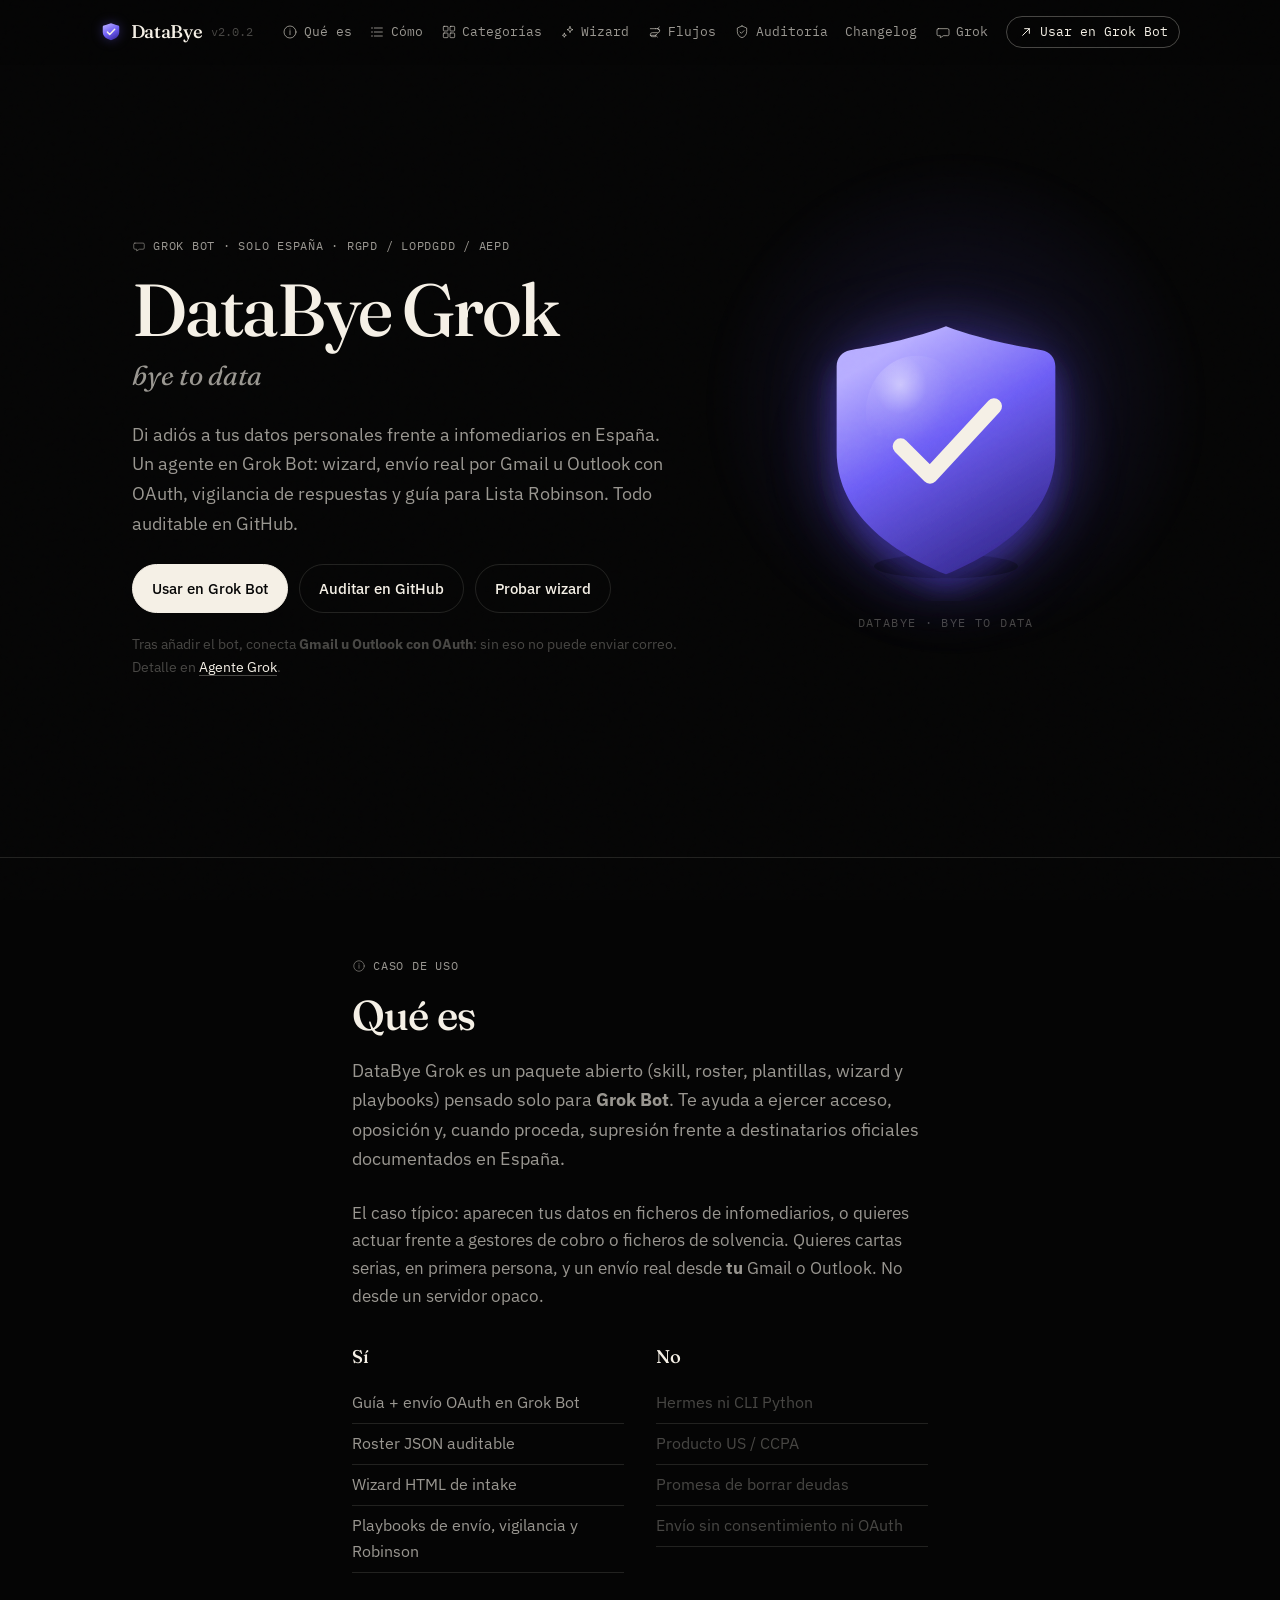
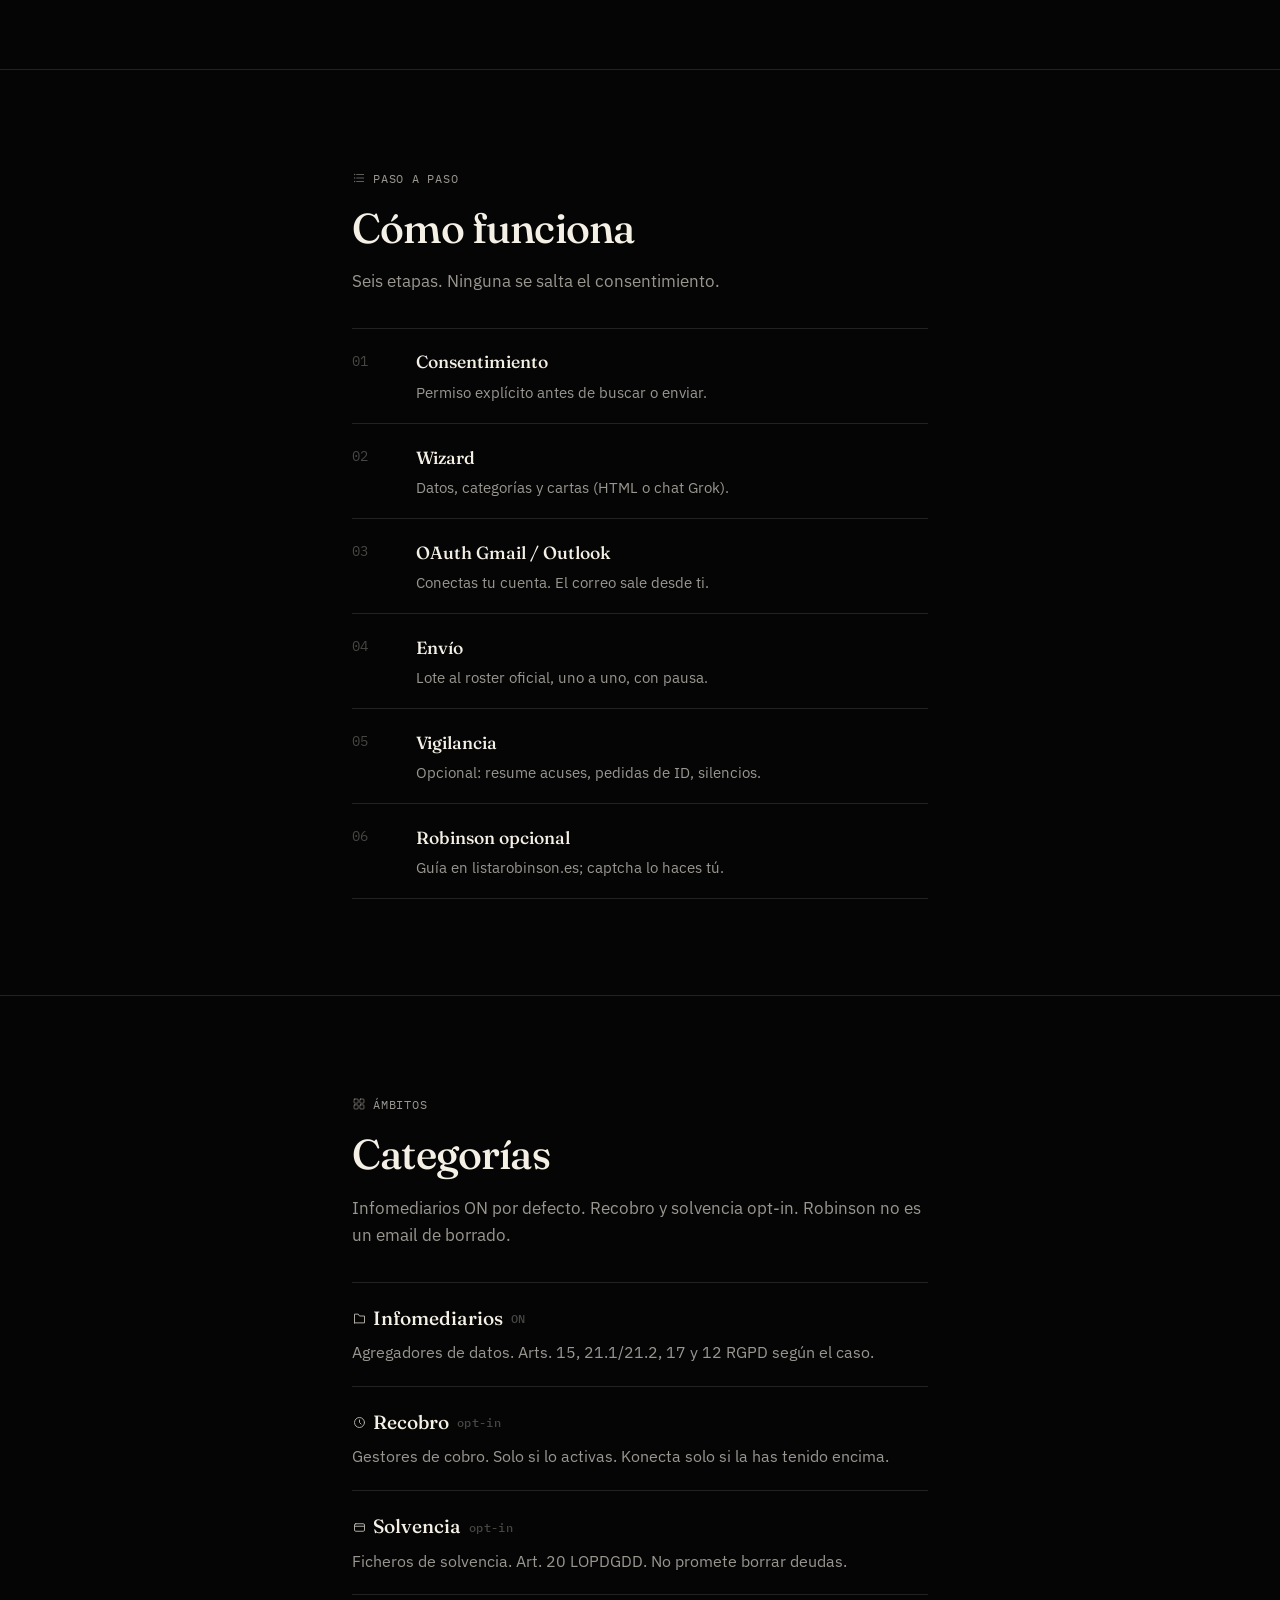
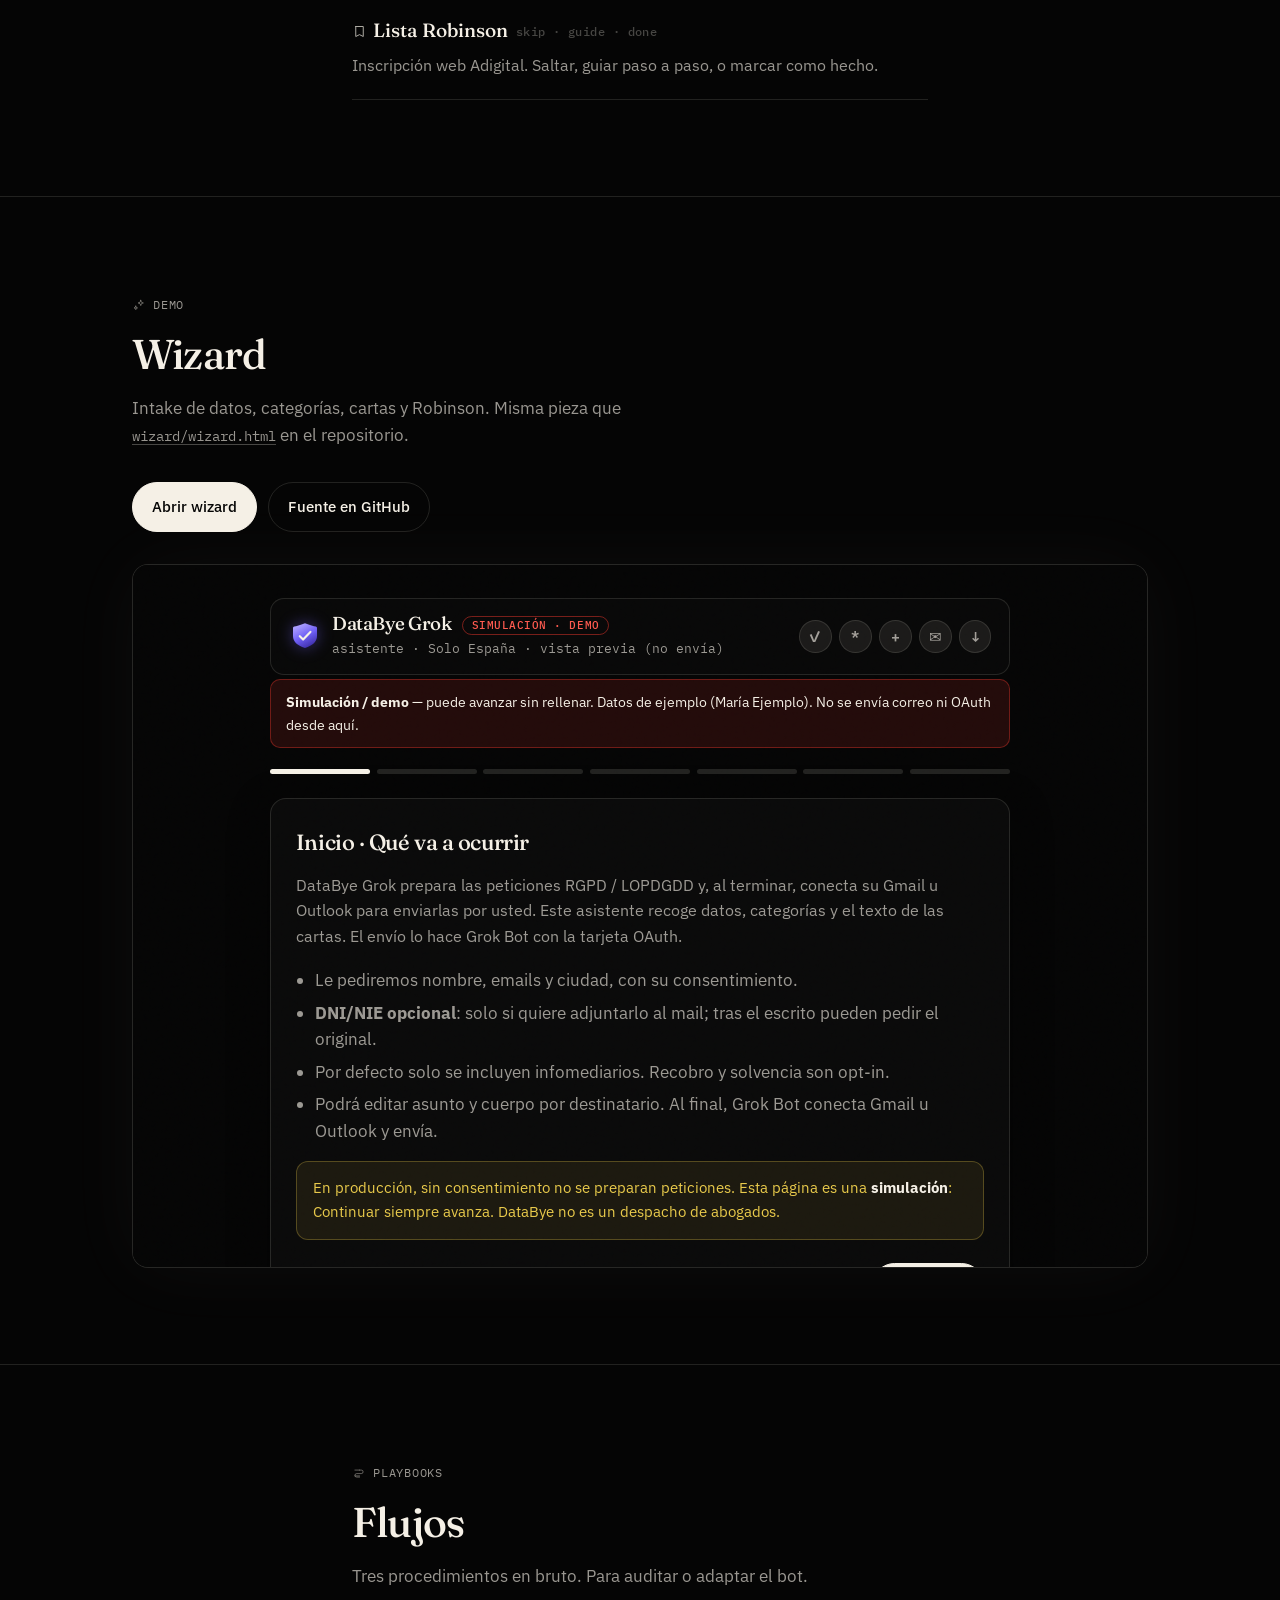
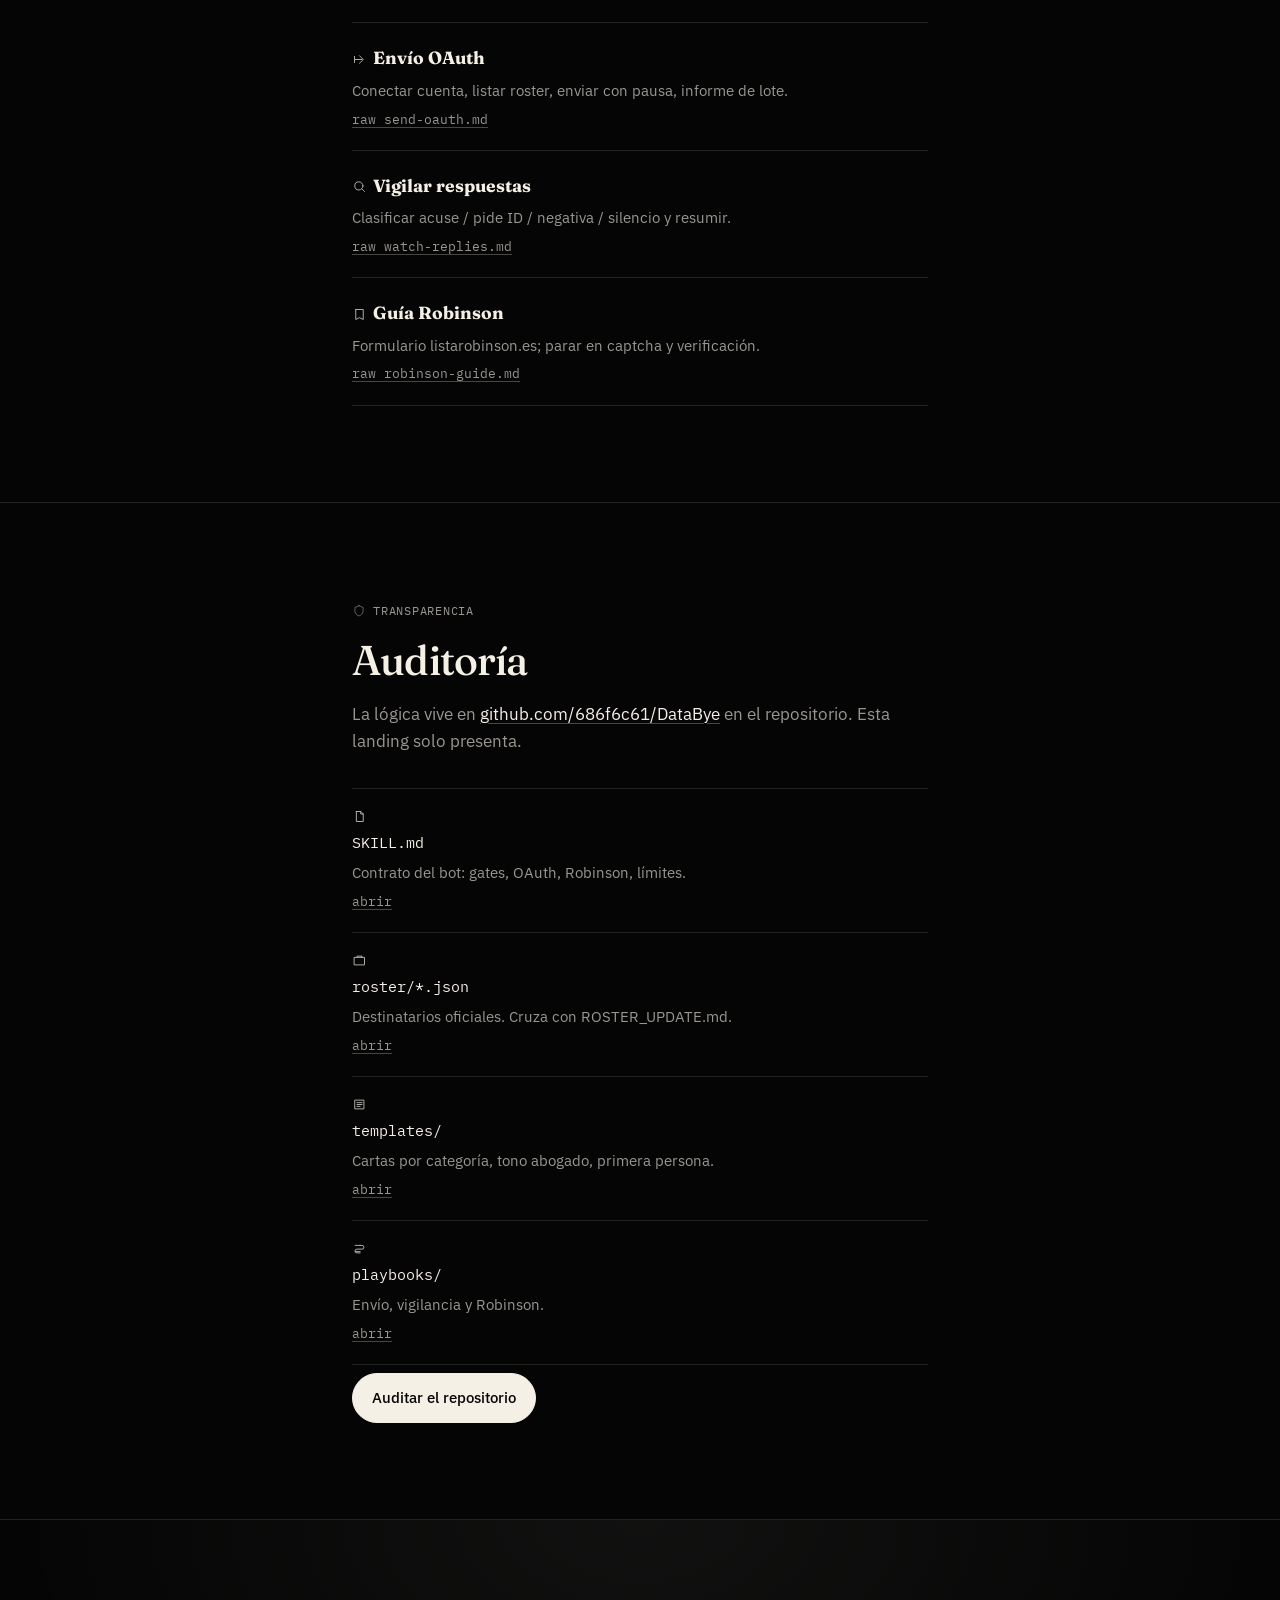
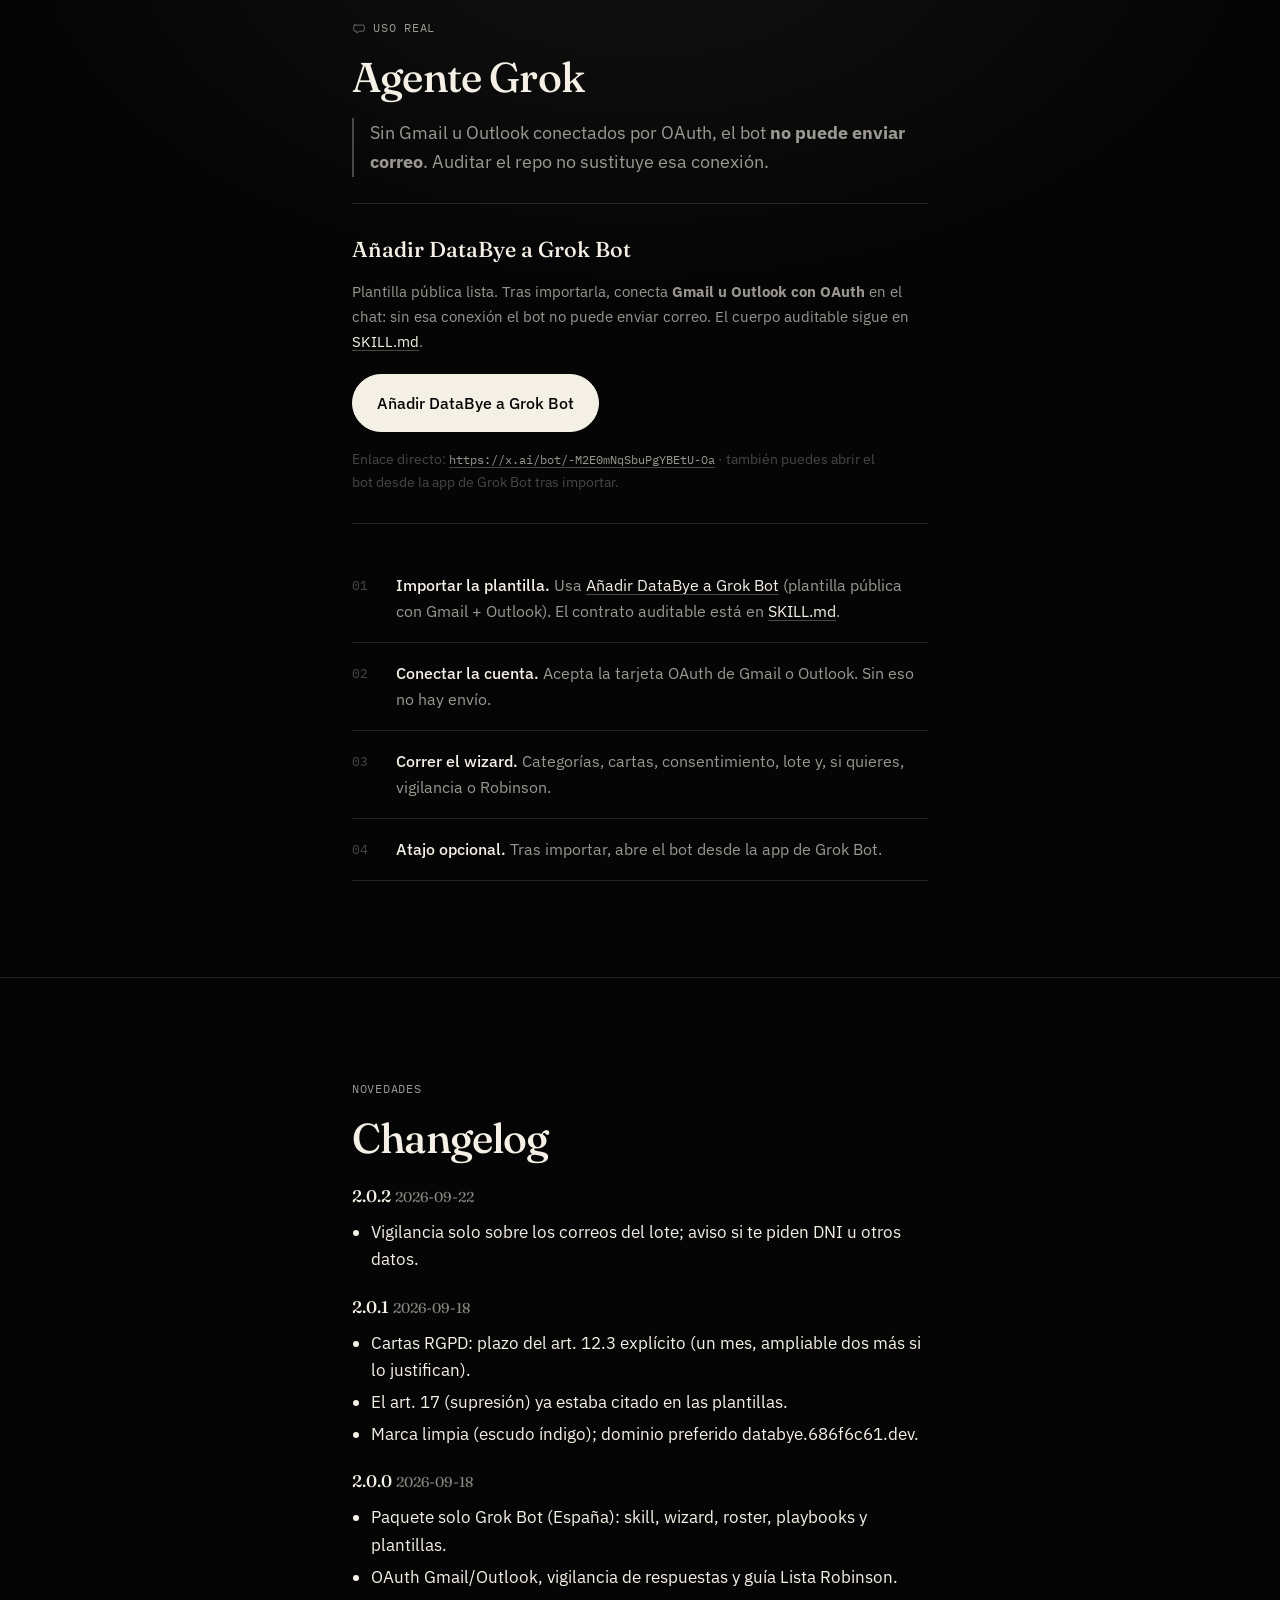
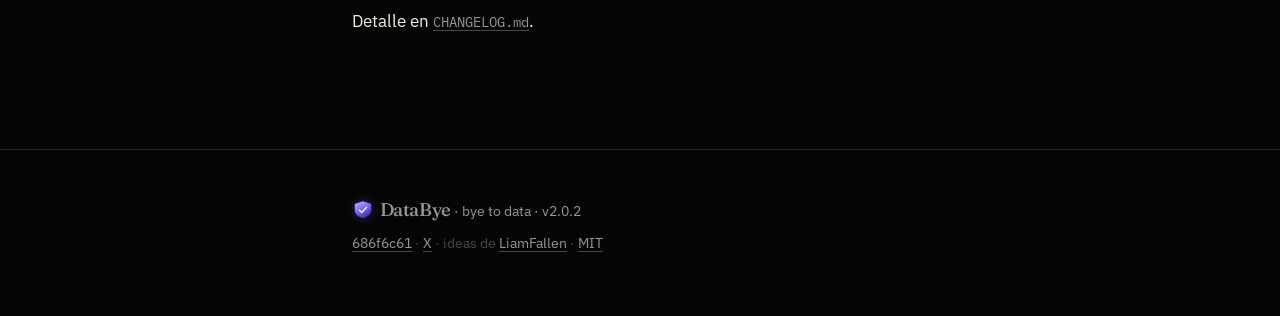
<file: index.html>
<!DOCTYPE html>
<html lang="es">
<head>
  <meta charset="utf-8">
  <meta name="viewport" content="width=device-width, initial-scale=1">
  <title>DataBye Grok · bye to data · RGPD solo España</title>
  <meta name="description" content="DataBye Grok: di adiós a tus datos en España. Wizard RGPD, envío por Gmail u Outlook (OAuth), vigilancia de respuestas y Lista Robinson. Auditable en GitHub. Solo Grok Bot.">
  <meta name="theme-color" content="#050505">
  <meta property="og:title" content="DataBye Grok · bye to data">
  <meta property="og:description" content="Ayuda RGPD solo España en Grok Bot. Wizard, OAuth Gmail/Outlook, roster auditable.">
  <meta property="og:type" content="website">
  <link rel="icon" href="favicon.svg" type="image/svg+xml">
  <link rel="alternate icon" href="favicon.png" type="image/png">
  <link rel="preconnect" href="https://fonts.googleapis.com">
  <link rel="preconnect" href="https://fonts.gstatic.com" crossorigin>
  <link href="https://fonts.googleapis.com/css2?family=Fraunces:opsz,wght@9..144,400;500;600&family=IBM+Plex+Mono:wght@400;500&family=IBM+Plex+Sans:wght@400;500;600&display=swap" rel="stylesheet">
  <link rel="stylesheet" href="styles.css">
</head>
<body>
  <div class="grain" aria-hidden="true"></div>
  <a class="skip" href="#contenido">Saltar al contenido</a>

  <header class="topbar">
    <div class="shell topbar-inner">
      <a class="brand" href="#hero">
        <svg class="brand-mark" viewBox="0 0 32 32" aria-hidden="true" xmlns="http://www.w3.org/2000/svg">
          <defs>
            <linearGradient id="bdg" x1="28%" y1="8%" x2="74%" y2="94%">
              <stop offset="0%" stop-color="#a99cff"/>
              <stop offset="50%" stop-color="#6d5ef5"/>
              <stop offset="100%" stop-color="#3d2ea8"/>
            </linearGradient>
          </defs>
          <path d="M16 3.2C20.8 5.1 25 6.1 26.7 6.5c.8.2 1.3.9 1.3 1.7V16c0 5.5-4.1 9.5-12 12C8.1 25.5 4 21.5 4 16V8.2c0-.8.5-1.5 1.3-1.7C7 6.1 11.2 5.1 16 3.2Z" fill="url(#bdg)"/>
          <path d="M10.8 16.2l3.3 3.3 7.3-7.6" fill="none" stroke="#f5f0e6" stroke-width="2.15" stroke-linecap="round" stroke-linejoin="round"/>
        </svg>
        <span class="mark">DataBye</span>
        <span class="ver">v2.0.2</span>
      </a>
      <nav class="nav" aria-label="Secciones">
        <a href="#que-es"><svg class="nav-ico" viewBox="0 0 24 24" aria-hidden="true" xmlns="http://www.w3.org/2000/svg"><circle cx="12" cy="12" r="9"/><path d="M12 10v6M12 7.5h.01"/></svg>Qué es</a>
        <a href="#como-funciona"><svg class="nav-ico" viewBox="0 0 24 24" aria-hidden="true" xmlns="http://www.w3.org/2000/svg"><path d="M8 6h12M8 12h12M8 18h12"/><circle cx="4.5" cy="6" r="1.2" fill="currentColor" stroke="none"/><circle cx="4.5" cy="12" r="1.2" fill="currentColor" stroke="none"/><circle cx="4.5" cy="18" r="1.2" fill="currentColor" stroke="none"/></svg>Cómo</a>
        <a href="#categorias"><svg class="nav-ico" viewBox="0 0 24 24" aria-hidden="true" xmlns="http://www.w3.org/2000/svg"><rect x="3.5" y="3.5" width="7" height="7" rx="1.2"/><rect x="13.5" y="3.5" width="7" height="7" rx="1.2"/><rect x="3.5" y="13.5" width="7" height="7" rx="1.2"/><rect x="13.5" y="13.5" width="7" height="7" rx="1.2"/></svg>Categorías</a>
        <a href="#wizard"><svg class="nav-ico" viewBox="0 0 24 24" aria-hidden="true" xmlns="http://www.w3.org/2000/svg"><path d="M15 4l1.2 3.3L19.5 8.5l-3.3 1.2L15 13l-1.2-3.3L10.5 8.5l3.3-1.2L15 4z"/><path d="M6.5 14l.8 2.1L9.5 17l-2.2.8L6.5 20l-.8-2.2L3.5 17l2.2-.9L6.5 14z"/></svg>Wizard</a>
        <a href="#flujos"><svg class="nav-ico" viewBox="0 0 24 24" aria-hidden="true" xmlns="http://www.w3.org/2000/svg"><path d="M5 7h8M5 17h8"/><path d="M13 7h3a3 3 0 010 6H8a3 3 0 000 6h5"/><path d="M16 7l2.5-2.5M16 7l2.5 2.5M13 17l2.5-2.5M13 17l2.5 2.5"/></svg>Flujos</a>
        <a href="#auditoria"><svg class="nav-ico" viewBox="0 0 24 24" aria-hidden="true" xmlns="http://www.w3.org/2000/svg"><path d="M12 3l7 3v5.5c0 4.5-3 7.8-7 9-4-1.2-7-4.5-7-9V6l7-3z"/><path d="M9 12l2 2 4-4"/></svg>Auditoría</a>
        <a href="#changelog">Changelog</a>
        <a href="#agente-grok"><svg class="nav-ico" viewBox="0 0 24 24" aria-hidden="true" xmlns="http://www.w3.org/2000/svg"><path d="M5 7h14a2 2 0 012 2v6.5a2 2 0 01-2 2h-6.2L8 20.5V17.5H5a2 2 0 01-2-2V9a2 2 0 012-2z"/></svg>Grok</a>
        <!-- GROK_TEMPLATE_URL -->
        <a class="nav-cta" href="https://x.ai/bot/-M2E0mNqSbuPgYBEtU-Oa"><svg class="nav-ico" viewBox="0 0 24 24" aria-hidden="true" xmlns="http://www.w3.org/2000/svg"><path d="M7 17L17 7M10 7h7v7"/></svg>Usar en Grok Bot</a>
      </nav>
    </div>
  </header>

  <main id="contenido">

    <!-- 1. Hero -->
    <section class="hero" id="hero">
      <div class="shell hero-grid">
        <div class="hero-copy">
          <p class="kicker"><svg class="kicker-ico" viewBox="0 0 24 24" aria-hidden="true" xmlns="http://www.w3.org/2000/svg"><path d="M5 7h14a2 2 0 012 2v6.5a2 2 0 01-2 2h-6.2L8 20.5V17.5H5a2 2 0 01-2-2V9a2 2 0 012-2z"/></svg>Grok Bot · solo España · RGPD / LOPDGDD / AEPD</p>
          <h1>DataBye Grok</h1>
          <p class="tagline">bye to data</p>
          <p class="lede">
            Di adiós a tus datos personales frente a infomediarios en España.
            Un agente en Grok Bot: wizard, envío real por Gmail u Outlook con OAuth,
            vigilancia de respuestas y guía para Lista Robinson. Todo auditable en GitHub.
          </p>
          <div class="cta-row">
            <!-- GROK_TEMPLATE_URL -->
            <a class="btn btn-primary" href="https://x.ai/bot/-M2E0mNqSbuPgYBEtU-Oa">Usar en Grok Bot</a>
            <a class="btn btn-ghost" href="https://github.com/686f6c61/DataBye">Auditar en GitHub</a>
            <a class="btn btn-ghost" href="#wizard">Probar wizard</a>
          </div>
          <p class="hero-note">
            Tras añadir el bot, conecta <strong>Gmail u Outlook con OAuth</strong>: sin eso no puede enviar correo.
            Detalle en <a href="#agente-grok">Agente Grok</a>.
          </p>
        </div>

        <div class="hero-agent" aria-hidden="true">
          <div class="agent-glow"></div>
          <svg class="agent" viewBox="0 0 240 240" xmlns="http://www.w3.org/2000/svg" role="img">
            <title>DataBye · bye to data</title>
            <defs>
              <linearGradient id="markFill" x1="28%" y1="8%" x2="74%" y2="96%">
                <stop offset="0%" stop-color="#b7adff"/>
                <stop offset="42%" stop-color="#6d5ef5"/>
                <stop offset="100%" stop-color="#352890"/>
              </linearGradient>
              <radialGradient id="markSpec" cx="34%" cy="26%" r="52%">
                <stop offset="0%" stop-color="#ffffff" stop-opacity="0.48"/>
                <stop offset="50%" stop-color="#ffffff" stop-opacity="0.08"/>
                <stop offset="100%" stop-color="#ffffff" stop-opacity="0"/>
              </radialGradient>
              <filter id="markSoft" x="-25%" y="-15%" width="150%" height="150%">
                <feDropShadow dx="0" dy="12" stdDeviation="10" flood-color="#4c3fd4" flood-opacity="0.42"/>
              </filter>
            </defs>
            <ellipse class="mark-ground" cx="120" cy="214" rx="54" ry="9" fill="rgba(0,0,0,0.38)"/>
            <g class="mark-body" filter="url(#markSoft)">
              <path d="M120 34c32 12 62 16 72 18 6 1 10 6 10 12v64c0 42-34 72-82 92-48-20-82-50-82-92V64c0-6 4-11 10-12 10-2 40-6 72-18Z" fill="url(#markFill)"/>
              <ellipse cx="98" cy="98" rx="38" ry="42" fill="url(#markSpec)"/>
              <path d="M86 124l22 22 48-52" fill="none" stroke="#f5f0e6" stroke-width="12" stroke-linecap="round" stroke-linejoin="round"/>
            </g>
          </svg>
          <p class="agent-caption">DataBye · bye to data</p>
        </div>
      </div>
    </section>

    <!-- 2. Qué es -->
    <section class="section" id="que-es">
      <div class="shell narrow">
        <p class="kicker"><svg class="kicker-ico" viewBox="0 0 24 24" aria-hidden="true" xmlns="http://www.w3.org/2000/svg"><circle cx="12" cy="12" r="9"/><path d="M12 10v6M12 7.5h.01"/></svg>Caso de uso</p>
        <h2>Qué es</h2>
        <p class="lede-block">
          DataBye Grok es un paquete abierto (skill, roster, plantillas, wizard y playbooks)
          pensado solo para <strong>Grok Bot</strong>. Te ayuda a ejercer acceso, oposición y,
          cuando proceda, supresión frente a destinatarios oficiales documentados en España.
        </p>
        <p class="body-text">
          El caso típico: aparecen tus datos en ficheros de infomediarios, o quieres actuar
          frente a gestores de cobro o ficheros de solvencia. Quieres cartas serias, en primera
          persona, y un envío real desde <strong>tu</strong> Gmail o Outlook. No desde un servidor opaco.
        </p>
        <div class="pair">
          <div>
            <h3>Sí</h3>
            <ul class="bare">
              <li>Guía + envío OAuth en Grok Bot</li>
              <li>Roster JSON auditable</li>
              <li>Wizard HTML de intake</li>
              <li>Playbooks de envío, vigilancia y Robinson</li>
            </ul>
          </div>
          <div>
            <h3>No</h3>
            <ul class="bare muted-list">
              <li>Hermes ni CLI Python</li>
              <li>Producto US / CCPA</li>
              <li>Promesa de borrar deudas</li>
              <li>Envío sin consentimiento ni OAuth</li>
            </ul>
          </div>
        </div>
      </div>
    </section>

    <!-- 3. Cómo funciona -->
    <section class="section" id="como-funciona">
      <div class="shell narrow">
        <p class="kicker"><svg class="kicker-ico" viewBox="0 0 24 24" aria-hidden="true" xmlns="http://www.w3.org/2000/svg"><path d="M8 6h12M8 12h12M8 18h12"/><circle cx="4.5" cy="6" r="1.2" fill="currentColor" stroke="none"/><circle cx="4.5" cy="12" r="1.2" fill="currentColor" stroke="none"/><circle cx="4.5" cy="18" r="1.2" fill="currentColor" stroke="none"/></svg>Paso a paso</p>
        <h2>Cómo funciona</h2>
        <p class="section-lede">Seis etapas. Ninguna se salta el consentimiento.</p>
        <ol class="steps">
          <li><span>01</span><div><strong>Consentimiento</strong><p>Permiso explícito antes de buscar o enviar.</p></div></li>
          <li><span>02</span><div><strong>Wizard</strong><p>Datos, categorías y cartas (HTML o chat Grok).</p></div></li>
          <li><span>03</span><div><strong>OAuth Gmail / Outlook</strong><p>Conectas tu cuenta. El correo sale desde ti.</p></div></li>
          <li><span>04</span><div><strong>Envío</strong><p>Lote al roster oficial, uno a uno, con pausa.</p></div></li>
          <li><span>05</span><div><strong>Vigilancia</strong><p>Opcional: resume acuses, pedidas de ID, silencios.</p></div></li>
          <li><span>06</span><div><strong>Robinson opcional</strong><p>Guía en listarobinson.es; captcha lo haces tú.</p></div></li>
        </ol>
      </div>
    </section>

    <!-- 4. Categorías -->
    <section class="section" id="categorias">
      <div class="shell narrow">
        <p class="kicker"><svg class="kicker-ico" viewBox="0 0 24 24" aria-hidden="true" xmlns="http://www.w3.org/2000/svg"><rect x="3.5" y="3.5" width="7" height="7" rx="1.2"/><rect x="13.5" y="3.5" width="7" height="7" rx="1.2"/><rect x="3.5" y="13.5" width="7" height="7" rx="1.2"/><rect x="13.5" y="13.5" width="7" height="7" rx="1.2"/></svg>Ámbitos</p>
        <h2>Categorías</h2>
        <p class="section-lede">Infomediarios ON por defecto. Recobro y solvencia opt-in. Robinson no es un email de borrado.</p>
        <dl class="cats">
          <div>
            <dt><svg class="card-ico" viewBox="0 0 24 24" aria-hidden="true" xmlns="http://www.w3.org/2000/svg"><path d="M4 19V5h6l2 3h8v11H4z"/></svg>Infomediarios <em>ON</em></dt>
            <dd>Agregadores de datos. Arts. 15, 21.1/21.2, 17 y 12 RGPD según el caso.</dd>
          </div>
          <div>
            <dt><svg class="card-ico" viewBox="0 0 24 24" aria-hidden="true" xmlns="http://www.w3.org/2000/svg"><circle cx="12" cy="12" r="8"/><path d="M12 8v4l2.5 2.5"/></svg>Recobro <em>opt-in</em></dt>
            <dd>Gestores de cobro. Solo si lo activas. Konecta solo si la has tenido encima.</dd>
          </div>
          <div>
            <dt><svg class="card-ico" viewBox="0 0 24 24" aria-hidden="true" xmlns="http://www.w3.org/2000/svg"><rect x="4" y="6" width="16" height="12" rx="2"/><path d="M4 10h16"/></svg>Solvencia <em>opt-in</em></dt>
            <dd>Ficheros de solvencia. Art. 20 LOPDGDD. No promete borrar deudas.</dd>
          </div>
          <div>
            <dt><svg class="card-ico" viewBox="0 0 24 24" aria-hidden="true" xmlns="http://www.w3.org/2000/svg"><path d="M6 4h12v16l-6-3-6 3V4z"/></svg>Lista Robinson <em>skip · guide · done</em></dt>
            <dd>Inscripción web Adigital. Saltar, guiar paso a paso, o marcar como hecho.</dd>
          </div>
        </dl>
      </div>
    </section>

    <!-- 5. Wizard -->
    <section class="section" id="wizard">
      <div class="shell">
        <div class="narrow">
          <p class="kicker"><svg class="kicker-ico" viewBox="0 0 24 24" aria-hidden="true" xmlns="http://www.w3.org/2000/svg"><path d="M15 4l1.2 3.3L19.5 8.5l-3.3 1.2L15 13l-1.2-3.3L10.5 8.5l3.3-1.2L15 4z"/><path d="M6.5 14l.8 2.1L9.5 17l-2.2.8L6.5 20l-.8-2.2L3.5 17l2.2-.9L6.5 14z"/></svg>Demo</p>
          <h2>Wizard</h2>
          <p class="section-lede">
            Intake de datos, categorías, cartas y Robinson. Misma pieza que
            <a href="https://github.com/686f6c61/DataBye/blob/main/wizard/wizard.html"><code>wizard/wizard.html</code></a>
            en el repositorio.
          </p>
          <div class="cta-row">
            <a class="btn btn-primary" href="wizard.html" target="_blank" rel="noopener">Abrir wizard</a>
            <a class="btn btn-ghost" href="https://github.com/686f6c61/DataBye/blob/main/wizard/wizard.html">Fuente en GitHub</a>
          </div>
        </div>
        <div class="wizard-frame-wrap">
          <iframe class="wizard-frame" title="Wizard DataBye" src="wizard.html" loading="lazy" referrerpolicy="no-referrer"></iframe>
        </div>
      </div>
    </section>

    <!-- 6. Flujos -->
    <section class="section" id="flujos">
      <div class="shell narrow">
        <p class="kicker"><svg class="kicker-ico" viewBox="0 0 24 24" aria-hidden="true" xmlns="http://www.w3.org/2000/svg"><path d="M5 7h8M5 17h8"/><path d="M13 7h3a3 3 0 010 6H8a3 3 0 000 6h5"/></svg>Playbooks</p>
        <h2>Flujos</h2>
        <p class="section-lede">Tres procedimientos en bruto. Para auditar o adaptar el bot.</p>
        <ul class="flows">
          <li>
            <strong><svg class="card-ico" viewBox="0 0 24 24" aria-hidden="true" xmlns="http://www.w3.org/2000/svg"><path d="M4 12h12"/><path d="M12 6l6 6-6 6"/><path d="M4 7v10"/></svg>Envío OAuth</strong>
            <span>Conectar cuenta, listar roster, enviar con pausa, informe de lote.</span>
            <a href="https://raw.githubusercontent.com/686f6c61/DataBye/main/playbooks/send-oauth.md">raw send-oauth.md</a>
          </li>
          <li>
            <strong><svg class="card-ico" viewBox="0 0 24 24" aria-hidden="true" xmlns="http://www.w3.org/2000/svg"><circle cx="11" cy="11" r="6.5"/><path d="M16 16l4 4"/></svg>Vigilar respuestas</strong>
            <span>Clasificar acuse / pide ID / negativa / silencio y resumir.</span>
            <a href="https://raw.githubusercontent.com/686f6c61/DataBye/main/playbooks/watch-replies.md">raw watch-replies.md</a>
          </li>
          <li>
            <strong><svg class="card-ico" viewBox="0 0 24 24" aria-hidden="true" xmlns="http://www.w3.org/2000/svg"><path d="M6 4h12v16l-6-3-6 3V4z"/></svg>Guía Robinson</strong>
            <span>Formulario listarobinson.es; parar en captcha y verificación.</span>
            <a href="https://raw.githubusercontent.com/686f6c61/DataBye/main/playbooks/robinson-guide.md">raw robinson-guide.md</a>
          </li>
        </ul>
      </div>
    </section>

    <!-- 7. Auditoría -->
    <section class="section" id="auditoria">
      <div class="shell narrow">
        <p class="kicker"><svg class="kicker-ico" viewBox="0 0 24 24" aria-hidden="true" xmlns="http://www.w3.org/2000/svg"><path d="M12 3l7 3v5.5c0 4.5-3 7.8-7 9-4-1.2-7-4.5-7-9V6l7-3z"/></svg>Transparencia</p>
        <h2>Auditoría</h2>
        <p class="section-lede">
          La lógica vive en
          <a href="https://github.com/686f6c61/DataBye">github.com/686f6c61/DataBye</a>
          en el repositorio. Esta landing solo presenta.
        </p>
        <ul class="audit">
          <li>
            <svg class="card-ico" viewBox="0 0 24 24" aria-hidden="true" xmlns="http://www.w3.org/2000/svg"><path d="M7 4h7l4 4v12H7V4z"/><path d="M14 4v4h4"/></svg><code>SKILL.md</code>
            <span>Contrato del bot: gates, OAuth, Robinson, límites.</span>
            <a href="https://github.com/686f6c61/DataBye/blob/main/SKILL.md">abrir</a>
          </li>
          <li>
            <svg class="card-ico" viewBox="0 0 24 24" aria-hidden="true" xmlns="http://www.w3.org/2000/svg"><path d="M4 7h16v12H4z"/><path d="M8 7V5h8v2"/></svg><code>roster/*.json</code>
            <span>Destinatarios oficiales. Cruza con ROSTER_UPDATE.md.</span>
            <a href="https://github.com/686f6c61/DataBye/tree/main/roster">abrir</a>
          </li>
          <li>
            <svg class="card-ico" viewBox="0 0 24 24" aria-hidden="true" xmlns="http://www.w3.org/2000/svg"><path d="M5 5h14v14H5z"/><path d="M8 9h8M8 12h8M8 15h5"/></svg><code>templates/</code>
            <span>Cartas por categoría, tono abogado, primera persona.</span>
            <a href="https://github.com/686f6c61/DataBye/tree/main/templates">abrir</a>
          </li>
          <li>
            <svg class="card-ico" viewBox="0 0 24 24" aria-hidden="true" xmlns="http://www.w3.org/2000/svg"><path d="M5 7h8M5 17h8"/><path d="M13 7h3a3 3 0 010 6H8a3 3 0 000 6h5"/></svg><code>playbooks/</code>
            <span>Envío, vigilancia y Robinson.</span>
            <a href="https://github.com/686f6c61/DataBye/tree/main/playbooks">abrir</a>
          </li>
        </ul>
        <p class="cta-row">
          <a class="btn btn-primary" href="https://github.com/686f6c61/DataBye">Auditar el repositorio</a>
        </p>
      </div>
    </section>

    <!-- 8. Agente Grok -->
    <section class="section section-grok" id="agente-grok">
      <div class="shell narrow">
        <p class="kicker"><svg class="kicker-ico" viewBox="0 0 24 24" aria-hidden="true" xmlns="http://www.w3.org/2000/svg"><path d="M5 7h14a2 2 0 012 2v6.5a2 2 0 01-2 2h-6.2L8 20.5V17.5H5a2 2 0 01-2-2V9a2 2 0 012-2z"/></svg>Uso real</p>
        <h2>Agente Grok</h2>
        <p class="lede-block warn">
          Sin Gmail u Outlook conectados por OAuth, el bot <strong>no puede enviar correo</strong>.
          Auditar el repo no sustituye esa conexión.
        </p>

        <div class="grok-box">
          <h3>Añadir DataBye a Grok Bot</h3>
          <p class="placeholder-note">
            Plantilla pública lista. Tras importarla, conecta <strong>Gmail u Outlook con OAuth</strong>
            en el chat: sin esa conexión el bot no puede enviar correo.
            El cuerpo auditable sigue en
            <a href="https://github.com/686f6c61/DataBye/blob/main/SKILL.md">SKILL.md</a>.
          </p>
          <!-- GROK_TEMPLATE_URL -->
          <a class="btn btn-primary btn-lg" href="https://x.ai/bot/-M2E0mNqSbuPgYBEtU-Oa">Añadir DataBye a Grok Bot</a>
          <p class="btn-sub">
            Enlace directo:
            <a href="https://x.ai/bot/-M2E0mNqSbuPgYBEtU-Oa"><code>https://x.ai/bot/-M2E0mNqSbuPgYBEtU-Oa</code></a>
            · también puedes abrir el bot desde la app de Grok Bot tras importar.
          </p>
        </div>

        <ol class="grok-steps">
          <li>
            <strong>Importar la plantilla.</strong>
            Usa <a href="https://x.ai/bot/-M2E0mNqSbuPgYBEtU-Oa">Añadir DataBye a Grok Bot</a>
            (plantilla pública con Gmail + Outlook). El contrato auditable está en
            <a href="https://github.com/686f6c61/DataBye/blob/main/SKILL.md">SKILL.md</a>.
          </li>
          <li>
            <strong>Conectar la cuenta.</strong>
            Acepta la tarjeta OAuth de Gmail o Outlook. Sin eso no hay envío.
          </li>
          <li>
            <strong>Correr el wizard.</strong>
            Categorías, cartas, consentimiento, lote y, si quieres, vigilancia o Robinson.
          </li>
          <li>
            <strong>Atajo opcional.</strong>
            Tras importar, abre el bot desde la app de Grok Bot.
          </li>
        </ol>
      </div>
    </section>
  </main>

  <!-- 9. Footer -->

    <section class="section" id="changelog">
      <div class="shell narrow">
        <p class="kicker">Novedades</p>
        <h2>Changelog</h2>
        <div class="changelog">
          <h3>2.0.2 <span class="muted">2026-09-22</span></h3>
          <ul>
            <li>Vigilancia solo sobre los correos del lote; aviso si te piden DNI u otros datos.</li>
          </ul>
          <h3>2.0.1 <span class="muted">2026-09-18</span></h3>
          <ul>
            <li>Cartas RGPD: plazo del art. 12.3 explícito (un mes, ampliable dos más si lo justifican).</li>
            <li>El art. 17 (supresión) ya estaba citado en las plantillas.</li>
            <li>Marca limpia (escudo índigo); dominio preferido databye.686f6c61.dev.</li>
          </ul>
          <h3>2.0.0 <span class="muted">2026-09-18</span></h3>
          <ul>
            <li>Paquete solo Grok Bot (España): skill, wizard, roster, playbooks y plantillas.</li>
            <li>OAuth Gmail/Outlook, vigilancia de respuestas y guía Lista Robinson.</li>
          </ul>
          <p class="hint">Detalle en <a href="https://github.com/686f6c61/DataBye/blob/main/CHANGELOG.md"><code>CHANGELOG.md</code></a>.</p>
        </div>
      </div>
    </section>

  <footer class="footer" id="footer">
    <div class="shell footer-inner">
      <p class="footer-brand"><svg class="brand-mark" viewBox="0 0 32 32" aria-hidden="true" xmlns="http://www.w3.org/2000/svg" style="display:inline-block;vertical-align:-0.35em;margin-right:0.35rem"><defs><linearGradient id="fbdg" x1="28%" y1="8%" x2="74%" y2="94%"><stop offset="0%" stop-color="#a99cff"/><stop offset="50%" stop-color="#6d5ef5"/><stop offset="100%" stop-color="#3d2ea8"/></linearGradient></defs><path d="M16 3.2C20.8 5.1 25 6.1 26.7 6.5c.8.2 1.3.9 1.3 1.7V16c0 5.5-4.1 9.5-12 12C8.1 25.5 4 21.5 4 16V8.2c0-.8.5-1.5 1.3-1.7C7 6.1 11.2 5.1 16 3.2Z" fill="url(#fbdg)"/><path d="M10.8 16.2l3.3 3.3 7.3-7.6" fill="none" stroke="#f5f0e6" stroke-width="2.15" stroke-linecap="round" stroke-linejoin="round"/></svg><span class="mark">DataBye</span> · bye to data · v2.0.2</p>
      <p>
        <a href="https://github.com/686f6c61">686f6c61</a>
        · <a href="https://x.com/686f6c61">X</a>
        · ideas de <a href="https://github.com/LiamFallen">LiamFallen</a>
        · <a href="https://github.com/686f6c61/DataBye/blob/main/LICENSE">MIT</a>
      </p>
    </div>
  </footer>
</body>
</html>
</file>
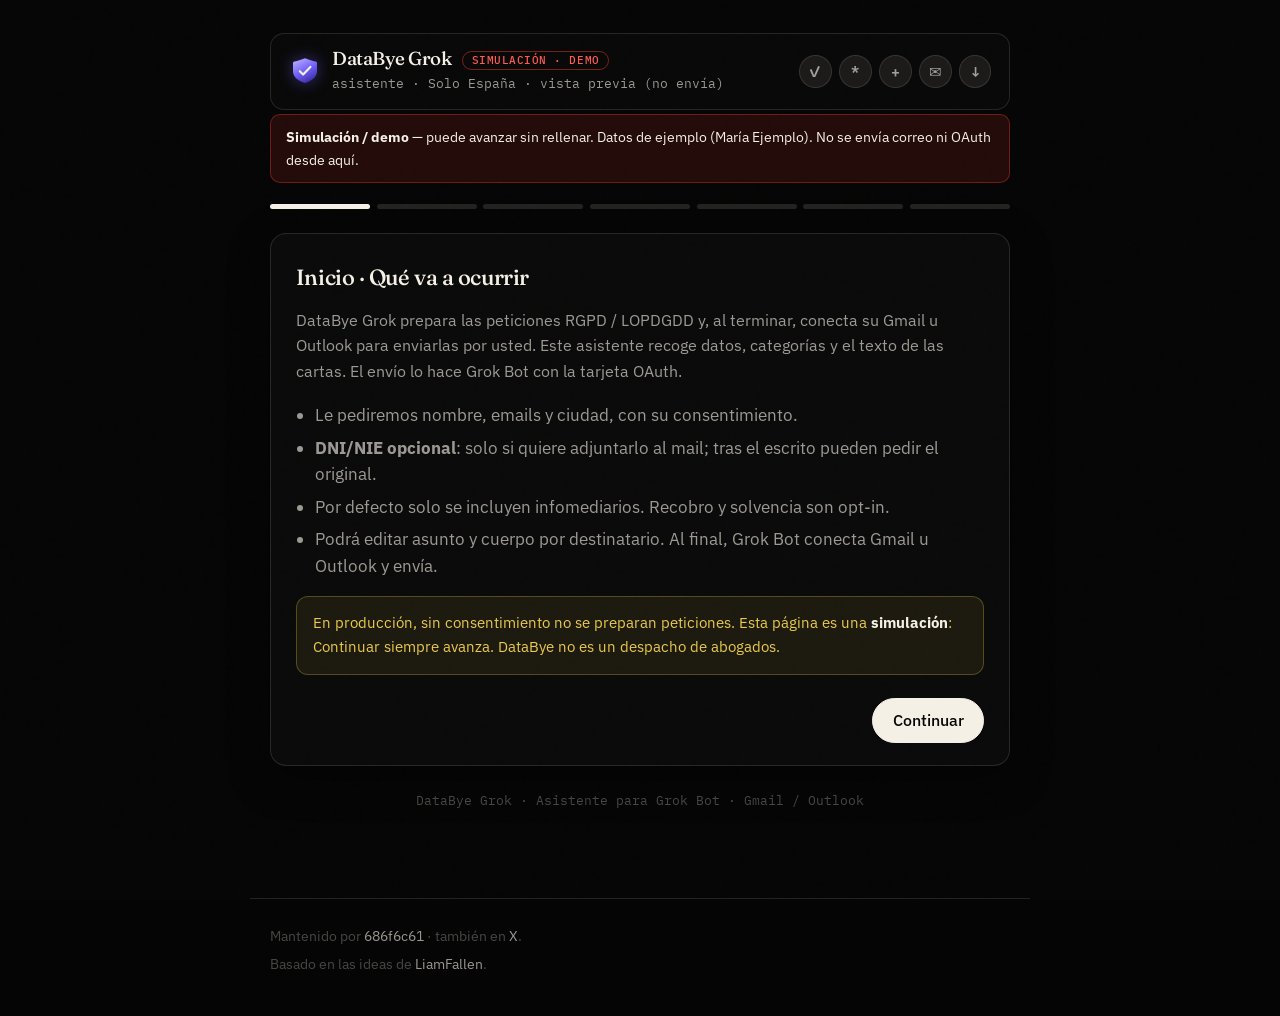
<file: wizard.html>
<!DOCTYPE html>
<html lang="es">
<head>
<meta charset="utf-8" />
<meta name="viewport" content="width=device-width, initial-scale=1" />
<link rel="icon" href="[data-uri]" type="image/svg+xml">
<title>DataBye · Wizard (simulación)</title>
<link rel="preconnect" href="https://fonts.googleapis.com">
<link rel="preconnect" href="https://fonts.gstatic.com" crossorigin>
<link href="https://fonts.googleapis.com/css2?family=Fraunces:opsz,wght@9..144,400;500;600&family=IBM+Plex+Mono:wght@400;500&family=IBM+Plex+Sans:wght@400;500;600&display=swap" rel="stylesheet">
<meta name="theme-color" content="#050505">
<style>
  :root {
    --bg: #050505;
    --bg-soft: #0a0a0a;
    --cream: #f5f0e6;
    --cream-dim: rgba(245, 240, 230, 0.62);
    --cream-faint: rgba(245, 240, 230, 0.28);
    --line: rgba(245, 240, 230, 0.12);
    --glow: rgba(245, 240, 230, 0.08);
    --warn: #e8c94a;
    --warn-bg: rgba(232, 201, 74, 0.08);
    --warn-line: rgba(232, 201, 74, 0.28);
    --mono: "IBM Plex Mono", ui-monospace, SFMono-Regular, Menlo, Consolas, monospace;
    --sans: "IBM Plex Sans", system-ui, -apple-system, Segoe UI, Roboto, sans-serif;
    --display: "Fraunces", Georgia, "Times New Roman", serif;
    --radius: 16px;
    --shadow: 0 12px 40px rgba(0, 0, 0, 0.45);
    /* aliases used by wizard markup / inline styles */
    --ink: var(--cream);
    --muted: var(--cream-dim);
    --accent: var(--cream);
    --accent-dim: var(--cream-faint);
    --accent-soft: var(--glow);
    --card: var(--bg-soft);
    --input-bg: #080808;
    --font: var(--sans);
  }

  *, *::before, *::after { box-sizing: border-box; }

  html {
    color-scheme: dark;
  }

  html, body {
    margin: 0;
    padding: 0;
    background: var(--bg);
    color: var(--cream);
    font-family: var(--sans);
    font-size: 1.02rem;
    line-height: 1.6;
    -webkit-font-smoothing: antialiased;
  }

  body {
    min-height: 100vh;
    position: relative;
    overflow-x: hidden;
  }

  .grain {
    pointer-events: none;
    position: fixed;
    inset: 0;
    z-index: 50;
    opacity: 0.045;
    mix-blend-mode: overlay;
    background-image: url("data:image/svg+xml,%3Csvg viewBox='0 0 200 200' xmlns='http://www.w3.org/2000/svg'%3E%3Cfilter id='n'%3E%3CfeTurbulence type='fractalNoise' baseFrequency='0.85' numOctaves='4' stitchTiles='stitch'/%3E%3C/filter%3E%3Crect width='100%25' height='100%25' filter='url(%23n)'/%3E%3C/svg%3E");
  }

  a {
    color: var(--cream);
    text-underline-offset: 3px;
    text-decoration-thickness: 1px;
    text-decoration-color: var(--cream-faint);
  }
  a:hover { text-decoration-color: var(--cream); }

  .wrap {
    max-width: 780px;
    margin: 0 auto;
    padding: 2rem 1.25rem 3rem;
    position: relative;
    z-index: 1;
  }

  .progress {
    display: flex;
    gap: 0.4rem;
    margin: 1.25rem 0 1.5rem;
  }
  .progress span {
    flex: 1;
    height: 5px;
    border-radius: 99px;
    background: var(--line);
    transition: background 0.25s ease;
  }
  .progress span.on { background: var(--cream); }
  .progress span.done { background: var(--cream-faint); }

  .card {
    background: var(--bg-soft);
    border: 1px solid var(--line);
    border-radius: var(--radius);
    box-shadow: var(--shadow);
    padding: 1.6rem 1.5rem 1.4rem;
  }

  .step { display: none; }
  .step.active { display: block; animation: fade 0.28s ease; }
  @keyframes fade {
    from { opacity: 0; transform: translateY(6px); }
    to { opacity: 1; transform: none; }
  }

  h2 {
    font-family: var(--display);
    font-size: 1.35rem;
    margin: 0 0 0.75rem;
    font-weight: 500;
    letter-spacing: -0.02em;
    color: var(--cream);
  }
  h3 {
    font-family: var(--display);
    font-size: 1.05rem;
    margin: 1.25rem 0 0.5rem;
    font-weight: 500;
    color: var(--cream);
  }

  .lede {
    color: var(--cream-dim);
    margin: 0 0 1.1rem;
    font-size: 0.98rem;
  }
  ul.calm {
    margin: 0 0 1rem;
    padding-left: 1.15rem;
    color: var(--cream-dim);
  }
  ul.calm li { margin: 0.35rem 0; }

  label.field {
    display: block;
    margin: 0.85rem 0 0.3rem;
    font-size: 0.88rem;
    font-weight: 500;
    color: var(--cream);
  }

  input[type="text"], input[type="email"], textarea, select {
    width: 100%;
    padding: 0.7rem 0.8rem;
    border: 1px solid var(--line);
    border-radius: 10px;
    font: inherit;
    background: var(--input-bg);
    color: var(--cream);
  }
  input:focus, textarea:focus, select:focus {
    outline: 2px solid var(--cream-faint);
    border-color: var(--cream-dim);
  }
  textarea { min-height: 110px; resize: vertical; }

  .hint {
    font-size: 0.82rem;
    color: var(--cream-dim);
    margin: 0.25rem 0 0;
  }

  .check {
    display: flex;
    gap: 0.65rem;
    align-items: flex-start;
    margin-top: 1.1rem;
    padding: 0.85rem 1rem;
    background: var(--glow);
    border-radius: 12px;
    border: 1px solid var(--line);
  }
  .check input { margin-top: 0.25rem; flex-shrink: 0; accent-color: var(--cream); }
  .check.opt {
    background: var(--input-bg);
    border-color: var(--line);
    margin-top: 0.85rem;
  }
  .check.opt .help {
    display: block;
    font-size: 0.85rem;
    color: var(--cream-dim);
    font-weight: 400;
    margin-top: 0.35rem;
  }

  .note-box {
    margin: 1rem 0;
    padding: 0.9rem 1rem;
    background: var(--warn-bg);
    border-radius: 12px;
    border: 1px solid var(--warn-line);
    color: var(--warn);
    font-size: 0.92rem;
  }
  .note-box strong { color: var(--cream); }

  .opt-tag {
    display: inline-block;
    font-size: 0.72rem;
    font-weight: 600;
    letter-spacing: 0.04em;
    text-transform: uppercase;
    font-family: var(--mono);
    background: var(--glow);
    color: var(--cream-dim);
    border: 1px solid var(--line);
    padding: 0.15rem 0.45rem;
    border-radius: 6px;
    vertical-align: middle;
    margin-left: 0.35rem;
  }

  .badge {
    display: inline-block;
    font-size: 0.7rem;
    font-weight: 600;
    letter-spacing: 0.03em;
    text-transform: uppercase;
    font-family: var(--mono);
    padding: 0.12rem 0.4rem;
    border-radius: 6px;
    margin-left: 0.35rem;
  }
  .badge.doc {
    background: var(--glow);
    color: var(--cream);
    border: 1px solid var(--line);
  }
  .badge.likely {
    background: var(--warn-bg);
    color: var(--warn);
    border: 1px solid var(--warn-line);
  }
  .badge.web {
    background: var(--glow);
    color: var(--cream-dim);
    border: 1px solid var(--line);
  }

  .target {
    border: 1px solid var(--line);
    border-radius: 12px;
    padding: 0.9rem 1rem;
    margin: 0.65rem 0;
    background: var(--input-bg);
  }
  .target-head {
    display: flex;
    align-items: flex-start;
    justify-content: space-between;
    gap: 0.75rem;
    flex-wrap: wrap;
  }
  .target-head .name { font-weight: 600; color: var(--cream); }
  .target-head .meta {
    font-size: 0.8rem;
    color: var(--cream-dim);
    margin-top: 0.2rem;
    font-family: var(--mono);
  }
  .target.collapsed .body-edit { display: none; }

  .nav {
    display: flex;
    justify-content: space-between;
    gap: 0.75rem;
    margin-top: 1.4rem;
    flex-wrap: wrap;
  }

  button {
    display: inline-flex;
    align-items: center;
    justify-content: center;
    font-family: var(--sans);
    font-weight: 500;
    font-size: 0.95rem;
    cursor: pointer;
    border-radius: 999px;
    padding: 0.7rem 1.2rem;
    border: 1px solid transparent;
    transition: background 0.2s, border-color 0.2s, color 0.2s;
  }
  button.primary {
    background: var(--cream);
    color: #050505;
    border-color: var(--cream);
  }
  button.primary:hover {
    background: #fff;
    border-color: #fff;
  }
  button.primary:disabled {
    opacity: 0.45;
    cursor: not-allowed;
  }
  button.ghost {
    background: transparent;
    border-color: var(--cream-faint);
    color: var(--cream);
  }
  button.ghost:hover {
    background: var(--glow);
    border-color: var(--cream-dim);
  }
  button.secondary {
    background: transparent;
    color: var(--cream);
    font-weight: 500;
    border-color: var(--cream-faint);
  }
  button.secondary:hover {
    background: var(--glow);
    border-color: var(--cream-dim);
  }

  .summary dl { margin: 0; }
  .summary dt {
    font-size: 0.78rem;
    text-transform: uppercase;
    letter-spacing: 0.04em;
    color: var(--cream-dim);
    margin-top: 0.85rem;
    font-family: var(--mono);
  }
  .summary dd { margin: 0.2rem 0 0; color: var(--cream); }

  .footer-note {
    text-align: center;
    margin-top: 1.5rem;
    font-size: 0.8rem;
    color: var(--cream-faint);
    font-family: var(--mono);
  }

  code {
    font-family: var(--mono);
    font-size: 0.86em;
    color: var(--cream-dim);
    background: var(--glow);
    padding: 0.1rem 0.35rem;
    border-radius: 4px;
  }

  .topbar { margin-bottom: 0.25rem; }
  .topbar-inner {
    display: flex;
    align-items: center;
    justify-content: space-between;
    gap: 1rem;
    padding: 0.95rem 1.05rem;
    background: rgba(10, 10, 10, 0.85);
    border: 1px solid var(--line);
    border-radius: 14px;
    backdrop-filter: blur(14px);
  }
  .brand-mark {
    width: 32px;
    height: 32px;
    flex-shrink: 0;
    display: block;
    filter: drop-shadow(0 0 8px rgba(109, 94, 245, 0.45));
  }
  .brand {
    display: flex;
    align-items: center;
    gap: 0.7rem;
    text-align: left;
    text-decoration: none;
    color: var(--cream);
  }
  .brand-title {
    font-family: var(--display);
    font-weight: 500;
    font-size: 1.15rem;
    letter-spacing: -0.02em;
    line-height: 1.1;
  }
  .brand-sub {
    font-size: 0.78rem;
    color: var(--cream-dim);
    font-family: var(--mono);
    margin-top: 0.2rem;
  }
  .header-icons { display: flex; gap: 0.45rem; flex-wrap: wrap; }
  .header-icons .hi {
    width: 2rem;
    height: 2rem;
    border-radius: 999px;
    display: inline-flex;
    align-items: center;
    justify-content: center;
    background: var(--glow);
    color: var(--cream-dim);
    border: 1px solid var(--line);
    font-size: 0.9rem;
    font-weight: 600;
  }

  .empty-hint {
    color: var(--cream-dim);
    font-size: 0.92rem;
    font-style: italic;
    margin: 0.75rem 0;
  }
  .adv-toggle { margin-top: 0.75rem; font-size: 0.88rem; }
  .adv-toggle summary {
    cursor: pointer;
    color: var(--cream-dim);
  }
  .portal-link {
    display: inline-block;
    margin-top: 0.4rem;
    font-size: 0.88rem;
  }
  .legal-links {
    margin: 0.75rem 0 0;
    padding-left: 1.15rem;
  }
  .legal-links li { margin: 0.4rem 0; }
  .legal-links a {
    color: var(--cream);
    text-decoration: underline;
    text-underline-offset: 2px;
    text-decoration-color: var(--cream-faint);
    word-break: break-word;
  }
  .legal-links a:hover { text-decoration-color: var(--cream); }

  .cat-block {
    margin: 1rem 0;
    padding: 0.9rem 1rem;
    background: var(--input-bg);
    border: 1px solid var(--line);
    border-radius: 12px;
  }
  .cat-block strong { color: var(--cream); }
  .cat-block p {
    margin: 0.35rem 0 0;
    color: var(--cream-dim);
    font-size: 0.94rem;
  }

  .robinson-block {
    border-color: var(--line) !important;
    background: var(--input-bg) !important;
  }

  .site-footer {
    max-width: 780px;
    margin: 1.5rem auto 2.5rem;
    padding: 1.25rem 1.25rem 0;
    border-top: 1px solid var(--line);
    font-size: 0.85rem;
    color: var(--cream-faint);
    position: relative;
    z-index: 1;
  }
  .site-footer a {
    color: var(--cream-dim);
    text-decoration: none;
  }
  .site-footer a:hover {
    color: var(--cream);
    text-decoration: underline;
  }
  .site-footer p { margin: 0.35rem 0; }

  .toast-host {
    position: fixed; left: 50%; bottom: 1.25rem; transform: translateX(-50%);
    z-index: 200; display: flex; flex-direction: column; gap: 0.5rem;
    width: min(420px, calc(100% - 2rem)); pointer-events: none;
  }
  .toast {
    pointer-events: auto; padding: 0.75rem 1rem; border-radius: 12px;
    background: #1a1a1a; color: #f5f0e6; border: 1px solid rgba(245,240,230,0.18);
    box-shadow: 0 12px 40px rgba(0,0,0,0.45); font-size: 0.92rem; line-height: 1.4;
    animation: toastIn 0.25s ease;
  }
  .toast.warn { border-color: rgba(255,59,48,0.45); }
  .toast.info { border-color: rgba(245,240,230,0.28); }
  .demo-banner {
    margin: 0 0 1rem; padding: 0.65rem 0.9rem; border-radius: 10px;
    background: rgba(255,59,48,0.12); border: 1px solid rgba(255,59,48,0.35);
    color: #f5f0e6; font-size: 0.88rem;
  }
  .demo-pill {
    display: inline-flex; align-items: center; gap: 0.3rem;
    margin-left: 0.45rem; padding: 0.15rem 0.5rem; border-radius: 999px;
    font-family: var(--mono); font-size: 0.65rem; letter-spacing: 0.05em;
    text-transform: uppercase; color: #ff5a4f;
    border: 1px solid rgba(255,59,48,0.45); vertical-align: middle;
  }
  @keyframes toastIn { from { opacity: 0; transform: translateY(8px); } to { opacity: 1; transform: none; } }

</style>
</head>
<body>
<div class="toast-host" id="toast-host" aria-live="polite"></div>
<div class="grain" aria-hidden="true"></div>
<div class="wrap">
  <header class="topbar">
    <div class="topbar-inner">
      <div class="brand">
        <svg class="brand-mark" width="32" height="32" viewBox="0 0 32 32" aria-hidden="true" xmlns="http://www.w3.org/2000/svg">
          <defs>
            <linearGradient id="wbdg" x1="28%" y1="8%" x2="74%" y2="94%">
              <stop offset="0%" stop-color="#a99cff"/>
              <stop offset="50%" stop-color="#6d5ef5"/>
              <stop offset="100%" stop-color="#3d2ea8"/>
            </linearGradient>
          </defs>
          <path d="M16 3.2C20.8 5.1 25 6.1 26.7 6.5c.8.2 1.3.9 1.3 1.7V16c0 5.5-4.1 9.5-12 12C8.1 25.5 4 21.5 4 16V8.2c0-.8.5-1.5 1.3-1.7C7 6.1 11.2 5.1 16 3.2Z" fill="url(#wbdg)"/>
          <path d="M10.8 16.2l3.3 3.3 7.3-7.6" fill="none" stroke="#f5f0e6" stroke-width="2.15" stroke-linecap="round" stroke-linejoin="round"/>
        </svg>
        <div>
          <div class="brand-title">DataBye Grok <span class="demo-pill">Simulación · demo</span></div>
          <div class="brand-sub">asistente · Solo España · vista previa (no envía)</div>
        </div>
      </div>
      <div class="header-icons" aria-hidden="true">
        <span class="hi" title="Consentimiento">✓</span>
        <span class="hi" title="DNI opcional">*</span>
        <span class="hi" title="Alcance">+</span>
        <span class="hi" title="Mails">✉</span>
        <span class="hi" title="Export">↓</span>
      </div>
    </div>
  </header>

  <div class="demo-banner" role="status"><strong>Simulación / demo</strong> — puede avanzar sin rellenar. Datos de ejemplo (María Ejemplo). No se envía correo ni OAuth desde aquí.</div>

  <div class="progress" aria-hidden="true">
    <span data-i="0"></span>
    <span data-i="1"></span>
    <span data-i="2"></span>
    <span data-i="3"></span>
    <span data-i="4"></span>
    <span data-i="5"></span>
    <span data-i="6"></span>
  </div>

  <!-- 0 Inicio -->
  <section class="card step active" data-step="0" id="step-0">
    <h2>Inicio · Qué va a ocurrir</h2>
    <p class="lede">DataBye Grok prepara las peticiones RGPD / LOPDGDD y, al terminar, conecta su Gmail u Outlook para enviarlas por usted. Este asistente recoge datos, categorías y el texto de las cartas. El envío lo hace Grok Bot con la tarjeta OAuth.</p>
    <ul class="calm">
      <li>Le pediremos nombre, emails y ciudad, con su consentimiento.</li>
      <li><strong>DNI/NIE opcional</strong>: solo si quiere adjuntarlo al mail; tras el escrito pueden pedir el original.</li>
      <li>Por defecto solo se incluyen infomediarios. Recobro y solvencia son opt-in.</li>
      <li>Podrá editar asunto y cuerpo por destinatario. Al final, Grok Bot conecta Gmail u Outlook y envía.</li>
    </ul>
    <div class="note-box">En producción, sin consentimiento no se preparan peticiones. Esta página es una <strong>simulación</strong>: Continuar siempre avanza. DataBye no es un despacho de abogados.</div>
    <div class="nav">
      <span></span>
      <button type="button" class="primary" data-next>Continuar</button>
    </div>
  </section>


  <!-- 1 Categorías y amparo legal -->
  <section class="card step" data-step="1" id="step-1">
    <h2>Categorías y amparo legal</h2>
    <p class="lede">Antes de elegir a quién escribir, conviene entender qué es cada categoría y en qué normas se apoyan estas peticiones.</p>

    <div class="cat-block">
      <strong>1. Qué es un broker / infomediario</strong>
      <p>Empresa que reutiliza datos mercantiles o de contacto para productos de información o marketing. No es necesariamente quien le cobró una deuda.</p>
    </div>
    <div class="cat-block">
      <strong>2. Infomediarios</strong> <span class="opt-tag">incluido por defecto</span>
      <p>Acceso, oposición y, cuando proceda, supresión frente a la reutilización comercial de sus datos.</p>
    </div>
    <div class="cat-block">
      <strong>3. Recobro</strong> <span class="opt-tag">opcional</span>
      <p>Gestores de cobro o compra de deuda. Puede pedir acceso e identidad del acreedor. Este trámite no cancela la deuda civil.</p>
    </div>
    <div class="cat-block">
      <strong>4. Solvencia</strong> <span class="opt-tag">opcional</span>
      <p>Ficheros ASNEF/BADEXCUG y similares (art. 20 LOPDGDD). Es un trámite distinto del recobro.</p>
    </div>

    <h3>Amparo normativo y doctrina AEPD</h3>
    <p class="hint">La AEPD publica FAQ, informes del Gabinete Jurídico y resoluciones; no siempre bajo el rótulo «consulta vinculante».</p>

    <p style="margin:0.75rem 0 0.25rem;font-weight:600;font-size:0.9rem;">Normas</p>
    <ul class="legal-links">
      <li><a href="https://eur-lex.europa.eu/legal-content/ES/TXT/?uri=CELEX:32016R0679" target="_blank" rel="noopener">RGPD (Reglamento (UE) 2016/679)</a></li>
      <li><a href="https://www.boe.es/buscar/act.php?id=BOE-A-2018-16673" target="_blank" rel="noopener">LOPDGDD (Ley Orgánica 3/2018)</a></li>
    </ul>

    <p style="margin:1rem 0 0.25rem;font-weight:600;font-size:0.9rem;">AEPD: FAQ, informes y resoluciones</p>
    <ul class="legal-links">
      <li><a href="https://www.aepd.es/preguntas-frecuentes/7-solvencia-patrimonial" target="_blank" rel="noopener">FAQ solvencia (índice)</a></li>
      <li><a href="https://www.aepd.es/preguntas-frecuentes/7-solvencia-patrimonial/FAQ-0705-es-legal-la-actuacion-de-una-empresa-de-recobros" target="_blank" rel="noopener">FAQ 7.5 empresas de recobros</a></li>
      <li><a href="https://www.aepd.es/preguntas-frecuentes/7-solvencia-patrimonial/FAQ-0701-que-requisitos-son-necesarios-para-incluir-a-una-persona-fisica-en-un-tratamiento-de-solvencia-patrimonial-y-credito" target="_blank" rel="noopener">FAQ 7.1 requisitos de inclusión</a></li>
      <li><a href="https://www.aepd.es/preguntas-frecuentes/7-solvencia-patrimonial/FAQ-0706-cuanto-tiempo-puedo-estar-incluido-en-un-tratamiento-de-solvencia-patrimonial-y-credito" target="_blank" rel="noopener">FAQ 7.6 plazo / pago</a></li>
      <li><a href="https://www.aepd.es/preguntas-frecuentes/7-solvencia-patrimonial/FAQ-0710-ya-he-pagado-mi-deuda-y-sigo-incluido-en-un-tratamiento-de-solvencia-patrimonial-y-credito" target="_blank" rel="noopener">FAQ 7.10 tras el pago</a></li>
      <li><a href="https://www.aepd.es/documento/2023-0030.pdf" target="_blank" rel="noopener">Informe GJ 0030/2023</a></li>
      <li><a href="https://www.aepd.es/documento/ai-00082-2023.pdf" target="_blank" rel="noopener">AI/00082/2023</a></li>
      <li><a href="https://www.aepd.es/documento/e-13222-2021.pdf" target="_blank" rel="noopener">E/13222/2021</a></li>
    </ul>

    <div class="nav">
      <button type="button" class="ghost" data-prev>Atrás</button>
      <button type="button" class="primary" data-next>Continuar</button>
    </div>
  </section>

  <!-- 2 Datos + consentimiento -->
  <section class="card step" data-step="2" id="step-2">
    <h2>Sus datos</h2>
    <p class="lede">Solo lo necesario para las cartas. País: España.</p>
    <label class="field" for="full_name">Nombre completo</label>
    <input type="text" id="full_name" autocomplete="name" placeholder="María Ejemplo" />
    <label class="field" for="emails">Emails (varios, separados por coma)</label>
    <input type="text" id="emails" autocomplete="email" placeholder="maria@example.com, maria.alt@example.com" />
    <label class="field" for="aliases">Alias / otros nombres <span class="opt-tag">opcional</span></label>
    <input type="text" id="aliases" placeholder="M. Ejemplo" />
    <label class="field" for="city">Ciudad <span class="opt-tag">opcional</span></label>
    <input type="text" id="city" autocomplete="address-level2" placeholder="Madrid" />
    <label class="field" for="dni">DNI / NIE <span class="opt-tag">opcional</span></label>
    <input type="text" id="dni" autocomplete="off" placeholder="Opcional" />
    <p class="hint">Solo si quiere adjuntarlo en el mail. Tras el escrito, algunos DPD pueden pedir el documento original o una copia. Por defecto no se adjunta ni se escribe en el cuerpo de la carta.</p>
    <label class="field" style="display:flex;align-items:flex-start;gap:0.55rem;font-weight:500;margin-top:0.65rem;">
      <input type="checkbox" id="dni_attach" style="margin-top:0.2rem;" />
      <span>Quiero que Grok pueda adjuntar el DNI/NIE al correo si hace falta (usted lo confirma al enviar).</span>
    </label>
    <div class="check">
      <input type="checkbox" id="consent" />
      <label for="consent">Consiento el uso de DataBye Grok para preparar el ejercicio de acceso, oposición y supresión frente a destinatarios del roster, y que Grok Bot envíe las peticiones tras conectar Gmail u Outlook.</label>
    </div>
    <div class="nav">
      <button type="button" class="ghost" data-prev>Atrás</button>
      <button type="button" class="primary" data-next>Continuar</button>
    </div>
  </section>


  <!-- 3 Ampliar alcance -->
  <section class="card step" data-step="3" id="step-3">
    <h2>Ampliar el alcance <span class="opt-tag">opcional</span></h2>
    <p class="lede">Puede limitar la petición a empresas de información comercial (recomendado) o ampliarla a gestores de cobro y ficheros de morosidad. Ampliar no cancela deudas ni garantiza el borrado total.</p>
    <p class="hint">Ver explicación y enlaces en el paso Categorías y amparo legal.</p>
    <div class="check opt">
      <input type="checkbox" id="opt_recobro" />
      <label for="opt_recobro">
        <strong>Incluir empresas de recobro o gestión de cobros</strong>
        <span class="help">Estas entidades contactan para recuperar deudas o gestionan carteras. Puede pedir acceso a sus datos, que identifiquen al acreedor y, cuando proceda, oposición o supresión. No prometemos que borren todo si la deuda sigue vigente o deben conservar datos por ley o para reclamar.</span>
      </label>
    </div>
    <div class="check opt">
      <input type="checkbox" id="opt_solvency" />
      <label for="opt_solvency">
        <strong>Incluir ficheros de solvencia patrimonial (ASNEF, BADEXCUG…)</strong>
        <span class="help">Son ficheros de impagos (art. 20 LOPDGDD). Sirven para consultar si figura y pedir rectificación o baja si la deuda es inexacta, está pagada o no cumplen los requisitos. Es un trámite distinto del recobro.</span>
      </label>
    </div>

    <div class="robinson-block" id="robinson-block" style="margin-top:1.25rem;padding:1rem 1.05rem;border:1px solid var(--line);border-radius:12px;background:var(--input-bg);">
      <h3 style="margin-top:0;">Lista Robinson <span class="opt-tag">opcional</span></h3>
      <p class="hint" style="margin-bottom:0.75rem;">Exclusión de publicidad de Adigital. No borra datos de infomediarios ni cancela deudas. La inscripción es un formulario web (captcha + verificación por email); el efecto puede tardar hasta unos 2 meses. URL oficial: <a href="https://www.listarobinson.es/register-consumer" target="_blank" rel="noopener">listarobinson.es/register-consumer</a>.</p>
      <div class="check opt" style="margin-top:0.5rem;">
        <input type="radio" name="robinson_action" id="robinson_skip" value="skip" checked />
        <label for="robinson_skip"><strong>No hacer nada ahora</strong> <span class="help">Omitir Lista Robinson en este flujo (opción por defecto).</span></label>
      </div>
      <div class="check opt">
        <input type="radio" name="robinson_action" id="robinson_guide" value="guide" />
        <label for="robinson_guide"><strong>Quiero que Grok me guíe</strong> <span class="help">Grok Bot le acompañará en <a href="https://www.listarobinson.es/register-consumer" target="_blank" rel="noopener">https://www.listarobinson.es/register-consumer</a> (formulario, captcha y verificación de email).</span></label>
      </div>
      <div class="check opt">
        <input type="radio" name="robinson_action" id="robinson_done" value="done" />
        <label for="robinson_done"><strong>Ya estoy inscrito / lo haré yo</strong> <span class="help">No hace falta guía; solo se anota en el handoff.</span></label>
      </div>
    </div>

    <div class="note-box" id="legal-banner">
      DataBye le ayuda a ejercer derechos del RGPD. No es un despacho de abogados. La AEPD no resuelve si una deuda existe o no. Si solo le reclamaron una deuda, primero pida acceso e identificación del acreedor.
    </div>
    <p class="empty-hint" id="empty-extra">Si no marca nada extra, seguiremos solo con el listado de infomediarios.</p>
    <div class="nav">
      <button type="button" class="ghost" data-prev>Atrás</button>
      <button type="button" class="primary" data-next>Continuar</button>
    </div>
  </section>

  <!-- 4 Destinatarios -->
  <section class="card step" data-step="4" id="step-4">
    <h2>Destinatarios</h2>
    <p class="lede">Infomediarios siempre incluidos. Ajuste las listas opcionales si las activó.</p>

    <div id="block-info">
      <h3>Infomediarios <span class="opt-tag">núcleo</span></h3>
      <p class="hint">Preseleccionados. Puede desmarcar alguno.</p>
      <div id="list-info"></div>
    </div>

    <div id="block-recobro" hidden>
      <h3>Recobro / gestión de cobros</h3>
      <p class="hint">Documentados premarcados. Solo entidades con email documentado o probable.</p>
      <div id="list-recobro"></div>
    </div>

    <div id="block-solvency" hidden>
      <h3>Ficheros de solvencia</h3>
      <p class="hint">Equifax/ASNEF y Experian/BADEXCUG premarcados. Confirma (fraude) es opcional. Experian sin email de envío se trata como portal web. RAI en avanzado.</p>
      <div id="list-solvency"></div>
      <details class="adv-toggle" id="rai-adv">
        <summary>Avanzado: soy empresa / RAI</summary>
        <div id="list-rai"></div>
      </details>
    </div>

    <div class="nav">
      <button type="button" class="ghost" data-prev>Atrás</button>
      <button type="button" class="primary" data-next>Continuar</button>
    </div>
  </section>

  <!-- 5 Editar mails -->
  <section class="card step" data-step="5" id="step-5">
    <h2>Editar mails</h2>
    <p class="lede">Destinatarios seleccionados con asunto y cuerpo editables. Plantilla según categoría. Placeholders: <code>{full_name}</code>, <code>{email}</code>, <code>{broker_name}</code>, <code>{date}</code>, <code>{location}</code>.</p>
    <label class="field" for="append_note">Nota global al final de cada carta <span class="opt-tag">opcional</span></label>
    <textarea id="append_note" placeholder="Prefiero respuesta solo por email."></textarea>
    <div id="edit-list"></div>
    <div class="nav">
      <button type="button" class="ghost" data-prev>Atrás</button>
      <button type="button" class="primary" data-next>Ver resumen y seguir</button>
    </div>
  </section>

  <!-- 6 Resumen -->
  <section class="card step" data-step="6" id="step-6">
    <h2>Listo · Seguir con Grok Bot</h2>
    <p class="lede">Revise el resumen. El siguiente paso es conectar Gmail u Outlook (tarjeta OAuth) para que Grok Bot envíe las cartas. No hace falta descargar ningún JSON.</p>
    <div class="summary" id="summary"></div>
    <div class="check" style="margin-top:1rem;">
      <input type="checkbox" id="legal_ack" />
      <label for="legal_ack">He leído el aviso: DataBye ayuda a ejercer derechos RGPD, no es un despacho, y ampliar el alcance no cancela deudas ni garantiza el borrado total.</label>
    </div>
    <div class="note-box" style="margin-top:1rem;">
      <strong>Qué hará Grok Bot a continuación:</strong>
      Abrir la conexión de Gmail u Outlook, confirmar la cuenta, y enviar las peticiones a los emails oficiales del roster (sin adjuntar DNI). Los destinos <span class="badge web">web_form</span> se abren en el portal, no por email vacío.
    </div>
    <label class="field" for="handoff">Instrucción para el chat (cópiela si abrió este HTML fuera de Grok)</label>
    <textarea id="handoff" rows="5" readonly style="width:100%;font-family:var(--mono);font-size:0.8rem;"></textarea>
    <div class="nav">
      <button type="button" class="ghost" data-prev>Atrás</button>
      <div style="display:flex;gap:0.5rem;flex-wrap:wrap;">
        <button type="button" class="secondary" id="btn-copy">Copiar instrucción</button>
        <button type="button" class="primary" id="btn-handoff">Seguir: conectar correo y enviar</button>
      </div>
    </div>
    <p class="hint" id="handoff-status" style="margin-top:0.75rem;"></p>
  </section>

  <p class="footer-note">DataBye Grok · Asistente para Grok Bot · Gmail / Outlook</p>
</div>

<footer class="site-footer">
  <p>Mantenido por <a href="https://github.com/686f6c61">686f6c61</a>
  · también en <a href="https://x.com/686f6c61">X</a>.</p>
  <p>Basado en las ideas de <a href="https://github.com/LiamFallen" target="_blank" rel="noopener">LiamFallen</a>.</p>
</footer>

<script>
(function () {
  "use strict";

  var ROSTER_INFO = [{"id": "axesor", "name": "Axesor", "category": "infomediarios", "emails": ["dpd@axesor.es"], "alt_emails": [], "url": "https://www.axesor.es", "confidence": "documented"}, {"id": "informa", "name": "Informa", "category": "infomediarios", "emails": ["dpo@informa.es"], "alt_emails": ["protecciondedatos@informa.es"], "url": "https://www.informa.es", "confidence": "documented"}, {"id": "einforma", "name": "eInforma", "category": "infomediarios", "emails": ["clientes@einforma.com"], "alt_emails": [], "url": "https://www.einforma.com", "confidence": "documented"}, {"id": "accumin", "name": "Accumin (Datacentric)", "category": "infomediarios", "emails": ["dpd.datacentric@accumin.com"], "alt_emails": ["privacidad.datacentric@accumin.com"], "url": "https://www.accumin.com/es/intelligence", "confidence": "documented"}, {"id": "iberinform", "name": "Iberinform", "category": "infomediarios", "emails": ["infoprotecciondatosiber@iberinform.es"], "alt_emails": [], "url": "https://www.iberinform.es", "confidence": "documented"}, {"id": "camerdata", "name": "Camerdata", "category": "infomediarios", "emails": ["informacion@camerdata.es"], "alt_emails": [], "url": "https://www.camerdata.es", "confidence": "documented"}, {"id": "netamo", "name": "Netamo (Dato Capital)", "category": "infomediarios", "emails": ["privacy@netamo.com"], "alt_emails": [], "url": "https://www.netamo.com", "confidence": "documented"}, {"id": "equifax_info", "name": "Equifax España (infomediario / marketing)", "category": "infomediarios", "emails": ["sac@equifax.es"], "alt_emails": [], "url": "https://www.equifax.es", "confidence": "documented", "notes": "Canal genérico Equifax; para fichero ASNEF use la categoría solvencia."}, {"id": "infoempresa", "name": "Infoempresa", "category": "infomediarios", "emails": ["contacto@infoempresa.com"], "alt_emails": [], "url": "https://www.infoempresa.com/", "notes": "Asociado ASEDIE-style / infomediario de datos mercantiles. FAQ documenta contacto@infoempresa.com para modificar datos de cargos/personas físicas tras acreditar. No está en el núcleo actual DataBye brokers.", "confidence": "documented", "source_urls": ["https://www.infoempresa.com/es-es/es/faqs", "https://www.asedie.es/es/nuestros-asociados"]}, {"id": "inatlas", "name": "inAtlas (Intelligent Atlas)", "category": "infomediarios", "emails": ["info@inatlas.com"], "alt_emails": [], "url": "https://www.inatlas.com/", "notes": "Asociado ASEDIE (geomarketing/datos). Cláusula de privacidad en web indica ejercicio de derechos en info@inatlas.com. Canal genérico pero documentado para ARCO.", "confidence": "documented", "source_urls": ["https://www.inatlas.com/es/empresa/", "https://www.asedie.es/es/nuestros-asociados"]}, {"id": "credito_y_caucion", "name": "Crédito y Caución (Atradius)", "category": "infomediarios", "emails": ["dpo@atradius.com"], "alt_emails": [], "url": "https://www.creditoycaucion.es/", "notes": "Seguro de crédito + inteligencia/información empresarial B2B (grupo Atradius). Declaración de privacidad ES documenta DPO en dpo@atradius.com.", "confidence": "documented", "source_urls": ["https://www.creditoycaucion.es/es/declaracion-de-privacidad"]}, {"id": "economia3", "name": "Economía 3 (ECO3 Multimedia)", "category": "infomediarios", "emails": ["lopd.empresas@economia3.com"], "alt_emails": ["administracion@economia3.info", "marketing@economia3.info"], "url": "https://economia3.com/", "notes": "Asociado ASEDIE. Política de privacidad documenta DPD lopd.empresas@economia3.com; derechos también a administracion@economia3.info. Perfil más media/datos editoriales que bureau mercantil clásico.", "confidence": "documented", "source_urls": ["https://economia3.com/politica-de-privacidad/", "https://www.asedie.es/es/nuestros-asociados"]}, {"id": "coregistros", "name": "CoRegistros", "category": "infomediarios", "emails": ["dpo@coregistros.com"], "alt_emails": ["info@coregistros.com"], "url": "https://www.coregistros.com/", "notes": "Broker/enriquecimiento leads B2C y B2B (España, sede Barcelona). Política de privacidad documenta DPO dpo@coregistros.com para ejercicio de derechos RGPD.", "confidence": "documented", "source_urls": ["https://www.coregistros.com/fr/politique-de-confidentialite/"]}];
  var ROSTER_RECOBRO = [{"id": "intrum_es", "name": "Intrum Servicing Spain", "category": "recobro", "emails": ["dpo.es@intrum.com"], "alt_emails": ["info.spain@intrum.com"], "url": "https://www.intrum.es/", "notes": "DPO documentado en política de privacidad ES. Lindorff España pasó a Intrum. También formulario de derechos en web. No duplicar como Lowell ES.", "confidence": "documented", "source_urls": ["https://www.intrum.es/particulares/sobre-intrum/privacidad/politica-de-privacidad/", "https://www.intrum.es/particulares/sobre-intrum/privacidad/derechos-de-los-sujetos-de-datos/"]}, {"id": "eos_spain", "name": "EOS Spain", "category": "recobro", "emails": ["dpo@eos-spain.es"], "alt_emails": ["protecciondatos@eos-spain.es"], "url": "https://es.eos-solutions.com/", "notes": "DPO y canal protecciondatos documentados en Aviso de Privacidad. Grupo EOS (no confundir con eosiberica.es de Córdoba).", "confidence": "documented", "source_urls": ["https://es.eos-solutions.com/privacy-notice/", "https://es.eos-solutions.com/personal-data-processing0/"]}, {"id": "axactor_es", "name": "Axactor España", "category": "recobro", "emails": ["derechosarco@axactor.com"], "alt_emails": [], "url": "https://www.axactor.com/es/", "notes": "Canal derechos ARCO / DPD documentado en política de privacidad (derechosarco@axactor.com). Compra/servicing de deuda.", "confidence": "documented", "source_urls": ["https://www.axactor.com/es/politica-de-privacidad"]}, {"id": "cabot_es", "name": "Cabot Financial Spain", "category": "recobro", "emails": ["proteccion.datos@cabotfinancial.es"], "alt_emails": [], "url": "https://cabotfinancial.es/", "notes": "Email de ejercicio de derechos y DPD documentado en política de privacidad.", "confidence": "documented", "source_urls": ["https://cabotfinancial.es/politica-de-privacidad/"]}, {"id": "kruk_es", "name": "KRUK España", "category": "recobro", "emails": ["info@es.kruk.eu"], "alt_emails": ["dpo@es.kruk.eu"], "url": "https://es.kruk.eu/", "notes": "Ejercicio de derechos: info@es.kruk.eu (página deudores). DPO: dpo@es.kruk.eu. Suele actuar como encargada de InvestCapital u otros acreedores. ANGECO.", "confidence": "documented", "source_urls": ["https://es.kruk.eu/me-estan-reclamando-una-deuda/", "https://es.kruk.eu/politica-de-privacidad/"]}, {"id": "gescobro", "name": "Gescobro Collection Services", "category": "recobro", "emails": ["dpo@gescobro.com"], "alt_emails": ["compliance@gescobro.com"], "url": "https://www.gescobro.com/", "notes": "DPO y compliance documentados. Servicing y compra de carteras. Web también en gcbe.es. Cita ASNEF/BADEXCUG en su política.", "confidence": "documented", "source_urls": ["https://gcbe.es/politica-de-privacidad/"]}, {"id": "isgf", "name": "ISGF Informes Comerciales", "category": "recobro", "emails": ["proteccion.datos@isgf.es"], "alt_emails": ["info@isgf.es", "n.datos@isgf.es"], "url": "https://www.isgf.es/", "notes": "Gestora de cobros; proteccion.datos@isgf.es aparece en política/Derechos ARCO. Aparece en resoluciones AEPD como gestora.", "confidence": "documented", "source_urls": ["https://www.isgf.es/PoliticaPrivacidad", "https://isgf.es/DerechosARCO/DerechosArco"]}, {"id": "hoist_spain", "name": "Hoist Finance Spain", "category": "recobro", "emails": ["protecciondatos@hoistfinance.com"], "alt_emails": ["clientes@hoistfinance.com", "dpo@hoistfinance.com"], "url": "https://www.hoistfinance.es/", "notes": "Compradora de créditos. Política ES: protecciondatos@hoistfinance.com (DPD Spain/grupo local). dpo@hoistfinance.com es DPO de grupo (sede Suecia).", "confidence": "documented", "source_urls": ["https://www.hoistfinance.es/conoce-hoist/politica-de-privacidad/", "https://www.hoistfinance.com/about-us/privacy/"]}, {"id": "b2_impact_es", "name": "B2 Impact España (antes Verifica)", "category": "recobro", "emails": ["dpo.es@b2-impact.com"], "alt_emails": ["contacto.es@b2-impact.com", "info.legal.es@b2-impact.com"], "url": "https://www.b2-impact.es/", "notes": "Filial española de B2 Impact ASA (compra/servicing de deuda). Política de privacidad ES documenta dpo.es@b2-impact.com para derechos RGPD, con sección específica de deudores. No confundir con Zolva/Multigestión (operación Iberia vendida a Cerberus).", "confidence": "documented", "source_urls": ["https://www.b2-impact.es/politica-privacidad/", "https://www.b2-impact.es/contacto/"]}, {"id": "gemini_recoveries", "name": "Gemini Recoveries & Collections", "category": "recobro", "emails": ["dpd@geminicollections.com"], "alt_emails": ["info@geminicollections.com"], "url": "https://www.geminicollections.com/", "notes": "Gestora de cobros (ciclo completo del crédito). Política de privacidad documenta DPD en dpd@geminicollections.com; derechos también vía info@geminicollections.com. Sede Madrid.", "confidence": "documented", "source_urls": ["https://www.geminicollections.com/en/privacy/", "https://www.geminicollections.com/aviso-legal/"]}, {"id": "anticipa", "name": "Anticipa Real Estate", "category": "recobro", "emails": ["DPD@anticipa.com"], "alt_emails": ["lopd@anticipa.com"], "url": "https://anticipa.com/", "notes": "Servicer inmobiliario / deuda colateralizada (carteras NPL/REO). Canal DPD citado en páginas oficiales Anticipa: DPD@anticipa.com; lopd@anticipa.com aparece como canal LOPD/derechos.", "confidence": "documented", "source_urls": ["https://anticipa.com/politica-de-proteccion-de-datos", "https://anticipa.com/en/data-protection-policy", "https://anticipa.com/en/internal-information-channel"]}, {"id": "servihabitat", "name": "Servihabitat Servicios Inmobiliarios", "category": "recobro", "emails": ["protecciondatos@servihabitat.com"], "alt_emails": ["cumplimientonormativo@servihabitat.com"], "url": "https://www.servihabitat.com/", "notes": "Servicer inmobiliario. Condiciones legales CRM/inversión documentan protecciondatos@servihabitat.com para ejercicio de derechos y cumplimientonormativo@servihabitat.com para DPO.", "confidence": "documented", "source_urls": ["https://www.servihabitat.com/es/condiciones-legales-crm", "https://www.servihabitat.com/es/condiciones-legales-inversioninmobiliaria"]}, {"id": "cofidis_es", "name": "Cofidis S.A. Sucursal en España", "category": "recobro", "emails": ["protecciondatos@cofidis.es"], "alt_emails": ["dpocofidis@cofidis.es"], "url": "https://www.cofidis.es/", "notes": "Entidad de crédito al consumo; trata cobros/impagos y comunica a ASNEF/BADEXCUG. Política oficial: protecciondatos@cofidis.es para derechos; DPO dpocofidis@cofidis.es. Acreedor-collections: incluir cuando el usuario identifica a Cofidis.", "confidence": "documented", "source_urls": ["https://www.cofidis.es/es/informacion-legal/proteccion-datos.html", "https://retail.cofidis.es/es/informacion-legal/proteccion-datos.html"]}, {"id": "zolva_es", "name": "Zolva Platform (ex Multigestión Iberia)", "category": "recobro", "emails": ["cumplimiento@zolva.es"], "alt_emails": ["cumplimiento@multigestioniberia.com"], "url": "https://portal.zolva.es/", "notes": "Sucesora operativa de Multigestión Iberia 2014; ANGECO. Email cumplimiento@zolva.es aparece de forma reiterada en firmas corporativas y reclamaciones públicas para ejercicio RGPD; cumplimiento@multigestioniberia.com es canal legacy. Web pública de privacidad ES poco transparente tras cambios societarios (Cerberus). Confidence likely - no inventar otros emails.", "confidence": "likely", "source_urls": ["https://www.leyes.tv/zolva-platform-s-l-espana/", "https://www.ocu.org/reclamar/lista-reclamaciones-publicas/acoso-y-violaci-C3-B3n-de-protecci-C3-B3/CPTES01110773-26", "https://portal.zolva.es/WebJuridica/"]}, {"id": "solvia", "name": "Solvia (servicing; entorno Haya/Intrum, residual Aktua)", "category": "recobro", "emails": ["SolviaDPO@solvia.es"], "alt_emails": ["protecciondedatos@solvia.es"], "url": "https://www.solvia.es/", "notes": "Canal DPD documentado en política Solvia. Aktua NPL fue absorbida en el entorno Haya/Intrum; para Aktua preferir Intrum dpo.es@intrum.com. Solvia se añade como residual documentado del mismo ecosistema inmobiliario/servicing.", "confidence": "documented", "source_urls": ["https://www.solvia.es/", "/workspace/databy-grok/dpd-deepdive-aktua-arrow-recover.md"]}];
  var ROSTER_SOLVENCY = [{"id": "experian_badexcug", "name": "Experian Bureau de Crédito (BADEXCUG)", "category": "solvency", "emails": [], "alt_emails": ["badexcug@experian.com"], "url": "https://portaldelconsumidor.experian.es/", "notes": "method: web_form preferente (Portal del Consumidor). Email badexcug@experian.com citado por terceros (p. ej. Gescobro) y en guías; verificar en página Experian (a menudo detrás de bot-wall). No usar dpospain@experian.com para derechos según doctrina secundaria. Categoría solvency, no recobro.", "confidence": "likely", "source_urls": ["https://portaldelconsumidor.experian.es/", "https://www.experian.es/legal/salir-fichero/tratamiento-datos.", "https://www.aepd.es/preguntas-frecuentes/7-solvencia-patrimonial/FAQ-0702-he-sido-incluido-en-un-tratamiento-de-solvencia-patrimonial-y-credito-pero-desconozco-cual", "https://gcbe.es/politica-de-privacidad/"]}, {"id": "equifax_asnef", "name": "ASNEF-Equifax (solvencia)", "category": "solvency", "emails": ["sac@equifax.es"], "alt_emails": [], "url": "https://soluciones.equifax.es/consumidores/", "notes": "UPDATE de equifax_es existente: marcar categoría solvency. Canal documentado sac@equifax.es (formulario Consulta Ágil PDF) y portal eDerechos. Ya en /workspace/DataBye/references/brokers/equifax_es.json.", "confidence": "documented", "source_urls": ["https://assets.equifax.com/assets/spain/consulta_agil_ficheros.pdf", "https://soluciones.equifax.es/consumidores/", "https://www.aepd.es/preguntas-frecuentes/7-solvencia-patrimonial/FAQ-0702-he-sido-incluido-en-un-tratamiento-de-solvencia-patrimonial-y-credito-pero-desconozco-cual"]}, {"id": "rai_cci", "name": "RAI (Registro de Aceptaciones Impagadas)", "category": "solvency", "emails": ["helpdesk@ficherorai.com"], "alt_emails": [], "url": "https://www.ficherorai.com/", "notes": "Fichero de solvencia orientado sobre todo a personas jurídicas / efectos mercantiles. Poco útil para particular consumidor; incluir solo si el wizard solvency lo explica. helpdesk en web oficial.", "confidence": "documented", "source_urls": ["https://www.ficherorai.com/RaiWeb/Informacion"]}, {"id": "confirma_sistemas", "name": "Confirma Sistemas (Fichero Confirma / TransUnion)", "category": "solvency", "emails": ["dpo@confirmasistemas.es"], "alt_emails": ["esdpo@transunion.com"], "url": "https://www.confirmasistemas.es/", "notes": "Fichero de prevención del fraude en contratación (no es ASNEF/BADEXCUG). Política de privacidad documenta DPO dpo@confirmasistemas.es y Esdpo@transunion.com (TransUnion). Opcional en wizard solvency.", "confidence": "documented", "source_urls": ["https://confirmasistemas.es/politica-de-privacidad/", "https://www.cofidis.es/es/informacion-legal/proteccion-datos.html"], "optional": true}];

  var TPL = {
  "infomediarios": {
    "subject": "Ejercicio de derechos RGPD/LOPDGDD (acceso / oposición / supresión) - {full_name}",
    "body": "{broker_name}\nDelegado de Protección de Datos / Canal de ejercicio de derechos\n\n{location}, {date}\n\nEstimados señores:\n\nMe dirijo a ustedes como interesado/a, al amparo del Reglamento (UE) 2016/679 (RGPD) y de la Ley Orgánica 3/2018, de Protección de Datos Personales y garantía de los derechos digitales (LOPDGDD), para ejercer los derechos que se indican a continuación.\n\nDatos de contacto a efectos de respuesta:\n- Nombre y apellidos: {full_name}\n- Correo electrónico: {email}\n\n1. Derecho de acceso (artículo 15 RGPD), con la información del artículo 12 RGPD\nLes ruego confirmen si tratan datos personales que me conciernen y, en caso afirmativo, faciliten de forma clara y completa:\n- Las finalidades del tratamiento;\n- La base jurídica;\n- Las categorías de datos;\n- El origen o las fuentes de los datos;\n- Los destinatarios o categorías de destinatarios;\n- Los plazos de conservación previstos o los criterios para determinarlos.\n\n2. Derecho de oposición a la mercadotecnia directa (artículo 21.2 RGPD)\nMe opongo al tratamiento de mis datos personales para mercadotecnia directa, incluida la elaboración de perfiles en la medida en que esté relacionada con dicha mercadotecnia, así como a cualquier cesión o reutilización comercial incompatible con esta oposición.\n\n3. Derecho de oposición por interés legítimo (artículo 21.1 RGPD)\nCuando el tratamiento se base en el artículo 6.1.f RGPD, me opongo a dicho tratamiento en lo que no resulte estrictamente necesario y, en particular, a la reutilización comercial, el enriquecimiento de bases de datos y la cesión de mis datos con fines de información comercial o marketing.\n\n4. Derecho de supresión (artículo 17 RGPD)\nSolicito la supresión de mis datos personales cuando ya no sean necesarios para las finalidades que justificaron su recogida, cuando el tratamiento sea ilícito o cuando proceda tras una oposición estimada, sin perjuicio de las excepciones legalmente previstas.\n\nEn consecuencia, les requiero que cesen la reutilización comercial, el enriquecimiento y cualquier tratamiento de mis datos con fines de marketing o información comercial que no cuente con base jurídica válida tras esta oposición.\n\nLes recuerdo el plazo de respuesta del artículo 12.3 RGPD (un mes desde la recepción de esta solicitud). Prefiero canal electrónico.\n\nAtentamente,\n{full_name}\n{email}\n"
  },
  "recobro": {
    "subject": "Ejercicio de derechos RGPD (acceso / oposición / supresión) - {full_name}",
    "body": "{broker_name}\nDelegado de Protección de Datos / Canal de ejercicio de derechos\n\n{location}, {date}\n\nEstimados señores:\n\nMe dirijo a ustedes en calidad de interesado/a, al amparo del Reglamento (UE) 2016/679 (RGPD) y de la Ley Orgánica 3/2018 (LOPDGDD), para ejercer de forma clara y pacífica los derechos que se indican a continuación.\n\nDatos de contacto a efectos de respuesta:\n- Nombre y apellidos: {full_name}\n- Correo electrónico: {email}\n\n1. Derecho de acceso (artículo 15 RGPD), con la información del artículo 12 RGPD\nLes ruego confirmen si tratan datos personales que me conciernen y, en caso afirmativo, faciliten:\n- Las finalidades del tratamiento y la base jurídica (artículo 6 RGPD);\n- Las categorías de datos;\n- El origen de los datos;\n- Los destinatarios o categorías de destinatarios (incluida, en su caso, la identidad del acreedor o cesionario del crédito por cuya cuenta actúan, o de quien les haya encargado la gestión);\n- Los plazos de conservación previstos;\n- Si actúan como responsables o como encargados del tratamiento (artículo 28 RGPD) y, de ser encargados, los datos del responsable.\n\n2. Derecho de oposición (artículo 21 RGPD)\nMe opongo al tratamiento de mis datos personales basado en el interés legítimo cuando no resulte estrictamente necesario para la gestión legítima del cobro de una deuda cierta, vencida y exigible que me afecte, y en particular a cualquier uso para mercadotecnia, cesión comercial de datos o contactos desproporcionados ajenos a esa finalidad.\n\n3. Derecho de supresión (artículo 17 RGPD)\nSolicito la supresión de mis datos personales cuando ya no sean necesarios para las finalidades que justificaron su recogida, cuando el tratamiento sea ilícito, o cuando proceda tras una oposición estimada, todo ello sin perjuicio de las excepciones del artículo 17.3 RGPD (por ejemplo, obligación legal o ejercicio o defensa de reclamaciones).\n\nSi mantienen un tratamiento necesario para reclamar una deuda o para cumplir una obligación legal, les ruego:\n- Lo indiquen de forma concreta;\n- Limiten los datos al mínimo imprescindible (principio de minimización, artículo 5 RGPD);\n- Cesen cualquier finalidad incompatible;\n- Me informen del plazo de conservación y del bloqueo aplicable.\n\n4. Exactitud\nSi los datos o la deuda asociada son inexactos, inexistentes o ya han sido satisfechos o anulados, solicito la rectificación oportuna y el cese de requerimientos indebidos.\n\nLes recuerdo que deben responder sin dilación indebida y, a más tardar, en el plazo de un mes desde la recepción de esta solicitud, conforme al artículo 12.3 RGPD.\n\nEsta comunicación no implica reconocimiento de deuda alguna. Su objeto es exclusivamente el ejercicio de derechos de protección de datos.\n\nQuedo a la espera de su respuesta en la dirección de correo indicada. No es necesario que exijan más datos de los razonables para verificar mi identidad; prefiero canal electrónico.\n\nAtentamente,\n{full_name}\n{email}\n"
  },
  "solvency": {
    "subject": "Ejercicio de derechos RGPD y art. 20 LOPDGDD (consulta / rectificación / exclusión) - {full_name}",
    "body": "{broker_name}\nDelegado de Protección de Datos / Canal de ejercicio de derechos\n\n{location}, {date}\n\nEstimados señores:\n\nMe dirijo a ustedes como interesado/a, al amparo del Reglamento (UE) 2016/679 (RGPD) y de la Ley Orgánica 3/2018 (LOPDGDD), en particular su artículo 20 relativo a sistemas de información crediticia, para ejercer los derechos que se indican.\n\nDatos de contacto a efectos de respuesta:\n- Nombre y apellidos: {full_name}\n- Correo electrónico: {email}\n\n1. Derecho de acceso (artículo 15 RGPD), con la información del artículo 12 RGPD\nLes ruego confirmen si constan datos que me conciernen en su fichero o sistema de solvencia patrimonial y crédito, y faciliten:\n- Las finalidades del tratamiento;\n- El origen de los datos y la identidad del acreedor informante;\n- Importes, conceptos y fechas relevantes;\n- Los destinatarios o categorías de destinatarios;\n- Los plazos de conservación previstos.\n\n2. Rectificación y/o supresión (artículos 16 y 17 RGPD; artículo 20 LOPDGDD)\nSi la deuda es inexacta, inexistente, ya pagada o anulada, o si no se cumplen los requisitos de inclusión en un sistema de información crediticia (deuda cierta, vencida y exigible; información previa al interesado; requerimiento de pago previo; cuantía aplicable; y plazo máximo de cinco años desde el vencimiento de la obligación), solicito la rectificación o la exclusión inmediata que proceda.\n\nEn particular, si la deuda ha sido satisfecha, les ruego la exclusión inmediata del fichero, conforme a la doctrina y práctica aplicables en materia de sistemas de solvencia patrimonial.\n\n3. Plazo de respuesta\nConforme al artículo 12.3 RGPD, ruego respuesta sin dilación indebida y, a más tardar, en el plazo de un mes desde la recepción de esta solicitud. Prefiero canal electrónico.\n\nEsta comunicación se formula sin perjuicio de las controversias civiles sobre la existencia, cuantía o exigibilidad de cualquier deuda. Su objeto es exclusivamente el ejercicio de derechos de protección de datos.\n\nAtentamente,\n{full_name}\n{email}\n"
  }
};

  var step = 0;
  var STEPS = 7;
  var selection = {}; // id -> {item, checked}
  var editState = {}; // id -> {subject, body}

  function $(id) { return document.getElementById(id); }

  function splitList(raw) {
    return String(raw || "").split(/[,;\n]+/).map(function (x) { return x.trim(); }).filter(Boolean);
  }

  function escapeHtml(s) {
    return String(s || "").replace(/[&<>"']/g, function (c) {
      return ({ "&": "&amp;", "<": "&lt;", ">": "&gt;", '"': "&quot;", "'": "&#39;" })[c];
    });
  }

  function todayES() {
    try {
      return new Date().toLocaleDateString("es-ES", { year: "numeric", month: "long", day: "numeric" });
    } catch (e) {
      return new Date().toISOString().slice(0, 10);
    }
  }

  function primaryEmail(item) {
    var emails = item.emails || [];
    if (emails.length) return emails[0];
    return "";
  }

  function methodOf(item) {
    if (item.category === "solvency" && (!item.emails || !item.emails.length)) return "web_form";
    if (item.method) return item.method;
    return "email";
  }

  function fillPlaceholders(tpl, item) {
    var emails = splitList($("emails").value);
    var loc = ($("city").value || "").trim() || "España";
    var map = {
      "{full_name}": ($("full_name").value || "").trim() || "{full_name}",
      "{email}": emails[0] || "{email}",
      "{broker_name}": item.name || item.id,
      "{date}": todayES(),
      "{location}": loc
    };
    var out = String(tpl || "");
    Object.keys(map).forEach(function (k) {
      out = out.split(k).join(map[k]);
    });
    return out;
  }

  function catKey(item) {
    var c = item.category || "";
    if (c === "infomediary") return "infomediarios";
    if (c === "infomediarios") return "infomediarios";
    if (c === "recobro") return "recobro";
    if (c === "solvency") return "solvency";
    return c || "infomediarios";
  }

  function renderSelectList(root, items, opts) {
    opts = opts || {};
    root.innerHTML = "";
    items.forEach(function (item) {
      var pre = opts.precheck ? opts.precheck(item) : true;
      var meth = methodOf(item);
      var el = document.createElement("div");
      el.className = "target";
      el.setAttribute("data-id", item.id);
      var emails = (item.emails || []).join(", ") || "(sin email de envío)";
      var conf = item.confidence || "";
      var badge = conf === "documented"
        ? '<span class="badge doc">documentado</span>'
        : (conf === "likely" ? '<span class="badge likely">probable</span>' : "");
      var webBadge = meth === "web_form" ? '<span class="badge web">web_form</span>' : "";
      var portal = "";
      if (meth === "web_form" && item.url) {
        portal = '<a class="portal-link" href="' + escapeHtml(item.url) + '" target="_blank" rel="noopener">Abrir portal</a>';
      }
      el.innerHTML =
        '<div class="target-head">' +
          '<div><div class="name"></div><div class="meta"></div>' + portal + '</div>' +
          '<label style="display:flex;align-items:center;gap:0.4rem;font-size:0.9rem;">' +
            '<input type="checkbox" class="inc" ' + (pre ? "checked" : "") + ' /> Incluir' +
          '</label>' +
        '</div>';
      el.querySelector(".name").innerHTML = escapeHtml(item.name || item.id) + " " + badge + " " + webBadge;
      el.querySelector(".meta").textContent = item.id + " · " + emails;
      var inc = el.querySelector(".inc");
      selection[item.id] = { item: item, checked: !!pre };
      inc.addEventListener("change", function () {
        selection[item.id].checked = inc.checked;
      });
      root.appendChild(el);
    });
  }

  function syncOptHints() {
    var r = $("opt_recobro").checked;
    var s = $("opt_solvency").checked;
    $("empty-extra").style.display = (!r && !s) ? "block" : "none";
  }

  function buildTargetLists() {
    // Reset selection for optional cats; keep info
    selection = {};
    renderSelectList($("list-info"), ROSTER_INFO, { precheck: function () { return true; } });

    var wantR = $("opt_recobro").checked;
    var wantS = $("opt_solvency").checked;
    $("block-recobro").hidden = !wantR;
    $("block-solvency").hidden = !wantS;

    if (wantR) {
      var rec = ROSTER_RECOBRO.filter(function (x) {
        if (x.user_triggered_only) return false;
        var c = x.confidence;
        if (c === "unverified") return false;
        return (x.emails && x.emails.length) || (x.alt_emails && x.alt_emails.length);
      });
      // Prefer primary emails; keep those with emails
      rec = rec.filter(function (x) { return x.emails && x.emails.length; });
      renderSelectList($("list-recobro"), rec, {
        precheck: function (item) { return item.confidence === "documented"; }
      });
    }

    if (wantS) {
      var main = ROSTER_SOLVENCY.filter(function (x) { return x.id !== "rai_cci"; });
      var rai = ROSTER_SOLVENCY.filter(function (x) { return x.id === "rai_cci"; });
      renderSelectList($("list-solvency"), main, {
        precheck: function (item) {
          return item.id === "equifax_asnef" || item.id === "experian_badexcug";
        }
      });
      renderSelectList($("list-rai"), rai, { precheck: function () { return false; } });
    }
  }

  function selectedItems() {
    var out = [];
    Object.keys(selection).forEach(function (id) {
      var s = selection[id];
      if (s && s.checked) out.push(s.item);
    });
    return out;
  }

  function renderEditList() {
    var root = $("edit-list");
    root.innerHTML = "";
    var items = selectedItems();
    if (!items.length) {
      root.innerHTML = '<p class="empty-hint">No hay destinatarios seleccionados.</p>';
      return;
    }
    var note = ($("append_note").value || "").trim();
    items.forEach(function (item) {
      var cat = catKey(item);
      var tpl = TPL[cat] || TPL.infomediarios;
      var meth = methodOf(item);
      var prev = editState[item.id] || {};
      var subj = prev.subject != null ? prev.subject : fillPlaceholders(tpl.subject, item);
      var body = prev.body != null ? prev.body : fillPlaceholders(tpl.body, item);
      if (note && body.indexOf(note) < 0) {
        // only auto-append on fresh fill
        if (prev.body == null) body = body + "\n\n" + note;
      }
      var el = document.createElement("div");
      el.className = "target";
      el.setAttribute("data-id", item.id);
      var emails = (item.emails || []).join(", ") || "(portal web)";
      var webBadge = meth === "web_form" ? '<span class="badge web">web_form</span>' : "";
      el.innerHTML =
        '<div class="target-head">' +
          '<div><div class="name"></div><div class="meta"></div></div>' +
          '<label style="display:flex;align-items:center;gap:0.4rem;font-size:0.9rem;">' +
            '<input type="checkbox" class="inc" checked /> Incluir' +
          '</label>' +
        '</div>' +
        '<div class="body-edit">' +
          (meth === "web_form" && item.url
            ? '<p class="hint">Este destino es portal. Use el enlace y copie el texto si el formulario lo permite. ' +
              '<a href="' + escapeHtml(item.url) + '" target="_blank" rel="noopener">Abrir portal</a></p>'
            : '') +
          '<label class="field">Asunto</label>' +
          '<input type="text" class="subj" />' +
          '<label class="field">Cuerpo</label>' +
          '<textarea class="body" rows="8"></textarea>' +
          '<p class="hint"></p>' +
        '</div>';
      el.querySelector(".name").innerHTML = escapeHtml(item.name) + " " + webBadge +
        ' <span class="opt-tag">' + escapeHtml(cat) + '</span>';
      el.querySelector(".meta").textContent = item.id + " · " + emails;
      el.querySelector(".subj").value = subj;
      el.querySelector(".body").value = body;
      el.querySelector(".hint").textContent = meth === "web_form"
        ? ("Método: web_form · " + (item.url || ""))
        : ("Destinatario: " + emails);
      var inc = el.querySelector(".inc");
      inc.addEventListener("change", function () {
        el.classList.toggle("collapsed", !inc.checked);
        if (selection[item.id]) selection[item.id].checked = inc.checked;
      });
      el.querySelector(".subj").addEventListener("input", function () {
        editState[item.id] = editState[item.id] || {};
        editState[item.id].subject = el.querySelector(".subj").value;
      });
      el.querySelector(".body").addEventListener("input", function () {
        editState[item.id] = editState[item.id] || {};
        editState[item.id].body = el.querySelector(".body").value;
      });
      editState[item.id] = { subject: subj, body: body };
      root.appendChild(el);
    });
  }

  function collectTargets() {
    var targets = [];
    Array.prototype.forEach.call(document.querySelectorAll("#edit-list .target"), function (el) {
      var id = el.getAttribute("data-id");
      var inc = el.querySelector(".inc");
      if (!inc || !inc.checked) return;
      var item = selection[id] && selection[id].item;
      if (!item) return;
      var meth = methodOf(item);
      var email = primaryEmail(item) || null;
      targets.push({
        id: item.id,
        name: item.name,
        category: catKey(item),
        email: email,
        subject: (el.querySelector(".subj").value || "").trim(),
        body: (el.querySelector(".body").value || "").trim(),
        method: meth,
        url: item.url || null
      });
    });
    return targets;
  }

  function buildExport() {
    var dniVal = ($("dni") && $("dni").value) || "";
    var dniAttach = !!( $("dni_attach") && $("dni_attach").checked );
    var emails = splitList($("emails").value).map(function (e) { return e.toLowerCase(); });

    var targets = collectTargets();
    var cats = {
      infomediarios: true,
      recobro: !!$("opt_recobro").checked,
      solvency: !!$("opt_solvency").checked
    };
    return {
      schema: "databy-grok.wizard-export",
      version: "1.1.0",
      generated_at: new Date().toISOString(),
      consent: !!$("consent").checked,
      subject: {
        full_name: ($("full_name").value || "").trim(),
        email: emails[0] || null,
        emails: emails,
        aliases: splitList($("aliases").value),
        city: ($("city").value || "").trim() || null,
        country: "ES",
        id_document: {
          provided: !!(dniVal && String(dniVal).trim()),
          attach_to_email: !!(dniAttach),
          value_stored: false,
          note: (dniVal && String(dniVal).trim())
            ? (dniAttach
                ? "opcional: autorizado a adjuntar si el usuario confirma al enviar (pueden pedir original tras el escrito)"
                : "anotado; no adjuntar ni escribir en el cuerpo por defecto")
            : ""
        }
      },
      categories: cats,
      robinson: { action: robinsonAction() },
      targets: targets,
      legal_notice_ack: !!$("legal_ack").checked,
      mail: {
        append_note: ($("append_note").value || "").trim() || null
      }
    };
  }

  function countByCat(targets) {
    var i = 0, r = 0, s = 0;
    targets.forEach(function (t) {
      if (t.category === "infomediarios") i++;
      else if (t.category === "recobro") r++;
      else if (t.category === "solvency") s++;
    });
    return { i: i, r: r, s: s, n: targets.length };
  }

  function renderSummary() {
    var data = buildExport();
    var c = countByCat(data.targets);
    var box = $("summary");
    box.innerHTML =
      "<dl>" +
      "<dt>Consentimiento</dt><dd>" + (data.consent ? "Sí" : "No") + "</dd>" +
      "<dt>Nombre</dt><dd>" + escapeHtml(data.subject.full_name) + "</dd>" +
      "<dt>Emails</dt><dd>" + escapeHtml((data.subject.emails || []).join(", ")) + "</dd>" +
      "<dt>Ciudad</dt><dd>" + escapeHtml(data.subject.city || "(no indicada)") + "</dd>" +
      "<dt>DNI/NIE</dt><dd>" + (data.subject.id_document && data.subject.id_document.provided
        ? (data.subject.id_document.attach_to_email
          ? "Anotado; adjunto al mail solo si confirma al enviar (pueden pedir original)"
          : "Anotado; no se adjunta ni se escribe en el cuerpo")
        : "No aportado") + "</dd>" +
      "<dt>Categorías</dt><dd>infomediarios: sí · Recobro: " +
        (data.categories.recobro ? "sí" : "no") + " · Solvencia: " +
        (data.categories.solvency ? "sí" : "no") + "</dd>" +
      "<dt>Lista Robinson</dt><dd>" + escapeHtml(robinsonLabel(data.robinson && data.robinson.action)) + "</dd>" +
      "<dt>Borradores</dt><dd>Generar " + c.n + " borradores (" + c.i +
        " infomediarios, " + c.r + " recobro, " + c.s + " solvencia)</dd>" +
      "<dt>Destinatarios</dt><dd>" + escapeHtml(data.targets.map(function (t) {
        return t.name + (t.method === "web_form" ? " [web]" : "");
      }).join(", ") || "(ninguno)") + "</dd>" +
      "</dl>";
    fillHandoff();
  }

  function robinsonAction() {
    var el = document.querySelector('input[name="robinson_action"]:checked');
    return (el && el.value) ? el.value : "skip";
  }

  function robinsonLabel(action) {
    if (action === "guide") return "Guía en listarobinson.es";
    if (action === "done") return "Ya inscrito / lo hará usted";
    return "Omitida ahora";
  }

  function handoffText(data) {
    var c = data.categories || {};
    var emails = (data.targets || []).filter(function (t) { return t.method === "email"; }).length;
    var forms = (data.targets || []).filter(function (t) { return t.method === "web_form"; }).length;
    var name = (data.subject && data.subject.full_name) ? data.subject.full_name : "";
    var contact = ((data.subject && data.subject.emails) || []).join(", ");
    var rob = (data.robinson && data.robinson.action) || "skip";
    var robLine = "Lista Robinson: omitida ahora.";
    if (rob === "guide") {
      robLine = "Lista Robinson: guiar inscripción en https://www.listarobinson.es/register-consumer (formulario web; no es email de borrado).";
    } else if (rob === "done") {
      robLine = "Lista Robinson: el interesado ya está inscrito o lo hará por su cuenta.";
    }
    return [
      "DataBye: el asistente está completo. Conecta Gmail u Outlook (OAuth), envía el lote a los destinatarios del roster y activa vigilancia de respuestas si quiero.",
      "Interesado: " + name,
      "Emails de contacto: " + contact,
      "Categorías: infomediarios sí; recobro " + (c.recobro ? "sí" : "no") + "; solvencia " + (c.solvency ? "sí" : "no") + ".",
      robLine,
      "Destinos: " + emails + " por email, " + forms + " por formulario web.",
      "DNI/NIE: solo adjuntar si el usuario lo marco en el asistente y lo confirma al enviar (pueden pedir original tras el escrito). Usar asuntos y cuerpos del resumen.",
      "Consentimiento y aviso legal: aceptados."
    ].join("\n");
  }

  function fillHandoff() {
    var ta = $("handoff");
    if (!ta) return;
    ta.value = handoffText(buildExport());
  }

  function copyHandoff() {
    if (!DEMO && !$("legal_ack").checked) {
      toast("Marque el aviso legal antes de continuar.", "warn");
      return;
    }
    if (DEMO && $("legal_ack") && !$("legal_ack").checked) $("legal_ack").checked = true;
    fillHandoff();
    var ta = $("handoff");
    var st = $("handoff-status");
    var text = ta.value;
    function ok() {
      if (st) st.textContent = "Instrucción copiada. Péguela en el chat de DataBye / Grok Bot.";
    }
    if (navigator.clipboard && navigator.clipboard.writeText) {
      navigator.clipboard.writeText(text).then(ok).catch(function () {
        ta.focus();
        ta.select();
        try { document.execCommand("copy"); ok(); }
        catch (e) { if (st) st.textContent = "Seleccione el texto y cópielo (Cmd/Ctrl+C)."; }
      });
    } else {
      ta.focus();
      ta.select();
      try { document.execCommand("copy"); ok(); }
      catch (e) { if (st) st.textContent = "Seleccione el texto y cópielo (Cmd/Ctrl+C)."; }
    }
  }

  function handoffContinue() {
    if (!DEMO && !$("legal_ack").checked) {
      toast("Marque el aviso legal antes de continuar.", "warn");
      return;
    }
    if (DEMO && $("legal_ack") && !$("legal_ack").checked) $("legal_ack").checked = true;
    fillHandoff();
    copyHandoff();
    var st = $("handoff-status");
    if (st) {
      var rob = robinsonAction();
      var extra = "";
      if (rob === "guide") extra = " Después: guía Lista Robinson en listarobinson.es (captcha y verificación los completa usted).";
      else if (rob === "done") extra = " Lista Robinson: ya anotada como hecha / por su cuenta.";
      st.textContent = "Siguiente paso: en el chat diga «conecta Gmail» o «conecta Outlook», autorice OAuth y pida «envía el lote». Grok Bot enviará sin adjuntar DNI y podrá vigilar respuestas." + extra;
    }
  }



  function showStep(n) {
    step = Math.max(0, Math.min(STEPS - 1, n));
    document.querySelectorAll(".step").forEach(function (s) {
      var i = Number(s.getAttribute("data-step"));
      if (i === step) s.classList.add("active");
      else s.classList.remove("active");
    });
    document.querySelectorAll(".progress span").forEach(function (sp) {
      var i = Number(sp.getAttribute("data-i"));
      sp.classList.toggle("on", i === step);
      sp.classList.toggle("done", i < step);
    });
    if (step === 4) buildTargetLists();
    if (step === 5) renderEditList();
    if (step === 6) renderSummary();
    try { window.scrollTo({ top: 0, behavior: "smooth" }); } catch (e) { window.scrollTo(0, 0); }
  }


  var DEMO = true; // landing simulation: no hard blockers

  function toast(msg, kind) {
    var host = document.getElementById("toast-host");
    if (!host) { console.warn(msg); return; }
    var el = document.createElement("div");
    el.className = "toast " + (kind || "info");
    el.textContent = msg;
    host.appendChild(el);
    setTimeout(function () { try { el.remove(); } catch (e) {} }, 4200);
  }

  function prefillDemo() {
    if (!DEMO) return;
    function set(id, val) {
      var el = $(id);
      if (el && !(el.value || "").trim()) el.value = val;
    }
    set("full_name", "María Ejemplo");
    set("emails", "maria@example.com, maria.alt@example.com");
    set("aliases", "M. Ejemplo");
    set("city", "Madrid");
    if ($("consent") && !$("consent").checked) $("consent").checked = true;
    if ($("legal_ack") && !$("legal_ack").checked) $("legal_ack").checked = true;
  }

  function validateStep(n) {
    if (DEMO) {
      if (n === 2) {
        var wasEmpty = !(($("full_name") && $("full_name").value.trim()) && ($("emails") && $("emails").value.trim()));
        prefillDemo();
        if (wasEmpty) toast("Simulación: datos de ejemplo aplicados (María Ejemplo).", "info");
      }
      if (n === 4) {
        var keys = Object.keys(selection);
        if (!keys.some(function (id) { return selection[id] && selection[id].checked; })) {
          keys.slice(0, 3).forEach(function (id) { if (selection[id]) selection[id].checked = true; });
          toast("Simulación: 3 destinatarios de ejemplo seleccionados.", "info");
        }
      }
      return true;
    }
    if (n === 2) {
      var name = ($("full_name").value || "").trim();
      var emails = splitList($("emails").value);
      if (!name) { toast("Indique el nombre completo.", "warn"); return false; }
      if (!emails.length) { toast("Indique al menos un email.", "warn"); return false; }
      if (!$("consent").checked) { toast("Necesitamos su consentimiento para continuar.", "warn"); return false; }
      return true;
    }
    if (n === 4) {
      var any = Object.keys(selection).some(function (id) { return selection[id].checked; });
      if (!any) { toast("Seleccione al menos un destinatario.", "warn"); return false; }
      return true;
    }
    return true;
  }

  function onNext() {
    if (!validateStep(step)) return;
    showStep(step + 1);
  }
  function onPrev() { showStep(step - 1); }

  function boot() {
    document.querySelectorAll("[data-next]").forEach(function (btn) {
      btn.addEventListener("click", function (e) { e.preventDefault(); onNext(); });
    });
    document.querySelectorAll("[data-prev]").forEach(function (btn) {
      btn.addEventListener("click", function (e) { e.preventDefault(); onPrev(); });
    });
    var bc = $("btn-copy");
    if (bc) bc.addEventListener("click", function (e) { e.preventDefault(); copyHandoff(); });
    var bh = $("btn-handoff");
    if (bh) bh.addEventListener("click", function (e) { e.preventDefault(); handoffContinue(); });
    var la = $("legal_ack");
    if (la) la.addEventListener("change", fillHandoff);
    document.querySelectorAll('input[name="robinson_action"]').forEach(function (r) {
      r.addEventListener("change", fillHandoff);
    });
    var bp = $("btn-print");
    if (bp) bp.addEventListener("click", function (e) { e.preventDefault(); window.print(); });
    var or = $("opt_recobro");
    if (or) or.addEventListener("change", function () { /* lists rebuild on step enter */ });
    var os = $("opt_solvency");
    if (os) os.addEventListener("change", function () {});
    if (DEMO) prefillDemo();
    showStep(0);
  }

  if (document.readyState === "loading") {
    document.addEventListener("DOMContentLoaded", boot);
  } else {
    boot();
  }
})();
</script>
</body>
</html>
</file>
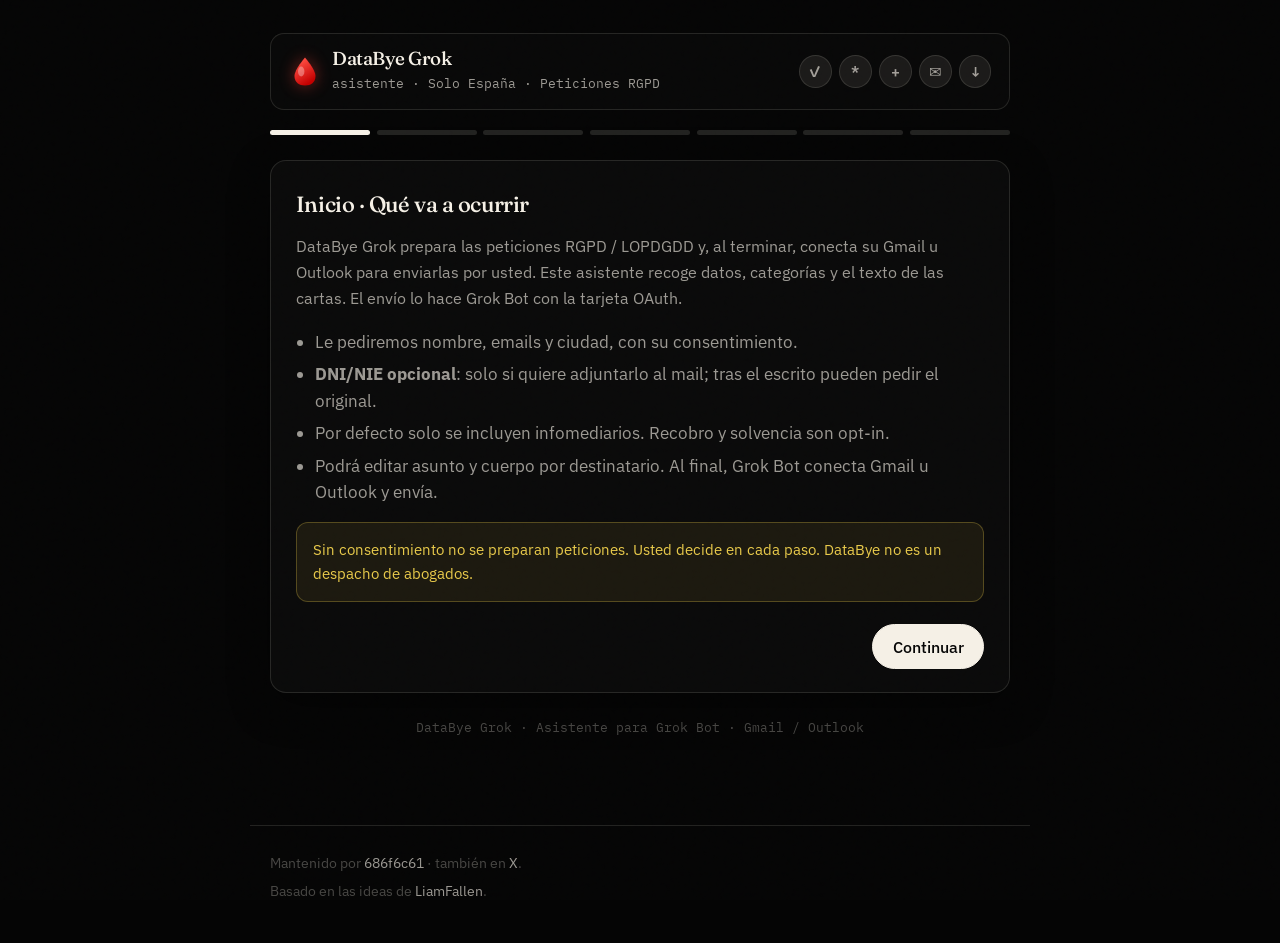
<file: wizard/wizard.html>
<!DOCTYPE html>
<html lang="es">
<head>
<meta charset="utf-8" />
<meta name="viewport" content="width=device-width, initial-scale=1" />
<link rel="icon" href="[data-uri]" type="image/svg+xml">
<title>DataBye · Wizard (simulación)</title>
<link rel="preconnect" href="https://fonts.googleapis.com">
<link rel="preconnect" href="https://fonts.gstatic.com" crossorigin>
<link href="https://fonts.googleapis.com/css2?family=Fraunces:opsz,wght@9..144,400;500;600&family=IBM+Plex+Mono:wght@400;500&family=IBM+Plex+Sans:wght@400;500;600&display=swap" rel="stylesheet">
<meta name="theme-color" content="#050505">
<style>
  :root {
    --bg: #050505;
    --bg-soft: #0a0a0a;
    --cream: #f5f0e6;
    --cream-dim: rgba(245, 240, 230, 0.62);
    --cream-faint: rgba(245, 240, 230, 0.28);
    --line: rgba(245, 240, 230, 0.12);
    --glow: rgba(245, 240, 230, 0.08);
    --warn: #e8c94a;
    --warn-bg: rgba(232, 201, 74, 0.08);
    --warn-line: rgba(232, 201, 74, 0.28);
    --mono: "IBM Plex Mono", ui-monospace, SFMono-Regular, Menlo, Consolas, monospace;
    --sans: "IBM Plex Sans", system-ui, -apple-system, Segoe UI, Roboto, sans-serif;
    --display: "Fraunces", Georgia, "Times New Roman", serif;
    --radius: 16px;
    --shadow: 0 12px 40px rgba(0, 0, 0, 0.45);
    /* aliases used by wizard markup / inline styles */
    --ink: var(--cream);
    --muted: var(--cream-dim);
    --accent: var(--cream);
    --accent-dim: var(--cream-faint);
    --accent-soft: var(--glow);
    --card: var(--bg-soft);
    --input-bg: #080808;
    --font: var(--sans);
  }

  *, *::before, *::after { box-sizing: border-box; }

  html {
    color-scheme: dark;
  }

  html, body {
    margin: 0;
    padding: 0;
    background: var(--bg);
    color: var(--cream);
    font-family: var(--sans);
    font-size: 1.02rem;
    line-height: 1.6;
    -webkit-font-smoothing: antialiased;
  }

  body {
    min-height: 100vh;
    position: relative;
    overflow-x: hidden;
  }

  .grain {
    pointer-events: none;
    position: fixed;
    inset: 0;
    z-index: 50;
    opacity: 0.045;
    mix-blend-mode: overlay;
    background-image: url("data:image/svg+xml,%3Csvg viewBox='0 0 200 200' xmlns='http://www.w3.org/2000/svg'%3E%3Cfilter id='n'%3E%3CfeTurbulence type='fractalNoise' baseFrequency='0.85' numOctaves='4' stitchTiles='stitch'/%3E%3C/filter%3E%3Crect width='100%25' height='100%25' filter='url(%23n)'/%3E%3C/svg%3E");
  }

  a {
    color: var(--cream);
    text-underline-offset: 3px;
    text-decoration-thickness: 1px;
    text-decoration-color: var(--cream-faint);
  }
  a:hover { text-decoration-color: var(--cream); }

  .wrap {
    max-width: 780px;
    margin: 0 auto;
    padding: 2rem 1.25rem 3rem;
    position: relative;
    z-index: 1;
  }

  .progress {
    display: flex;
    gap: 0.4rem;
    margin: 1.25rem 0 1.5rem;
  }
  .progress span {
    flex: 1;
    height: 5px;
    border-radius: 99px;
    background: var(--line);
    transition: background 0.25s ease;
  }
  .progress span.on { background: var(--cream); }
  .progress span.done { background: var(--cream-faint); }

  .card {
    background: var(--bg-soft);
    border: 1px solid var(--line);
    border-radius: var(--radius);
    box-shadow: var(--shadow);
    padding: 1.6rem 1.5rem 1.4rem;
  }

  .step { display: none; }
  .step.active { display: block; animation: fade 0.28s ease; }
  @keyframes fade {
    from { opacity: 0; transform: translateY(6px); }
    to { opacity: 1; transform: none; }
  }

  h2 {
    font-family: var(--display);
    font-size: 1.35rem;
    margin: 0 0 0.75rem;
    font-weight: 500;
    letter-spacing: -0.02em;
    color: var(--cream);
  }
  h3 {
    font-family: var(--display);
    font-size: 1.05rem;
    margin: 1.25rem 0 0.5rem;
    font-weight: 500;
    color: var(--cream);
  }

  .lede {
    color: var(--cream-dim);
    margin: 0 0 1.1rem;
    font-size: 0.98rem;
  }
  ul.calm {
    margin: 0 0 1rem;
    padding-left: 1.15rem;
    color: var(--cream-dim);
  }
  ul.calm li { margin: 0.35rem 0; }

  label.field {
    display: block;
    margin: 0.85rem 0 0.3rem;
    font-size: 0.88rem;
    font-weight: 500;
    color: var(--cream);
  }

  input[type="text"], input[type="email"], textarea, select {
    width: 100%;
    padding: 0.7rem 0.8rem;
    border: 1px solid var(--line);
    border-radius: 10px;
    font: inherit;
    background: var(--input-bg);
    color: var(--cream);
  }
  input:focus, textarea:focus, select:focus {
    outline: 2px solid var(--cream-faint);
    border-color: var(--cream-dim);
  }
  textarea { min-height: 110px; resize: vertical; }

  .hint {
    font-size: 0.82rem;
    color: var(--cream-dim);
    margin: 0.25rem 0 0;
  }

  .check {
    display: flex;
    gap: 0.65rem;
    align-items: flex-start;
    margin-top: 1.1rem;
    padding: 0.85rem 1rem;
    background: var(--glow);
    border-radius: 12px;
    border: 1px solid var(--line);
  }
  .check input { margin-top: 0.25rem; flex-shrink: 0; accent-color: var(--cream); }
  .check.opt {
    background: var(--input-bg);
    border-color: var(--line);
    margin-top: 0.85rem;
  }
  .check.opt .help {
    display: block;
    font-size: 0.85rem;
    color: var(--cream-dim);
    font-weight: 400;
    margin-top: 0.35rem;
  }

  .note-box {
    margin: 1rem 0;
    padding: 0.9rem 1rem;
    background: var(--warn-bg);
    border-radius: 12px;
    border: 1px solid var(--warn-line);
    color: var(--warn);
    font-size: 0.92rem;
  }
  .note-box strong { color: var(--cream); }

  .opt-tag {
    display: inline-block;
    font-size: 0.72rem;
    font-weight: 600;
    letter-spacing: 0.04em;
    text-transform: uppercase;
    font-family: var(--mono);
    background: var(--glow);
    color: var(--cream-dim);
    border: 1px solid var(--line);
    padding: 0.15rem 0.45rem;
    border-radius: 6px;
    vertical-align: middle;
    margin-left: 0.35rem;
  }

  .badge {
    display: inline-block;
    font-size: 0.7rem;
    font-weight: 600;
    letter-spacing: 0.03em;
    text-transform: uppercase;
    font-family: var(--mono);
    padding: 0.12rem 0.4rem;
    border-radius: 6px;
    margin-left: 0.35rem;
  }
  .badge.doc {
    background: var(--glow);
    color: var(--cream);
    border: 1px solid var(--line);
  }
  .badge.likely {
    background: var(--warn-bg);
    color: var(--warn);
    border: 1px solid var(--warn-line);
  }
  .badge.web {
    background: var(--glow);
    color: var(--cream-dim);
    border: 1px solid var(--line);
  }

  .target {
    border: 1px solid var(--line);
    border-radius: 12px;
    padding: 0.9rem 1rem;
    margin: 0.65rem 0;
    background: var(--input-bg);
  }
  .target-head {
    display: flex;
    align-items: flex-start;
    justify-content: space-between;
    gap: 0.75rem;
    flex-wrap: wrap;
  }
  .target-head .name { font-weight: 600; color: var(--cream); }
  .target-head .meta {
    font-size: 0.8rem;
    color: var(--cream-dim);
    margin-top: 0.2rem;
    font-family: var(--mono);
  }
  .target.collapsed .body-edit { display: none; }

  .nav {
    display: flex;
    justify-content: space-between;
    gap: 0.75rem;
    margin-top: 1.4rem;
    flex-wrap: wrap;
  }

  button {
    display: inline-flex;
    align-items: center;
    justify-content: center;
    font-family: var(--sans);
    font-weight: 500;
    font-size: 0.95rem;
    cursor: pointer;
    border-radius: 999px;
    padding: 0.7rem 1.2rem;
    border: 1px solid transparent;
    transition: background 0.2s, border-color 0.2s, color 0.2s;
  }
  button.primary {
    background: var(--cream);
    color: #050505;
    border-color: var(--cream);
  }
  button.primary:hover {
    background: #fff;
    border-color: #fff;
  }
  button.primary:disabled {
    opacity: 0.45;
    cursor: not-allowed;
  }
  button.ghost {
    background: transparent;
    border-color: var(--cream-faint);
    color: var(--cream);
  }
  button.ghost:hover {
    background: var(--glow);
    border-color: var(--cream-dim);
  }
  button.secondary {
    background: transparent;
    color: var(--cream);
    font-weight: 500;
    border-color: var(--cream-faint);
  }
  button.secondary:hover {
    background: var(--glow);
    border-color: var(--cream-dim);
  }

  .summary dl { margin: 0; }
  .summary dt {
    font-size: 0.78rem;
    text-transform: uppercase;
    letter-spacing: 0.04em;
    color: var(--cream-dim);
    margin-top: 0.85rem;
    font-family: var(--mono);
  }
  .summary dd { margin: 0.2rem 0 0; color: var(--cream); }

  .footer-note {
    text-align: center;
    margin-top: 1.5rem;
    font-size: 0.8rem;
    color: var(--cream-faint);
    font-family: var(--mono);
  }

  code {
    font-family: var(--mono);
    font-size: 0.86em;
    color: var(--cream-dim);
    background: var(--glow);
    padding: 0.1rem 0.35rem;
    border-radius: 4px;
  }

  .topbar { margin-bottom: 0.25rem; }
  .topbar-inner {
    display: flex;
    align-items: center;
    justify-content: space-between;
    gap: 1rem;
    padding: 0.95rem 1.05rem;
    background: rgba(10, 10, 10, 0.85);
    border: 1px solid var(--line);
    border-radius: 14px;
    backdrop-filter: blur(14px);
  }
  .brand-drop {
    width: 32px;
    height: 32px;
    flex-shrink: 0;
    display: block;
    filter: drop-shadow(0 0 8px rgba(255, 59, 48, 0.45));
  }
  .brand {
    display: flex;
    align-items: center;
    gap: 0.7rem;
    text-align: left;
    text-decoration: none;
    color: var(--cream);
  }
  .brand-title {
    font-family: var(--display);
    font-weight: 500;
    font-size: 1.15rem;
    letter-spacing: -0.02em;
    line-height: 1.1;
  }
  .brand-sub {
    font-size: 0.78rem;
    color: var(--cream-dim);
    font-family: var(--mono);
    margin-top: 0.2rem;
  }
  .header-icons { display: flex; gap: 0.45rem; flex-wrap: wrap; }
  .header-icons .hi {
    width: 2rem;
    height: 2rem;
    border-radius: 999px;
    display: inline-flex;
    align-items: center;
    justify-content: center;
    background: var(--glow);
    color: var(--cream-dim);
    border: 1px solid var(--line);
    font-size: 0.9rem;
    font-weight: 600;
  }

  .empty-hint {
    color: var(--cream-dim);
    font-size: 0.92rem;
    font-style: italic;
    margin: 0.75rem 0;
  }
  .adv-toggle { margin-top: 0.75rem; font-size: 0.88rem; }
  .adv-toggle summary {
    cursor: pointer;
    color: var(--cream-dim);
  }
  .portal-link {
    display: inline-block;
    margin-top: 0.4rem;
    font-size: 0.88rem;
  }
  .legal-links {
    margin: 0.75rem 0 0;
    padding-left: 1.15rem;
  }
  .legal-links li { margin: 0.4rem 0; }
  .legal-links a {
    color: var(--cream);
    text-decoration: underline;
    text-underline-offset: 2px;
    text-decoration-color: var(--cream-faint);
    word-break: break-word;
  }
  .legal-links a:hover { text-decoration-color: var(--cream); }

  .cat-block {
    margin: 1rem 0;
    padding: 0.9rem 1rem;
    background: var(--input-bg);
    border: 1px solid var(--line);
    border-radius: 12px;
  }
  .cat-block strong { color: var(--cream); }
  .cat-block p {
    margin: 0.35rem 0 0;
    color: var(--cream-dim);
    font-size: 0.94rem;
  }

  .robinson-block {
    border-color: var(--line) !important;
    background: var(--input-bg) !important;
  }

  .site-footer {
    max-width: 780px;
    margin: 1.5rem auto 2.5rem;
    padding: 1.25rem 1.25rem 0;
    border-top: 1px solid var(--line);
    font-size: 0.85rem;
    color: var(--cream-faint);
    position: relative;
    z-index: 1;
  }
  .site-footer a {
    color: var(--cream-dim);
    text-decoration: none;
  }
  .site-footer a:hover {
    color: var(--cream);
    text-decoration: underline;
  }
  .site-footer p { margin: 0.35rem 0; }

  .toast-host {
    position: fixed; left: 50%; bottom: 1.25rem; transform: translateX(-50%);
    z-index: 200; display: flex; flex-direction: column; gap: 0.5rem;
    width: min(420px, calc(100% - 2rem)); pointer-events: none;
  }
  .toast {
    pointer-events: auto; padding: 0.75rem 1rem; border-radius: 12px;
    background: #1a1a1a; color: #f5f0e6; border: 1px solid rgba(245,240,230,0.18);
    box-shadow: 0 12px 40px rgba(0,0,0,0.45); font-size: 0.92rem; line-height: 1.4;
    animation: toastIn 0.25s ease;
  }
  .toast.warn { border-color: rgba(255,59,48,0.45); }
  .toast.info { border-color: rgba(245,240,230,0.28); }
  .demo-banner {
    margin: 0 0 1rem; padding: 0.65rem 0.9rem; border-radius: 10px;
    background: rgba(255,59,48,0.12); border: 1px solid rgba(255,59,48,0.35);
    color: #f5f0e6; font-size: 0.88rem;
  }
  .demo-pill {
    display: inline-flex; align-items: center; gap: 0.3rem;
    margin-left: 0.45rem; padding: 0.15rem 0.5rem; border-radius: 999px;
    font-family: var(--mono); font-size: 0.65rem; letter-spacing: 0.05em;
    text-transform: uppercase; color: #ff5a4f;
    border: 1px solid rgba(255,59,48,0.45); vertical-align: middle;
  }
  @keyframes toastIn { from { opacity: 0; transform: translateY(8px); } to { opacity: 1; transform: none; } }

</style>
</head>
<body>
<div class="toast-host" id="toast-host" aria-live="polite"></div>
<div class="grain" aria-hidden="true"></div>
<div class="wrap">
  <header class="topbar">
    <div class="topbar-inner">
      <div class="brand">
        <svg class="brand-drop" width="32" height="32" viewBox="0 0 32 32" aria-hidden="true" xmlns="http://www.w3.org/2000/svg">
          <defs>
            <linearGradient id="wbdg" x1="30%" y1="10%" x2="70%" y2="90%">
              <stop offset="0%" stop-color="#ff4d42"/>
              <stop offset="100%" stop-color="#c40000"/>
            </linearGradient>
          </defs>
          <path d="M16 2.5C16 2.5 5.5 14.5 5.5 21c0 6.35 4.7 9.5 10.5 9.5S26.5 27.35 26.5 21C26.5 14.5 16 2.5 16 2.5Z" fill="url(#wbdg)"/>
          <ellipse cx="12.2" cy="16.5" rx="3.2" ry="5" fill="#fff" fill-opacity=".32"/>
        </svg>
        <div>
          <div class="brand-title">DataBye Grok</div>
          <div class="brand-sub">asistente · Solo España · Peticiones RGPD</div>
        </div>
      </div>
      <div class="header-icons" aria-hidden="true">
        <span class="hi" title="Consentimiento">✓</span>
        <span class="hi" title="DNI opcional">*</span>
        <span class="hi" title="Alcance">+</span>
        <span class="hi" title="Mails">✉</span>
        <span class="hi" title="Export">↓</span>
      </div>
    </div>
  </header>


  <div class="progress" aria-hidden="true">
    <span data-i="0"></span>
    <span data-i="1"></span>
    <span data-i="2"></span>
    <span data-i="3"></span>
    <span data-i="4"></span>
    <span data-i="5"></span>
    <span data-i="6"></span>
  </div>

  <!-- 0 Inicio -->
  <section class="card step active" data-step="0" id="step-0">
    <h2>Inicio · Qué va a ocurrir</h2>
    <p class="lede">DataBye Grok prepara las peticiones RGPD / LOPDGDD y, al terminar, conecta su Gmail u Outlook para enviarlas por usted. Este asistente recoge datos, categorías y el texto de las cartas. El envío lo hace Grok Bot con la tarjeta OAuth.</p>
    <ul class="calm">
      <li>Le pediremos nombre, emails y ciudad, con su consentimiento.</li>
      <li><strong>DNI/NIE opcional</strong>: solo si quiere adjuntarlo al mail; tras el escrito pueden pedir el original.</li>
      <li>Por defecto solo se incluyen infomediarios. Recobro y solvencia son opt-in.</li>
      <li>Podrá editar asunto y cuerpo por destinatario. Al final, Grok Bot conecta Gmail u Outlook y envía.</li>
    </ul>
    <div class="note-box">Sin consentimiento no se preparan peticiones. Usted decide en cada paso. DataBye no es un despacho de abogados.</div>
    <div class="nav">
      <span></span>
      <button type="button" class="primary" data-next>Continuar</button>
    </div>
  </section>


  <!-- 1 Categorías y amparo legal -->
  <section class="card step" data-step="1" id="step-1">
    <h2>Categorías y amparo legal</h2>
    <p class="lede">Antes de elegir a quién escribir, conviene entender qué es cada categoría y en qué normas se apoyan estas peticiones.</p>

    <div class="cat-block">
      <strong>1. Qué es un broker / infomediario</strong>
      <p>Empresa que reutiliza datos mercantiles o de contacto para productos de información o marketing. No es necesariamente quien le cobró una deuda.</p>
    </div>
    <div class="cat-block">
      <strong>2. Infomediarios</strong> <span class="opt-tag">incluido por defecto</span>
      <p>Acceso, oposición y, cuando proceda, supresión frente a la reutilización comercial de sus datos.</p>
    </div>
    <div class="cat-block">
      <strong>3. Recobro</strong> <span class="opt-tag">opcional</span>
      <p>Gestores de cobro o compra de deuda. Puede pedir acceso e identidad del acreedor. Este trámite no cancela la deuda civil.</p>
    </div>
    <div class="cat-block">
      <strong>4. Solvencia</strong> <span class="opt-tag">opcional</span>
      <p>Ficheros ASNEF/BADEXCUG y similares (art. 20 LOPDGDD). Es un trámite distinto del recobro.</p>
    </div>

    <h3>Amparo normativo y doctrina AEPD</h3>
    <p class="hint">La AEPD publica FAQ, informes del Gabinete Jurídico y resoluciones; no siempre bajo el rótulo «consulta vinculante».</p>

    <p style="margin:0.75rem 0 0.25rem;font-weight:600;font-size:0.9rem;">Normas</p>
    <ul class="legal-links">
      <li><a href="https://eur-lex.europa.eu/legal-content/ES/TXT/?uri=CELEX:32016R0679" target="_blank" rel="noopener">RGPD (Reglamento (UE) 2016/679)</a></li>
      <li><a href="https://www.boe.es/buscar/act.php?id=BOE-A-2018-16673" target="_blank" rel="noopener">LOPDGDD (Ley Orgánica 3/2018)</a></li>
    </ul>

    <p style="margin:1rem 0 0.25rem;font-weight:600;font-size:0.9rem;">AEPD: FAQ, informes y resoluciones</p>
    <ul class="legal-links">
      <li><a href="https://www.aepd.es/preguntas-frecuentes/7-solvencia-patrimonial" target="_blank" rel="noopener">FAQ solvencia (índice)</a></li>
      <li><a href="https://www.aepd.es/preguntas-frecuentes/7-solvencia-patrimonial/FAQ-0705-es-legal-la-actuacion-de-una-empresa-de-recobros" target="_blank" rel="noopener">FAQ 7.5 empresas de recobros</a></li>
      <li><a href="https://www.aepd.es/preguntas-frecuentes/7-solvencia-patrimonial/FAQ-0701-que-requisitos-son-necesarios-para-incluir-a-una-persona-fisica-en-un-tratamiento-de-solvencia-patrimonial-y-credito" target="_blank" rel="noopener">FAQ 7.1 requisitos de inclusión</a></li>
      <li><a href="https://www.aepd.es/preguntas-frecuentes/7-solvencia-patrimonial/FAQ-0706-cuanto-tiempo-puedo-estar-incluido-en-un-tratamiento-de-solvencia-patrimonial-y-credito" target="_blank" rel="noopener">FAQ 7.6 plazo / pago</a></li>
      <li><a href="https://www.aepd.es/preguntas-frecuentes/7-solvencia-patrimonial/FAQ-0710-ya-he-pagado-mi-deuda-y-sigo-incluido-en-un-tratamiento-de-solvencia-patrimonial-y-credito" target="_blank" rel="noopener">FAQ 7.10 tras el pago</a></li>
      <li><a href="https://www.aepd.es/documento/2023-0030.pdf" target="_blank" rel="noopener">Informe GJ 0030/2023</a></li>
      <li><a href="https://www.aepd.es/documento/ai-00082-2023.pdf" target="_blank" rel="noopener">AI/00082/2023</a></li>
      <li><a href="https://www.aepd.es/documento/e-13222-2021.pdf" target="_blank" rel="noopener">E/13222/2021</a></li>
    </ul>

    <div class="nav">
      <button type="button" class="ghost" data-prev>Atrás</button>
      <button type="button" class="primary" data-next>Continuar</button>
    </div>
  </section>

  <!-- 2 Datos + consentimiento -->
  <section class="card step" data-step="2" id="step-2">
    <h2>Sus datos</h2>
    <p class="lede">Solo lo necesario para las cartas. País: España.</p>
    <label class="field" for="full_name">Nombre completo</label>
    <input type="text" id="full_name" autocomplete="name" placeholder="María Ejemplo" />
    <label class="field" for="emails">Emails (varios, separados por coma)</label>
    <input type="text" id="emails" autocomplete="email" placeholder="maria@example.com, maria.alt@example.com" />
    <label class="field" for="aliases">Alias / otros nombres <span class="opt-tag">opcional</span></label>
    <input type="text" id="aliases" placeholder="M. Ejemplo" />
    <label class="field" for="city">Ciudad <span class="opt-tag">opcional</span></label>
    <input type="text" id="city" autocomplete="address-level2" placeholder="Madrid" />
    <label class="field" for="dni">DNI / NIE <span class="opt-tag">opcional</span></label>
    <input type="text" id="dni" autocomplete="off" placeholder="Opcional" />
    <p class="hint">Solo si quiere adjuntarlo en el mail. Tras el escrito, algunos DPD pueden pedir el documento original o una copia. Por defecto no se adjunta ni se escribe en el cuerpo de la carta.</p>
    <label class="field" style="display:flex;align-items:flex-start;gap:0.55rem;font-weight:500;margin-top:0.65rem;">
      <input type="checkbox" id="dni_attach" style="margin-top:0.2rem;" />
      <span>Quiero que Grok pueda adjuntar el DNI/NIE al correo si hace falta (usted lo confirma al enviar).</span>
    </label>
    <div class="check">
      <input type="checkbox" id="consent" />
      <label for="consent">Consiento el uso de DataBye Grok para preparar el ejercicio de acceso, oposición y supresión frente a destinatarios del roster, y que Grok Bot envíe las peticiones tras conectar Gmail u Outlook.</label>
    </div>
    <div class="nav">
      <button type="button" class="ghost" data-prev>Atrás</button>
      <button type="button" class="primary" data-next>Continuar</button>
    </div>
  </section>


  <!-- 3 Ampliar alcance -->
  <section class="card step" data-step="3" id="step-3">
    <h2>Ampliar el alcance <span class="opt-tag">opcional</span></h2>
    <p class="lede">Puede limitar la petición a empresas de información comercial (recomendado) o ampliarla a gestores de cobro y ficheros de morosidad. Ampliar no cancela deudas ni garantiza el borrado total.</p>
    <p class="hint">Ver explicación y enlaces en el paso Categorías y amparo legal.</p>
    <div class="check opt">
      <input type="checkbox" id="opt_recobro" />
      <label for="opt_recobro">
        <strong>Incluir empresas de recobro o gestión de cobros</strong>
        <span class="help">Estas entidades contactan para recuperar deudas o gestionan carteras. Puede pedir acceso a sus datos, que identifiquen al acreedor y, cuando proceda, oposición o supresión. No prometemos que borren todo si la deuda sigue vigente o deben conservar datos por ley o para reclamar.</span>
      </label>
    </div>
    <div class="check opt">
      <input type="checkbox" id="opt_solvency" />
      <label for="opt_solvency">
        <strong>Incluir ficheros de solvencia patrimonial (ASNEF, BADEXCUG…)</strong>
        <span class="help">Son ficheros de impagos (art. 20 LOPDGDD). Sirven para consultar si figura y pedir rectificación o baja si la deuda es inexacta, está pagada o no cumplen los requisitos. Es un trámite distinto del recobro.</span>
      </label>
    </div>

    <div class="robinson-block" id="robinson-block" style="margin-top:1.25rem;padding:1rem 1.05rem;border:1px solid var(--line);border-radius:12px;background:var(--input-bg);">
      <h3 style="margin-top:0;">Lista Robinson <span class="opt-tag">opcional</span></h3>
      <p class="hint" style="margin-bottom:0.75rem;">Exclusión de publicidad de Adigital. No borra datos de infomediarios ni cancela deudas. La inscripción es un formulario web (captcha + verificación por email); el efecto puede tardar hasta unos 2 meses. URL oficial: <a href="https://www.listarobinson.es/register-consumer" target="_blank" rel="noopener">listarobinson.es/register-consumer</a>.</p>
      <div class="check opt" style="margin-top:0.5rem;">
        <input type="radio" name="robinson_action" id="robinson_skip" value="skip" checked />
        <label for="robinson_skip"><strong>No hacer nada ahora</strong> <span class="help">Omitir Lista Robinson en este flujo (opción por defecto).</span></label>
      </div>
      <div class="check opt">
        <input type="radio" name="robinson_action" id="robinson_guide" value="guide" />
        <label for="robinson_guide"><strong>Quiero que Grok me guíe</strong> <span class="help">Grok Bot le acompañará en <a href="https://www.listarobinson.es/register-consumer" target="_blank" rel="noopener">https://www.listarobinson.es/register-consumer</a> (formulario, captcha y verificación de email).</span></label>
      </div>
      <div class="check opt">
        <input type="radio" name="robinson_action" id="robinson_done" value="done" />
        <label for="robinson_done"><strong>Ya estoy inscrito / lo haré yo</strong> <span class="help">No hace falta guía; solo se anota en el handoff.</span></label>
      </div>
    </div>

    <div class="note-box" id="legal-banner">
      DataBye le ayuda a ejercer derechos del RGPD. No es un despacho de abogados. La AEPD no resuelve si una deuda existe o no. Si solo le reclamaron una deuda, primero pida acceso e identificación del acreedor.
    </div>
    <p class="empty-hint" id="empty-extra">Si no marca nada extra, seguiremos solo con el listado de infomediarios.</p>
    <div class="nav">
      <button type="button" class="ghost" data-prev>Atrás</button>
      <button type="button" class="primary" data-next>Continuar</button>
    </div>
  </section>

  <!-- 4 Destinatarios -->
  <section class="card step" data-step="4" id="step-4">
    <h2>Destinatarios</h2>
    <p class="lede">Infomediarios siempre incluidos. Ajuste las listas opcionales si las activó.</p>

    <div id="block-info">
      <h3>Infomediarios <span class="opt-tag">núcleo</span></h3>
      <p class="hint">Preseleccionados. Puede desmarcar alguno.</p>
      <div id="list-info"></div>
    </div>

    <div id="block-recobro" hidden>
      <h3>Recobro / gestión de cobros</h3>
      <p class="hint">Documentados premarcados. Solo entidades con email documentado o probable.</p>
      <div id="list-recobro"></div>
    </div>

    <div id="block-solvency" hidden>
      <h3>Ficheros de solvencia</h3>
      <p class="hint">Equifax/ASNEF y Experian/BADEXCUG premarcados. Confirma (fraude) es opcional. Experian sin email de envío se trata como portal web. RAI en avanzado.</p>
      <div id="list-solvency"></div>
      <details class="adv-toggle" id="rai-adv">
        <summary>Avanzado: soy empresa / RAI</summary>
        <div id="list-rai"></div>
      </details>
    </div>

    <div class="nav">
      <button type="button" class="ghost" data-prev>Atrás</button>
      <button type="button" class="primary" data-next>Continuar</button>
    </div>
  </section>

  <!-- 5 Editar mails -->
  <section class="card step" data-step="5" id="step-5">
    <h2>Editar mails</h2>
    <p class="lede">Destinatarios seleccionados con asunto y cuerpo editables. Plantilla según categoría. Placeholders: <code>{full_name}</code>, <code>{email}</code>, <code>{broker_name}</code>, <code>{date}</code>, <code>{location}</code>.</p>
    <label class="field" for="append_note">Nota global al final de cada carta <span class="opt-tag">opcional</span></label>
    <textarea id="append_note" placeholder="Prefiero respuesta solo por email."></textarea>
    <div id="edit-list"></div>
    <div class="nav">
      <button type="button" class="ghost" data-prev>Atrás</button>
      <button type="button" class="primary" data-next>Ver resumen y seguir</button>
    </div>
  </section>

  <!-- 6 Resumen -->
  <section class="card step" data-step="6" id="step-6">
    <h2>Listo · Seguir con Grok Bot</h2>
    <p class="lede">Revise el resumen. El siguiente paso es conectar Gmail u Outlook (tarjeta OAuth) para que Grok Bot envíe las cartas. No hace falta descargar ningún JSON.</p>
    <div class="summary" id="summary"></div>
    <div class="check" style="margin-top:1rem;">
      <input type="checkbox" id="legal_ack" />
      <label for="legal_ack">He leído el aviso: DataBye ayuda a ejercer derechos RGPD, no es un despacho, y ampliar el alcance no cancela deudas ni garantiza el borrado total.</label>
    </div>
    <div class="note-box" style="margin-top:1rem;">
      <strong>Qué hará Grok Bot a continuación:</strong>
      Abrir la conexión de Gmail u Outlook, confirmar la cuenta, y enviar las peticiones a los emails oficiales del roster (sin adjuntar DNI). Los destinos <span class="badge web">web_form</span> se abren en el portal, no por email vacío.
    </div>
    <label class="field" for="handoff">Instrucción para el chat (cópiela si abrió este HTML fuera de Grok)</label>
    <textarea id="handoff" rows="5" readonly style="width:100%;font-family:var(--mono);font-size:0.8rem;"></textarea>
    <div class="nav">
      <button type="button" class="ghost" data-prev>Atrás</button>
      <div style="display:flex;gap:0.5rem;flex-wrap:wrap;">
        <button type="button" class="secondary" id="btn-copy">Copiar instrucción</button>
        <button type="button" class="primary" id="btn-handoff">Seguir: conectar correo y enviar</button>
      </div>
    </div>
    <p class="hint" id="handoff-status" style="margin-top:0.75rem;"></p>
  </section>

  <p class="footer-note">DataBye Grok · Asistente para Grok Bot · Gmail / Outlook</p>
</div>

<footer class="site-footer">
  <p>Mantenido por <a href="https://github.com/686f6c61">686f6c61</a>
  · también en <a href="https://x.com/686f6c61">X</a>.</p>
  <p>Basado en las ideas de <a href="https://github.com/LiamFallen" target="_blank" rel="noopener">LiamFallen</a>.</p>
</footer>

<script>
(function () {
  "use strict";

  var ROSTER_INFO = [{"id": "axesor", "name": "Axesor", "category": "infomediarios", "emails": ["dpd@axesor.es"], "alt_emails": [], "url": "https://www.axesor.es", "confidence": "documented"}, {"id": "informa", "name": "Informa", "category": "infomediarios", "emails": ["dpo@informa.es"], "alt_emails": ["protecciondedatos@informa.es"], "url": "https://www.informa.es", "confidence": "documented"}, {"id": "einforma", "name": "eInforma", "category": "infomediarios", "emails": ["clientes@einforma.com"], "alt_emails": [], "url": "https://www.einforma.com", "confidence": "documented"}, {"id": "accumin", "name": "Accumin (Datacentric)", "category": "infomediarios", "emails": ["dpd.datacentric@accumin.com"], "alt_emails": ["privacidad.datacentric@accumin.com"], "url": "https://www.accumin.com/es/intelligence", "confidence": "documented"}, {"id": "iberinform", "name": "Iberinform", "category": "infomediarios", "emails": ["infoprotecciondatosiber@iberinform.es"], "alt_emails": [], "url": "https://www.iberinform.es", "confidence": "documented"}, {"id": "camerdata", "name": "Camerdata", "category": "infomediarios", "emails": ["informacion@camerdata.es"], "alt_emails": [], "url": "https://www.camerdata.es", "confidence": "documented"}, {"id": "netamo", "name": "Netamo (Dato Capital)", "category": "infomediarios", "emails": ["privacy@netamo.com"], "alt_emails": [], "url": "https://www.netamo.com", "confidence": "documented"}, {"id": "equifax_info", "name": "Equifax España (infomediario / marketing)", "category": "infomediarios", "emails": ["sac@equifax.es"], "alt_emails": [], "url": "https://www.equifax.es", "confidence": "documented", "notes": "Canal genérico Equifax; para fichero ASNEF use la categoría solvencia."}, {"id": "infoempresa", "name": "Infoempresa", "category": "infomediarios", "emails": ["contacto@infoempresa.com"], "alt_emails": [], "url": "https://www.infoempresa.com/", "notes": "Asociado ASEDIE-style / infomediario de datos mercantiles. FAQ documenta contacto@infoempresa.com para modificar datos de cargos/personas físicas tras acreditar. No está en el núcleo actual DataBye brokers.", "confidence": "documented", "source_urls": ["https://www.infoempresa.com/es-es/es/faqs", "https://www.asedie.es/es/nuestros-asociados"]}, {"id": "inatlas", "name": "inAtlas (Intelligent Atlas)", "category": "infomediarios", "emails": ["info@inatlas.com"], "alt_emails": [], "url": "https://www.inatlas.com/", "notes": "Asociado ASEDIE (geomarketing/datos). Cláusula de privacidad en web indica ejercicio de derechos en info@inatlas.com. Canal genérico pero documentado para ARCO.", "confidence": "documented", "source_urls": ["https://www.inatlas.com/es/empresa/", "https://www.asedie.es/es/nuestros-asociados"]}, {"id": "credito_y_caucion", "name": "Crédito y Caución (Atradius)", "category": "infomediarios", "emails": ["dpo@atradius.com"], "alt_emails": [], "url": "https://www.creditoycaucion.es/", "notes": "Seguro de crédito + inteligencia/información empresarial B2B (grupo Atradius). Declaración de privacidad ES documenta DPO en dpo@atradius.com.", "confidence": "documented", "source_urls": ["https://www.creditoycaucion.es/es/declaracion-de-privacidad"]}, {"id": "economia3", "name": "Economía 3 (ECO3 Multimedia)", "category": "infomediarios", "emails": ["lopd.empresas@economia3.com"], "alt_emails": ["administracion@economia3.info", "marketing@economia3.info"], "url": "https://economia3.com/", "notes": "Asociado ASEDIE. Política de privacidad documenta DPD lopd.empresas@economia3.com; derechos también a administracion@economia3.info. Perfil más media/datos editoriales que bureau mercantil clásico.", "confidence": "documented", "source_urls": ["https://economia3.com/politica-de-privacidad/", "https://www.asedie.es/es/nuestros-asociados"]}, {"id": "coregistros", "name": "CoRegistros", "category": "infomediarios", "emails": ["dpo@coregistros.com"], "alt_emails": ["info@coregistros.com"], "url": "https://www.coregistros.com/", "notes": "Broker/enriquecimiento leads B2C y B2B (España, sede Barcelona). Política de privacidad documenta DPO dpo@coregistros.com para ejercicio de derechos RGPD.", "confidence": "documented", "source_urls": ["https://www.coregistros.com/fr/politique-de-confidentialite/"]}];
  var ROSTER_RECOBRO = [{"id": "intrum_es", "name": "Intrum Servicing Spain", "category": "recobro", "emails": ["dpo.es@intrum.com"], "alt_emails": ["info.spain@intrum.com"], "url": "https://www.intrum.es/", "notes": "DPO documentado en política de privacidad ES. Lindorff España pasó a Intrum. También formulario de derechos en web. No duplicar como Lowell ES.", "confidence": "documented", "source_urls": ["https://www.intrum.es/particulares/sobre-intrum/privacidad/politica-de-privacidad/", "https://www.intrum.es/particulares/sobre-intrum/privacidad/derechos-de-los-sujetos-de-datos/"]}, {"id": "eos_spain", "name": "EOS Spain", "category": "recobro", "emails": ["dpo@eos-spain.es"], "alt_emails": ["protecciondatos@eos-spain.es"], "url": "https://es.eos-solutions.com/", "notes": "DPO y canal protecciondatos documentados en Aviso de Privacidad. Grupo EOS (no confundir con eosiberica.es de Córdoba).", "confidence": "documented", "source_urls": ["https://es.eos-solutions.com/privacy-notice/", "https://es.eos-solutions.com/personal-data-processing0/"]}, {"id": "axactor_es", "name": "Axactor España", "category": "recobro", "emails": ["derechosarco@axactor.com"], "alt_emails": [], "url": "https://www.axactor.com/es/", "notes": "Canal derechos ARCO / DPD documentado en política de privacidad (derechosarco@axactor.com). Compra/servicing de deuda.", "confidence": "documented", "source_urls": ["https://www.axactor.com/es/politica-de-privacidad"]}, {"id": "cabot_es", "name": "Cabot Financial Spain", "category": "recobro", "emails": ["proteccion.datos@cabotfinancial.es"], "alt_emails": [], "url": "https://cabotfinancial.es/", "notes": "Email de ejercicio de derechos y DPD documentado en política de privacidad.", "confidence": "documented", "source_urls": ["https://cabotfinancial.es/politica-de-privacidad/"]}, {"id": "kruk_es", "name": "KRUK España", "category": "recobro", "emails": ["info@es.kruk.eu"], "alt_emails": ["dpo@es.kruk.eu"], "url": "https://es.kruk.eu/", "notes": "Ejercicio de derechos: info@es.kruk.eu (página deudores). DPO: dpo@es.kruk.eu. Suele actuar como encargada de InvestCapital u otros acreedores. ANGECO.", "confidence": "documented", "source_urls": ["https://es.kruk.eu/me-estan-reclamando-una-deuda/", "https://es.kruk.eu/politica-de-privacidad/"]}, {"id": "gescobro", "name": "Gescobro Collection Services", "category": "recobro", "emails": ["dpo@gescobro.com"], "alt_emails": ["compliance@gescobro.com"], "url": "https://www.gescobro.com/", "notes": "DPO y compliance documentados. Servicing y compra de carteras. Web también en gcbe.es. Cita ASNEF/BADEXCUG en su política.", "confidence": "documented", "source_urls": ["https://gcbe.es/politica-de-privacidad/"]}, {"id": "isgf", "name": "ISGF Informes Comerciales", "category": "recobro", "emails": ["proteccion.datos@isgf.es"], "alt_emails": ["info@isgf.es", "n.datos@isgf.es"], "url": "https://www.isgf.es/", "notes": "Gestora de cobros; proteccion.datos@isgf.es aparece en política/Derechos ARCO. Aparece en resoluciones AEPD como gestora.", "confidence": "documented", "source_urls": ["https://www.isgf.es/PoliticaPrivacidad", "https://isgf.es/DerechosARCO/DerechosArco"]}, {"id": "hoist_spain", "name": "Hoist Finance Spain", "category": "recobro", "emails": ["protecciondatos@hoistfinance.com"], "alt_emails": ["clientes@hoistfinance.com", "dpo@hoistfinance.com"], "url": "https://www.hoistfinance.es/", "notes": "Compradora de créditos. Política ES: protecciondatos@hoistfinance.com (DPD Spain/grupo local). dpo@hoistfinance.com es DPO de grupo (sede Suecia).", "confidence": "documented", "source_urls": ["https://www.hoistfinance.es/conoce-hoist/politica-de-privacidad/", "https://www.hoistfinance.com/about-us/privacy/"]}, {"id": "b2_impact_es", "name": "B2 Impact España (antes Verifica)", "category": "recobro", "emails": ["dpo.es@b2-impact.com"], "alt_emails": ["contacto.es@b2-impact.com", "info.legal.es@b2-impact.com"], "url": "https://www.b2-impact.es/", "notes": "Filial española de B2 Impact ASA (compra/servicing de deuda). Política de privacidad ES documenta dpo.es@b2-impact.com para derechos RGPD, con sección específica de deudores. No confundir con Zolva/Multigestión (operación Iberia vendida a Cerberus).", "confidence": "documented", "source_urls": ["https://www.b2-impact.es/politica-privacidad/", "https://www.b2-impact.es/contacto/"]}, {"id": "gemini_recoveries", "name": "Gemini Recoveries & Collections", "category": "recobro", "emails": ["dpd@geminicollections.com"], "alt_emails": ["info@geminicollections.com"], "url": "https://www.geminicollections.com/", "notes": "Gestora de cobros (ciclo completo del crédito). Política de privacidad documenta DPD en dpd@geminicollections.com; derechos también vía info@geminicollections.com. Sede Madrid.", "confidence": "documented", "source_urls": ["https://www.geminicollections.com/en/privacy/", "https://www.geminicollections.com/aviso-legal/"]}, {"id": "anticipa", "name": "Anticipa Real Estate", "category": "recobro", "emails": ["DPD@anticipa.com"], "alt_emails": ["lopd@anticipa.com"], "url": "https://anticipa.com/", "notes": "Servicer inmobiliario / deuda colateralizada (carteras NPL/REO). Canal DPD citado en páginas oficiales Anticipa: DPD@anticipa.com; lopd@anticipa.com aparece como canal LOPD/derechos.", "confidence": "documented", "source_urls": ["https://anticipa.com/politica-de-proteccion-de-datos", "https://anticipa.com/en/data-protection-policy", "https://anticipa.com/en/internal-information-channel"]}, {"id": "servihabitat", "name": "Servihabitat Servicios Inmobiliarios", "category": "recobro", "emails": ["protecciondatos@servihabitat.com"], "alt_emails": ["cumplimientonormativo@servihabitat.com"], "url": "https://www.servihabitat.com/", "notes": "Servicer inmobiliario. Condiciones legales CRM/inversión documentan protecciondatos@servihabitat.com para ejercicio de derechos y cumplimientonormativo@servihabitat.com para DPO.", "confidence": "documented", "source_urls": ["https://www.servihabitat.com/es/condiciones-legales-crm", "https://www.servihabitat.com/es/condiciones-legales-inversioninmobiliaria"]}, {"id": "cofidis_es", "name": "Cofidis S.A. Sucursal en España", "category": "recobro", "emails": ["protecciondatos@cofidis.es"], "alt_emails": ["dpocofidis@cofidis.es"], "url": "https://www.cofidis.es/", "notes": "Entidad de crédito al consumo; trata cobros/impagos y comunica a ASNEF/BADEXCUG. Política oficial: protecciondatos@cofidis.es para derechos; DPO dpocofidis@cofidis.es. Acreedor-collections: incluir cuando el usuario identifica a Cofidis.", "confidence": "documented", "source_urls": ["https://www.cofidis.es/es/informacion-legal/proteccion-datos.html", "https://retail.cofidis.es/es/informacion-legal/proteccion-datos.html"]}, {"id": "zolva_es", "name": "Zolva Platform (ex Multigestión Iberia)", "category": "recobro", "emails": ["cumplimiento@zolva.es"], "alt_emails": ["cumplimiento@multigestioniberia.com"], "url": "https://portal.zolva.es/", "notes": "Sucesora operativa de Multigestión Iberia 2014; ANGECO. Email cumplimiento@zolva.es aparece de forma reiterada en firmas corporativas y reclamaciones públicas para ejercicio RGPD; cumplimiento@multigestioniberia.com es canal legacy. Web pública de privacidad ES poco transparente tras cambios societarios (Cerberus). Confidence likely - no inventar otros emails.", "confidence": "likely", "source_urls": ["https://www.leyes.tv/zolva-platform-s-l-espana/", "https://www.ocu.org/reclamar/lista-reclamaciones-publicas/acoso-y-violaci-C3-B3n-de-protecci-C3-B3/CPTES01110773-26", "https://portal.zolva.es/WebJuridica/"]}, {"id": "solvia", "name": "Solvia (servicing; entorno Haya/Intrum, residual Aktua)", "category": "recobro", "emails": ["SolviaDPO@solvia.es"], "alt_emails": ["protecciondedatos@solvia.es"], "url": "https://www.solvia.es/", "notes": "Canal DPD documentado en política Solvia. Aktua NPL fue absorbida en el entorno Haya/Intrum; para Aktua preferir Intrum dpo.es@intrum.com. Solvia se añade como residual documentado del mismo ecosistema inmobiliario/servicing.", "confidence": "documented", "source_urls": ["https://www.solvia.es/", "/workspace/databy-grok/dpd-deepdive-aktua-arrow-recover.md"]}];
  var ROSTER_SOLVENCY = [{"id": "experian_badexcug", "name": "Experian Bureau de Crédito (BADEXCUG)", "category": "solvency", "emails": [], "alt_emails": ["badexcug@experian.com"], "url": "https://portaldelconsumidor.experian.es/", "notes": "method: web_form preferente (Portal del Consumidor). Email badexcug@experian.com citado por terceros (p. ej. Gescobro) y en guías; verificar en página Experian (a menudo detrás de bot-wall). No usar dpospain@experian.com para derechos según doctrina secundaria. Categoría solvency, no recobro.", "confidence": "likely", "source_urls": ["https://portaldelconsumidor.experian.es/", "https://www.experian.es/legal/salir-fichero/tratamiento-datos.", "https://www.aepd.es/preguntas-frecuentes/7-solvencia-patrimonial/FAQ-0702-he-sido-incluido-en-un-tratamiento-de-solvencia-patrimonial-y-credito-pero-desconozco-cual", "https://gcbe.es/politica-de-privacidad/"]}, {"id": "equifax_asnef", "name": "ASNEF-Equifax (solvencia)", "category": "solvency", "emails": ["sac@equifax.es"], "alt_emails": [], "url": "https://soluciones.equifax.es/consumidores/", "notes": "UPDATE de equifax_es existente: marcar categoría solvency. Canal documentado sac@equifax.es (formulario Consulta Ágil PDF) y portal eDerechos. Ya en /workspace/DataBye/references/brokers/equifax_es.json.", "confidence": "documented", "source_urls": ["https://assets.equifax.com/assets/spain/consulta_agil_ficheros.pdf", "https://soluciones.equifax.es/consumidores/", "https://www.aepd.es/preguntas-frecuentes/7-solvencia-patrimonial/FAQ-0702-he-sido-incluido-en-un-tratamiento-de-solvencia-patrimonial-y-credito-pero-desconozco-cual"]}, {"id": "rai_cci", "name": "RAI (Registro de Aceptaciones Impagadas)", "category": "solvency", "emails": ["helpdesk@ficherorai.com"], "alt_emails": [], "url": "https://www.ficherorai.com/", "notes": "Fichero de solvencia orientado sobre todo a personas jurídicas / efectos mercantiles. Poco útil para particular consumidor; incluir solo si el wizard solvency lo explica. helpdesk en web oficial.", "confidence": "documented", "source_urls": ["https://www.ficherorai.com/RaiWeb/Informacion"]}, {"id": "confirma_sistemas", "name": "Confirma Sistemas (Fichero Confirma / TransUnion)", "category": "solvency", "emails": ["dpo@confirmasistemas.es"], "alt_emails": ["esdpo@transunion.com"], "url": "https://www.confirmasistemas.es/", "notes": "Fichero de prevención del fraude en contratación (no es ASNEF/BADEXCUG). Política de privacidad documenta DPO dpo@confirmasistemas.es y Esdpo@transunion.com (TransUnion). Opcional en wizard solvency.", "confidence": "documented", "source_urls": ["https://confirmasistemas.es/politica-de-privacidad/", "https://www.cofidis.es/es/informacion-legal/proteccion-datos.html"], "optional": true}];

  var TPL = {
  "infomediarios": {
    "subject": "Ejercicio de derechos RGPD/LOPDGDD (acceso / oposición / supresión) - {full_name}",
    "body": "{broker_name}\nDelegado de Protección de Datos / Canal de ejercicio de derechos\n\n{location}, {date}\n\nEstimados señores:\n\nMe dirijo a ustedes como interesado/a, al amparo del Reglamento (UE) 2016/679 (RGPD) y de la Ley Orgánica 3/2018, de Protección de Datos Personales y garantía de los derechos digitales (LOPDGDD), para ejercer los derechos que se indican a continuación.\n\nDatos de contacto a efectos de respuesta:\n- Nombre y apellidos: {full_name}\n- Correo electrónico: {email}\n\n1. Derecho de acceso (artículo 15 RGPD), con la información del artículo 12 RGPD\nLes ruego confirmen si tratan datos personales que me conciernen y, en caso afirmativo, faciliten de forma clara y completa:\n- Las finalidades del tratamiento;\n- La base jurídica;\n- Las categorías de datos;\n- El origen o las fuentes de los datos;\n- Los destinatarios o categorías de destinatarios;\n- Los plazos de conservación previstos o los criterios para determinarlos.\n\n2. Derecho de oposición a la mercadotecnia directa (artículo 21.2 RGPD)\nMe opongo al tratamiento de mis datos personales para mercadotecnia directa, incluida la elaboración de perfiles en la medida en que esté relacionada con dicha mercadotecnia, así como a cualquier cesión o reutilización comercial incompatible con esta oposición.\n\n3. Derecho de oposición por interés legítimo (artículo 21.1 RGPD)\nCuando el tratamiento se base en el artículo 6.1.f RGPD, me opongo a dicho tratamiento en lo que no resulte estrictamente necesario y, en particular, a la reutilización comercial, el enriquecimiento de bases de datos y la cesión de mis datos con fines de información comercial o marketing.\n\n4. Derecho de supresión (artículo 17 RGPD)\nSolicito la supresión de mis datos personales cuando ya no sean necesarios para las finalidades que justificaron su recogida, cuando el tratamiento sea ilícito o cuando proceda tras una oposición estimada, sin perjuicio de las excepciones legalmente previstas.\n\nEn consecuencia, les requiero que cesen la reutilización comercial, el enriquecimiento y cualquier tratamiento de mis datos con fines de marketing o información comercial que no cuente con base jurídica válida tras esta oposición.\n\nLes recuerdo que, conforme al artículo 12.3 RGPD, deben responder sin dilación indebida y, a más tardar, en el plazo de un mes desde la recepción de esta solicitud. Ese plazo podrá ampliarse en dos meses más cuando sea necesario, atendiendo a la complejidad o al número de solicitudes, debiendo informarme de dicha ampliación y de los motivos dentro del primer mes. Prefiero canal electrónico.\n\nAtentamente,\n{full_name}\n{email}\n"
  },
  "recobro": {
    "subject": "Ejercicio de derechos RGPD (acceso / oposición / supresión) - {full_name}",
    "body": "{broker_name}\nDelegado de Protección de Datos / Canal de ejercicio de derechos\n\n{location}, {date}\n\nEstimados señores:\n\nMe dirijo a ustedes en calidad de interesado/a, al amparo del Reglamento (UE) 2016/679 (RGPD) y de la Ley Orgánica 3/2018 (LOPDGDD), para ejercer de forma clara y pacífica los derechos que se indican a continuación.\n\nDatos de contacto a efectos de respuesta:\n- Nombre y apellidos: {full_name}\n- Correo electrónico: {email}\n\n1. Derecho de acceso (artículo 15 RGPD), con la información del artículo 12 RGPD\nLes ruego confirmen si tratan datos personales que me conciernen y, en caso afirmativo, faciliten:\n- Las finalidades del tratamiento y la base jurídica (artículo 6 RGPD);\n- Las categorías de datos;\n- El origen de los datos;\n- Los destinatarios o categorías de destinatarios (incluida, en su caso, la identidad del acreedor o cesionario del crédito por cuya cuenta actúan, o de quien les haya encargado la gestión);\n- Los plazos de conservación previstos;\n- Si actúan como responsables o como encargados del tratamiento (artículo 28 RGPD) y, de ser encargados, los datos del responsable.\n\n2. Derecho de oposición (artículo 21 RGPD)\nMe opongo al tratamiento de mis datos personales basado en el interés legítimo cuando no resulte estrictamente necesario para la gestión legítima del cobro de una deuda cierta, vencida y exigible que me afecte, y en particular a cualquier uso para mercadotecnia, cesión comercial de datos o contactos desproporcionados ajenos a esa finalidad.\n\n3. Derecho de supresión (artículo 17 RGPD)\nSolicito la supresión de mis datos personales cuando ya no sean necesarios para las finalidades que justificaron su recogida, cuando el tratamiento sea ilícito, o cuando proceda tras una oposición estimada, todo ello sin perjuicio de las excepciones del artículo 17.3 RGPD (por ejemplo, obligación legal o ejercicio o defensa de reclamaciones).\n\nSi mantienen un tratamiento necesario para reclamar una deuda o para cumplir una obligación legal, les ruego:\n- Lo indiquen de forma concreta;\n- Limiten los datos al mínimo imprescindible (principio de minimización, artículo 5 RGPD);\n- Cesen cualquier finalidad incompatible;\n- Me informen del plazo de conservación y del bloqueo aplicable.\n\n4. Exactitud\nSi los datos o la deuda asociada son inexactos, inexistentes o ya han sido satisfechos o anulados, solicito la rectificación oportuna y el cese de requerimientos indebidos.\n\nLes recuerdo que deben responder sin dilación indebida y, a más tardar, en el plazo de un mes desde la recepción de esta solicitud, conforme al artículo 12.3 RGPD. Ese plazo podrá ampliarse en dos meses más cuando sea necesario, atendiendo a la complejidad o al número de solicitudes, debiendo informarme de dicha ampliación y de los motivos dentro del primer mes.\n\nEsta comunicación no implica reconocimiento de deuda alguna. Su objeto es exclusivamente el ejercicio de derechos de protección de datos.\n\nQuedo a la espera de su respuesta en la dirección de correo indicada. No es necesario que exijan más datos de los razonables para verificar mi identidad; prefiero canal electrónico.\n\nAtentamente,\n{full_name}\n{email}\n"
  },
  "solvency": {
    "subject": "Ejercicio de derechos RGPD y art. 20 LOPDGDD (consulta / rectificación / exclusión) - {full_name}",
    "body": "{broker_name}\nDelegado de Protección de Datos / Canal de ejercicio de derechos\n\n{location}, {date}\n\nEstimados señores:\n\nMe dirijo a ustedes como interesado/a, al amparo del Reglamento (UE) 2016/679 (RGPD) y de la Ley Orgánica 3/2018 (LOPDGDD), en particular su artículo 20 relativo a sistemas de información crediticia, para ejercer los derechos que se indican.\n\nDatos de contacto a efectos de respuesta:\n- Nombre y apellidos: {full_name}\n- Correo electrónico: {email}\n\n1. Derecho de acceso (artículo 15 RGPD), con la información del artículo 12 RGPD\nLes ruego confirmen si constan datos que me conciernen en su fichero o sistema de solvencia patrimonial y crédito, y faciliten:\n- Las finalidades del tratamiento;\n- El origen de los datos y la identidad del acreedor informante;\n- Importes, conceptos y fechas relevantes;\n- Los destinatarios o categorías de destinatarios;\n- Los plazos de conservación previstos.\n\n2. Rectificación y/o supresión (artículos 16 y 17 RGPD; artículo 20 LOPDGDD)\nSi la deuda es inexacta, inexistente, ya pagada o anulada, o si no se cumplen los requisitos de inclusión en un sistema de información crediticia (deuda cierta, vencida y exigible; información previa al interesado; requerimiento de pago previo; cuantía aplicable; y plazo máximo de cinco años desde el vencimiento de la obligación), solicito la rectificación o la exclusión inmediata que proceda.\n\nEn particular, si la deuda ha sido satisfecha, les ruego la exclusión inmediata del fichero, conforme a la doctrina y práctica aplicables en materia de sistemas de solvencia patrimonial.\n\n3. Plazo de respuesta\nConforme al artículo 12.3 RGPD, ruego respuesta sin dilación indebida y, a más tardar, en el plazo de un mes desde la recepción de esta solicitud. Ese plazo podrá ampliarse en dos meses más cuando sea necesario, atendiendo a la complejidad o al número de solicitudes, debiendo informarme de dicha ampliación y de los motivos dentro del primer mes. Prefiero canal electrónico.\n\nEsta comunicación se formula sin perjuicio de las controversias civiles sobre la existencia, cuantía o exigibilidad de cualquier deuda. Su objeto es exclusivamente el ejercicio de derechos de protección de datos.\n\nAtentamente,\n{full_name}\n{email}\n"
  }
};

  var step = 0;
  var STEPS = 7;
  var selection = {}; // id -> {item, checked}
  var editState = {}; // id -> {subject, body}

  function $(id) { return document.getElementById(id); }

  function splitList(raw) {
    return String(raw || "").split(/[,;\n]+/).map(function (x) { return x.trim(); }).filter(Boolean);
  }

  function escapeHtml(s) {
    return String(s || "").replace(/[&<>"']/g, function (c) {
      return ({ "&": "&amp;", "<": "&lt;", ">": "&gt;", '"': "&quot;", "'": "&#39;" })[c];
    });
  }

  function todayES() {
    try {
      return new Date().toLocaleDateString("es-ES", { year: "numeric", month: "long", day: "numeric" });
    } catch (e) {
      return new Date().toISOString().slice(0, 10);
    }
  }

  function primaryEmail(item) {
    var emails = item.emails || [];
    if (emails.length) return emails[0];
    return "";
  }

  function methodOf(item) {
    if (item.category === "solvency" && (!item.emails || !item.emails.length)) return "web_form";
    if (item.method) return item.method;
    return "email";
  }

  function fillPlaceholders(tpl, item) {
    var emails = splitList($("emails").value);
    var loc = ($("city").value || "").trim() || "España";
    var map = {
      "{full_name}": ($("full_name").value || "").trim() || "{full_name}",
      "{email}": emails[0] || "{email}",
      "{broker_name}": item.name || item.id,
      "{date}": todayES(),
      "{location}": loc
    };
    var out = String(tpl || "");
    Object.keys(map).forEach(function (k) {
      out = out.split(k).join(map[k]);
    });
    return out;
  }

  function catKey(item) {
    var c = item.category || "";
    if (c === "infomediary") return "infomediarios";
    if (c === "infomediarios") return "infomediarios";
    if (c === "recobro") return "recobro";
    if (c === "solvency") return "solvency";
    return c || "infomediarios";
  }

  function renderSelectList(root, items, opts) {
    opts = opts || {};
    root.innerHTML = "";
    items.forEach(function (item) {
      var pre = opts.precheck ? opts.precheck(item) : true;
      var meth = methodOf(item);
      var el = document.createElement("div");
      el.className = "target";
      el.setAttribute("data-id", item.id);
      var emails = (item.emails || []).join(", ") || "(sin email de envío)";
      var conf = item.confidence || "";
      var badge = conf === "documented"
        ? '<span class="badge doc">documentado</span>'
        : (conf === "likely" ? '<span class="badge likely">probable</span>' : "");
      var webBadge = meth === "web_form" ? '<span class="badge web">web_form</span>' : "";
      var portal = "";
      if (meth === "web_form" && item.url) {
        portal = '<a class="portal-link" href="' + escapeHtml(item.url) + '" target="_blank" rel="noopener">Abrir portal</a>';
      }
      el.innerHTML =
        '<div class="target-head">' +
          '<div><div class="name"></div><div class="meta"></div>' + portal + '</div>' +
          '<label style="display:flex;align-items:center;gap:0.4rem;font-size:0.9rem;">' +
            '<input type="checkbox" class="inc" ' + (pre ? "checked" : "") + ' /> Incluir' +
          '</label>' +
        '</div>';
      el.querySelector(".name").innerHTML = escapeHtml(item.name || item.id) + " " + badge + " " + webBadge;
      el.querySelector(".meta").textContent = item.id + " · " + emails;
      var inc = el.querySelector(".inc");
      selection[item.id] = { item: item, checked: !!pre };
      inc.addEventListener("change", function () {
        selection[item.id].checked = inc.checked;
      });
      root.appendChild(el);
    });
  }

  function syncOptHints() {
    var r = $("opt_recobro").checked;
    var s = $("opt_solvency").checked;
    $("empty-extra").style.display = (!r && !s) ? "block" : "none";
  }

  function buildTargetLists() {
    // Reset selection for optional cats; keep info
    selection = {};
    renderSelectList($("list-info"), ROSTER_INFO, { precheck: function () { return true; } });

    var wantR = $("opt_recobro").checked;
    var wantS = $("opt_solvency").checked;
    $("block-recobro").hidden = !wantR;
    $("block-solvency").hidden = !wantS;

    if (wantR) {
      var rec = ROSTER_RECOBRO.filter(function (x) {
        if (x.user_triggered_only) return false;
        var c = x.confidence;
        if (c === "unverified") return false;
        return (x.emails && x.emails.length) || (x.alt_emails && x.alt_emails.length);
      });
      // Prefer primary emails; keep those with emails
      rec = rec.filter(function (x) { return x.emails && x.emails.length; });
      renderSelectList($("list-recobro"), rec, {
        precheck: function (item) { return item.confidence === "documented"; }
      });
    }

    if (wantS) {
      var main = ROSTER_SOLVENCY.filter(function (x) { return x.id !== "rai_cci"; });
      var rai = ROSTER_SOLVENCY.filter(function (x) { return x.id === "rai_cci"; });
      renderSelectList($("list-solvency"), main, {
        precheck: function (item) {
          return item.id === "equifax_asnef" || item.id === "experian_badexcug";
        }
      });
      renderSelectList($("list-rai"), rai, { precheck: function () { return false; } });
    }
  }

  function selectedItems() {
    var out = [];
    Object.keys(selection).forEach(function (id) {
      var s = selection[id];
      if (s && s.checked) out.push(s.item);
    });
    return out;
  }

  function renderEditList() {
    var root = $("edit-list");
    root.innerHTML = "";
    var items = selectedItems();
    if (!items.length) {
      root.innerHTML = '<p class="empty-hint">No hay destinatarios seleccionados.</p>';
      return;
    }
    var note = ($("append_note").value || "").trim();
    items.forEach(function (item) {
      var cat = catKey(item);
      var tpl = TPL[cat] || TPL.infomediarios;
      var meth = methodOf(item);
      var prev = editState[item.id] || {};
      var subj = prev.subject != null ? prev.subject : fillPlaceholders(tpl.subject, item);
      var body = prev.body != null ? prev.body : fillPlaceholders(tpl.body, item);
      if (note && body.indexOf(note) < 0) {
        // only auto-append on fresh fill
        if (prev.body == null) body = body + "\n\n" + note;
      }
      var el = document.createElement("div");
      el.className = "target";
      el.setAttribute("data-id", item.id);
      var emails = (item.emails || []).join(", ") || "(portal web)";
      var webBadge = meth === "web_form" ? '<span class="badge web">web_form</span>' : "";
      el.innerHTML =
        '<div class="target-head">' +
          '<div><div class="name"></div><div class="meta"></div></div>' +
          '<label style="display:flex;align-items:center;gap:0.4rem;font-size:0.9rem;">' +
            '<input type="checkbox" class="inc" checked /> Incluir' +
          '</label>' +
        '</div>' +
        '<div class="body-edit">' +
          (meth === "web_form" && item.url
            ? '<p class="hint">Este destino es portal. Use el enlace y copie el texto si el formulario lo permite. ' +
              '<a href="' + escapeHtml(item.url) + '" target="_blank" rel="noopener">Abrir portal</a></p>'
            : '') +
          '<label class="field">Asunto</label>' +
          '<input type="text" class="subj" />' +
          '<label class="field">Cuerpo</label>' +
          '<textarea class="body" rows="8"></textarea>' +
          '<p class="hint"></p>' +
        '</div>';
      el.querySelector(".name").innerHTML = escapeHtml(item.name) + " " + webBadge +
        ' <span class="opt-tag">' + escapeHtml(cat) + '</span>';
      el.querySelector(".meta").textContent = item.id + " · " + emails;
      el.querySelector(".subj").value = subj;
      el.querySelector(".body").value = body;
      el.querySelector(".hint").textContent = meth === "web_form"
        ? ("Método: web_form · " + (item.url || ""))
        : ("Destinatario: " + emails);
      var inc = el.querySelector(".inc");
      inc.addEventListener("change", function () {
        el.classList.toggle("collapsed", !inc.checked);
        if (selection[item.id]) selection[item.id].checked = inc.checked;
      });
      el.querySelector(".subj").addEventListener("input", function () {
        editState[item.id] = editState[item.id] || {};
        editState[item.id].subject = el.querySelector(".subj").value;
      });
      el.querySelector(".body").addEventListener("input", function () {
        editState[item.id] = editState[item.id] || {};
        editState[item.id].body = el.querySelector(".body").value;
      });
      editState[item.id] = { subject: subj, body: body };
      root.appendChild(el);
    });
  }

  function collectTargets() {
    var targets = [];
    Array.prototype.forEach.call(document.querySelectorAll("#edit-list .target"), function (el) {
      var id = el.getAttribute("data-id");
      var inc = el.querySelector(".inc");
      if (!inc || !inc.checked) return;
      var item = selection[id] && selection[id].item;
      if (!item) return;
      var meth = methodOf(item);
      var email = primaryEmail(item) || null;
      targets.push({
        id: item.id,
        name: item.name,
        category: catKey(item),
        email: email,
        subject: (el.querySelector(".subj").value || "").trim(),
        body: (el.querySelector(".body").value || "").trim(),
        method: meth,
        url: item.url || null
      });
    });
    return targets;
  }

  function buildExport() {
    var dniVal = ($("dni") && $("dni").value) || "";
    var dniAttach = !!( $("dni_attach") && $("dni_attach").checked );
    var emails = splitList($("emails").value).map(function (e) { return e.toLowerCase(); });

    var targets = collectTargets();
    var cats = {
      infomediarios: true,
      recobro: !!$("opt_recobro").checked,
      solvency: !!$("opt_solvency").checked
    };
    return {
      schema: "databy-grok.wizard-export",
      version: "1.1.0",
      generated_at: new Date().toISOString(),
      consent: !!$("consent").checked,
      subject: {
        full_name: ($("full_name").value || "").trim(),
        email: emails[0] || null,
        emails: emails,
        aliases: splitList($("aliases").value),
        city: ($("city").value || "").trim() || null,
        country: "ES",
        id_document: {
          provided: !!(dniVal && String(dniVal).trim()),
          attach_to_email: !!(dniAttach),
          value_stored: false,
          note: (dniVal && String(dniVal).trim())
            ? (dniAttach
                ? "opcional: autorizado a adjuntar si el usuario confirma al enviar (pueden pedir original tras el escrito)"
                : "anotado; no adjuntar ni escribir en el cuerpo por defecto")
            : ""
        }
      },
      categories: cats,
      robinson: { action: robinsonAction() },
      targets: targets,
      legal_notice_ack: !!$("legal_ack").checked,
      mail: {
        append_note: ($("append_note").value || "").trim() || null
      }
    };
  }

  function countByCat(targets) {
    var i = 0, r = 0, s = 0;
    targets.forEach(function (t) {
      if (t.category === "infomediarios") i++;
      else if (t.category === "recobro") r++;
      else if (t.category === "solvency") s++;
    });
    return { i: i, r: r, s: s, n: targets.length };
  }

  function renderSummary() {
    var data = buildExport();
    var c = countByCat(data.targets);
    var box = $("summary");
    box.innerHTML =
      "<dl>" +
      "<dt>Consentimiento</dt><dd>" + (data.consent ? "Sí" : "No") + "</dd>" +
      "<dt>Nombre</dt><dd>" + escapeHtml(data.subject.full_name) + "</dd>" +
      "<dt>Emails</dt><dd>" + escapeHtml((data.subject.emails || []).join(", ")) + "</dd>" +
      "<dt>Ciudad</dt><dd>" + escapeHtml(data.subject.city || "(no indicada)") + "</dd>" +
      "<dt>DNI/NIE</dt><dd>" + (data.subject.id_document && data.subject.id_document.provided
        ? (data.subject.id_document.attach_to_email
          ? "Anotado; adjunto al mail solo si confirma al enviar (pueden pedir original)"
          : "Anotado; no se adjunta ni se escribe en el cuerpo")
        : "No aportado") + "</dd>" +
      "<dt>Categorías</dt><dd>infomediarios: sí · Recobro: " +
        (data.categories.recobro ? "sí" : "no") + " · Solvencia: " +
        (data.categories.solvency ? "sí" : "no") + "</dd>" +
      "<dt>Lista Robinson</dt><dd>" + escapeHtml(robinsonLabel(data.robinson && data.robinson.action)) + "</dd>" +
      "<dt>Borradores</dt><dd>Generar " + c.n + " borradores (" + c.i +
        " infomediarios, " + c.r + " recobro, " + c.s + " solvencia)</dd>" +
      "<dt>Destinatarios</dt><dd>" + escapeHtml(data.targets.map(function (t) {
        return t.name + (t.method === "web_form" ? " [web]" : "");
      }).join(", ") || "(ninguno)") + "</dd>" +
      "</dl>";
    fillHandoff();
  }

  function robinsonAction() {
    var el = document.querySelector('input[name="robinson_action"]:checked');
    return (el && el.value) ? el.value : "skip";
  }

  function robinsonLabel(action) {
    if (action === "guide") return "Guía en listarobinson.es";
    if (action === "done") return "Ya inscrito / lo hará usted";
    return "Omitida ahora";
  }

  function handoffText(data) {
    var c = data.categories || {};
    var emails = (data.targets || []).filter(function (t) { return t.method === "email"; }).length;
    var forms = (data.targets || []).filter(function (t) { return t.method === "web_form"; }).length;
    var name = (data.subject && data.subject.full_name) ? data.subject.full_name : "";
    var contact = ((data.subject && data.subject.emails) || []).join(", ");
    var rob = (data.robinson && data.robinson.action) || "skip";
    var robLine = "Lista Robinson: omitida ahora.";
    if (rob === "guide") {
      robLine = "Lista Robinson: guiar inscripción en https://www.listarobinson.es/register-consumer (formulario web; no es email de borrado).";
    } else if (rob === "done") {
      robLine = "Lista Robinson: el interesado ya está inscrito o lo hará por su cuenta.";
    }
    return [
      "DataBye: el asistente está completo. Conecta Gmail u Outlook (OAuth), envía el lote a los destinatarios del roster y activa vigilancia de respuestas si quiero.",
      "Interesado: " + name,
      "Emails de contacto: " + contact,
      "Categorías: infomediarios sí; recobro " + (c.recobro ? "sí" : "no") + "; solvencia " + (c.solvency ? "sí" : "no") + ".",
      robLine,
      "Destinos: " + emails + " por email, " + forms + " por formulario web.",
      "DNI/NIE: solo adjuntar si el usuario lo marco en el asistente y lo confirma al enviar (pueden pedir original tras el escrito). Usar asuntos y cuerpos del resumen.",
      "Consentimiento y aviso legal: aceptados."
    ].join("\n");
  }

  function fillHandoff() {
    var ta = $("handoff");
    if (!ta) return;
    ta.value = handoffText(buildExport());
  }

  function copyHandoff() {
    if (!DEMO && !$("legal_ack").checked) {
      toast("Marque el aviso legal antes de continuar.", "warn");
      return;
    }
    if (DEMO && $("legal_ack") && !$("legal_ack").checked) $("legal_ack").checked = true;
    fillHandoff();
    var ta = $("handoff");
    var st = $("handoff-status");
    var text = ta.value;
    function ok() {
      if (st) st.textContent = "Instrucción copiada. Péguela en el chat de DataBye / Grok Bot.";
    }
    if (navigator.clipboard && navigator.clipboard.writeText) {
      navigator.clipboard.writeText(text).then(ok).catch(function () {
        ta.focus();
        ta.select();
        try { document.execCommand("copy"); ok(); }
        catch (e) { if (st) st.textContent = "Seleccione el texto y cópielo (Cmd/Ctrl+C)."; }
      });
    } else {
      ta.focus();
      ta.select();
      try { document.execCommand("copy"); ok(); }
      catch (e) { if (st) st.textContent = "Seleccione el texto y cópielo (Cmd/Ctrl+C)."; }
    }
  }

  function handoffContinue() {
    if (!DEMO && !$("legal_ack").checked) {
      toast("Marque el aviso legal antes de continuar.", "warn");
      return;
    }
    if (DEMO && $("legal_ack") && !$("legal_ack").checked) $("legal_ack").checked = true;
    fillHandoff();
    copyHandoff();
    var st = $("handoff-status");
    if (st) {
      var rob = robinsonAction();
      var extra = "";
      if (rob === "guide") extra = " Después: guía Lista Robinson en listarobinson.es (captcha y verificación los completa usted).";
      else if (rob === "done") extra = " Lista Robinson: ya anotada como hecha / por su cuenta.";
      st.textContent = "Siguiente paso: en el chat diga «conecta Gmail» o «conecta Outlook», autorice OAuth y pida «envía el lote». Grok Bot enviará sin adjuntar DNI y podrá vigilar respuestas." + extra;
    }
  }



  function showStep(n) {
    step = Math.max(0, Math.min(STEPS - 1, n));
    document.querySelectorAll(".step").forEach(function (s) {
      var i = Number(s.getAttribute("data-step"));
      if (i === step) s.classList.add("active");
      else s.classList.remove("active");
    });
    document.querySelectorAll(".progress span").forEach(function (sp) {
      var i = Number(sp.getAttribute("data-i"));
      sp.classList.toggle("on", i === step);
      sp.classList.toggle("done", i < step);
    });
    if (step === 4) buildTargetLists();
    if (step === 5) renderEditList();
    if (step === 6) renderSummary();
    try { window.scrollTo({ top: 0, behavior: "smooth" }); } catch (e) { window.scrollTo(0, 0); }
  }


  var DEMO = false; // production intake: validate + toast (no alert)

  function toast(msg, kind) {
    var host = document.getElementById("toast-host");
    if (!host) { console.warn(msg); return; }
    var el = document.createElement("div");
    el.className = "toast " + (kind || "info");
    el.textContent = msg;
    host.appendChild(el);
    setTimeout(function () { try { el.remove(); } catch (e) {} }, 4200);
  }

  function prefillDemo() {
    if (!DEMO) return;
    function set(id, val) {
      var el = $(id);
      if (el && !(el.value || "").trim()) el.value = val;
    }
    set("full_name", "María Ejemplo");
    set("emails", "maria@example.com, maria.alt@example.com");
    set("aliases", "M. Ejemplo");
    set("city", "Madrid");
    if ($("consent") && !$("consent").checked) $("consent").checked = true;
    if ($("legal_ack") && !$("legal_ack").checked) $("legal_ack").checked = true;
  }

  function validateStep(n) {
    if (DEMO) {
      if (n === 2) {
        var wasEmpty = !(($("full_name") && $("full_name").value.trim()) && ($("emails") && $("emails").value.trim()));
        prefillDemo();
        if (wasEmpty) toast("Simulación: datos de ejemplo aplicados (María Ejemplo).", "info");
      }
      if (n === 4) {
        var keys = Object.keys(selection);
        if (!keys.some(function (id) { return selection[id] && selection[id].checked; })) {
          keys.slice(0, 3).forEach(function (id) { if (selection[id]) selection[id].checked = true; });
          toast("Simulación: 3 destinatarios de ejemplo seleccionados.", "info");
        }
      }
      return true;
    }
    if (n === 2) {
      var name = ($("full_name").value || "").trim();
      var emails = splitList($("emails").value);
      if (!name) { toast("Indique el nombre completo.", "warn"); return false; }
      if (!emails.length) { toast("Indique al menos un email.", "warn"); return false; }
      if (!$("consent").checked) { toast("Necesitamos su consentimiento para continuar.", "warn"); return false; }
      return true;
    }
    if (n === 4) {
      var any = Object.keys(selection).some(function (id) { return selection[id].checked; });
      if (!any) { toast("Seleccione al menos un destinatario.", "warn"); return false; }
      return true;
    }
    return true;
  }

  function onNext() {
    if (!validateStep(step)) return;
    showStep(step + 1);
  }
  function onPrev() { showStep(step - 1); }

  function boot() {
    document.querySelectorAll("[data-next]").forEach(function (btn) {
      btn.addEventListener("click", function (e) { e.preventDefault(); onNext(); });
    });
    document.querySelectorAll("[data-prev]").forEach(function (btn) {
      btn.addEventListener("click", function (e) { e.preventDefault(); onPrev(); });
    });
    var bc = $("btn-copy");
    if (bc) bc.addEventListener("click", function (e) { e.preventDefault(); copyHandoff(); });
    var bh = $("btn-handoff");
    if (bh) bh.addEventListener("click", function (e) { e.preventDefault(); handoffContinue(); });
    var la = $("legal_ack");
    if (la) la.addEventListener("change", fillHandoff);
    document.querySelectorAll('input[name="robinson_action"]').forEach(function (r) {
      r.addEventListener("change", fillHandoff);
    });
    var bp = $("btn-print");
    if (bp) bp.addEventListener("click", function (e) { e.preventDefault(); window.print(); });
    var or = $("opt_recobro");
    if (or) or.addEventListener("change", function () { /* lists rebuild on step enter */ });
    var os = $("opt_solvency");
    if (os) os.addEventListener("change", function () {});
    if (DEMO) prefillDemo();
    showStep(0);
  }

  if (document.readyState === "loading") {
    document.addEventListener("DOMContentLoaded", boot);
  } else {
    boot();
  }
})();
</script>
</body>
</html>
</file>
<file: styles.css>
/* DataBye landing · Grok / xAI cinematic */
:root {
  --bg: #050505;
  --bg-soft: #0a0a0a;
  --cream: #f5f0e6;
  --cream-dim: rgba(245, 240, 230, 0.62);
  --cream-faint: rgba(245, 240, 230, 0.28);
  --line: rgba(245, 240, 230, 0.12);
  --glow: rgba(245, 240, 230, 0.08);
  --warn: #e8c94a;
  --accent: #6d5ef5;
  --accent-soft: rgba(109, 94, 245, 0.35);
  --mono: "IBM Plex Mono", ui-monospace, SFMono-Regular, Menlo, Consolas, monospace;
  --sans: "IBM Plex Sans", system-ui, -apple-system, Segoe UI, Roboto, sans-serif;
  --display: "Fraunces", Georgia, "Times New Roman", serif;
  --max: 1080px;
  --narrow: 640px;
  --gutter: clamp(1.25rem, 4vw, 2rem);
}

*, *::before, *::after { box-sizing: border-box; }

html {
  color-scheme: dark;
  scroll-behavior: smooth;
}

body {
  margin: 0;
  font-family: var(--sans);
  font-size: 1.05rem;
  line-height: 1.65;
  background: var(--bg);
  color: var(--cream);
  -webkit-font-smoothing: antialiased;
  position: relative;
  overflow-x: hidden;
}

/* film grain */
.grain {
  pointer-events: none;
  position: fixed;
  inset: 0;
  z-index: 50;
  opacity: 0.045;
  mix-blend-mode: overlay;
  background-image: url("data:image/svg+xml,%3Csvg viewBox='0 0 200 200' xmlns='http://www.w3.org/2000/svg'%3E%3Cfilter id='n'%3E%3CfeTurbulence type='fractalNoise' baseFrequency='0.85' numOctaves='4' stitchTiles='stitch'/%3E%3C/filter%3E%3Crect width='100%25' height='100%25' filter='url(%23n)'/%3E%3C/svg%3E");
}

.skip {
  position: absolute;
  left: -9999px;
  top: 0;
  background: var(--cream);
  color: var(--bg);
  padding: 0.5rem 1rem;
  z-index: 100;
}
.skip:focus { left: 1rem; top: 1rem; }

a {
  color: var(--cream);
  text-underline-offset: 3px;
  text-decoration-thickness: 1px;
  text-decoration-color: var(--cream-faint);
}
a:hover { text-decoration-color: var(--cream); }

code {
  font-family: var(--mono);
  font-size: 0.86em;
  color: var(--cream-dim);
}

.shell {
  max-width: var(--max);
  margin: 0 auto;
  padding-left: var(--gutter);
  padding-right: var(--gutter);
}
.shell.narrow,
.narrow {
  max-width: var(--narrow);
}

/* topbar: sparse */
.topbar {
  position: sticky;
  top: 0;
  z-index: 40;
  background: rgba(5, 5, 5, 0.72);
  backdrop-filter: blur(14px);
  border-bottom: 1px solid transparent;
}
.topbar-inner {
  display: flex;
  align-items: center;
  justify-content: space-between;
  gap: 1rem;
  padding: 1rem 0;
}
.brand {
  display: inline-flex;
  align-items: center;
  gap: 0.55rem;
  text-decoration: none;
  color: var(--cream);
}
.brand-mark {
  width: 22px;
  height: 22px;
  flex-shrink: 0;
  display: block;
  filter: drop-shadow(0 0 6px var(--accent-soft));
}
.brand .mark,
.footer-brand .mark,
.mark {
  font-family: var(--display);
  font-weight: 500;
  font-size: 1.15rem;
  letter-spacing: -0.02em;
}
.ver {
  font-family: var(--mono);
  font-size: 0.72rem;
  color: var(--cream-faint);
}
.nav {
  display: flex;
  flex-wrap: wrap;
  gap: 0.85rem 1.1rem;
  font-size: 0.82rem;
  font-family: var(--mono);
}
.nav a {
  display: inline-flex;
  align-items: center;
  gap: 0.35rem;
  color: var(--cream-dim);
  text-decoration: none;
}
.nav a:hover { color: var(--cream); }
.nav-ico,
.kicker-ico,
.card-ico {
  width: 16px;
  height: 16px;
  flex-shrink: 0;
  stroke: currentColor;
  fill: none;
  stroke-width: 1.5;
  stroke-linecap: round;
  stroke-linejoin: round;
  opacity: 0.9;
}
.nav-cta .nav-ico { opacity: 1; }
.kicker-ico {
  width: 14px;
  height: 14px;
  opacity: 0.7;
}
.card-ico {
  width: 15px;
  height: 15px;
  margin-right: 0.35rem;
  vertical-align: -0.15em;
  display: inline-block;
  opacity: 0.75;
}
.nav-cta {
  color: var(--cream) !important;
  border: 1px solid var(--cream-faint);
  border-radius: 999px;
  padding: 0.25rem 0.7rem;
}
.nav-cta:hover {
  background: var(--glow);
  border-color: var(--cream-dim);
}

/* hero */
.hero {
  position: relative;
  padding: clamp(3rem, 10vw, 6.5rem) 0 clamp(4rem, 12vw, 7rem);
  min-height: min(88vh, 820px);
  display: flex;
  align-items: center;
}
.hero::before {
  content: "";
  position: absolute;
  inset: 10% 5% auto auto;
  width: min(52vw, 520px);
  height: min(52vw, 520px);
  border-radius: 50%;
  background: radial-gradient(circle, rgba(109, 94, 245, 0.16) 0%, transparent 68%);
  pointer-events: none;
  filter: blur(8px);
}
.hero-grid {
  display: grid;
  grid-template-columns: 1.15fr 0.85fr;
  gap: clamp(2rem, 6vw, 4rem);
  align-items: center;
  position: relative;
  z-index: 1;
}
@media (max-width: 860px) {
  .hero-grid { grid-template-columns: 1fr; }
  .hero-agent { order: -1; justify-self: center; margin-bottom: 0.5rem; }
  .nav { display: none; }
}

.kicker {
  display: inline-flex;
  align-items: center;
  gap: 0.45rem;
  font-family: var(--mono);
  font-size: 0.78rem;
  letter-spacing: 0.06em;
  text-transform: uppercase;
  color: var(--cream-dim);
  margin: 0 0 1rem;
}

h1 {
  font-family: var(--display);
  font-weight: 500;
  font-size: clamp(2.6rem, 8vw, 4.6rem);
  line-height: 1.02;
  letter-spacing: -0.03em;
  margin: 0 0 0.35rem;
  color: var(--cream);
}

.tagline {
  font-family: var(--display);
  font-style: italic;
  font-weight: 400;
  font-size: clamp(1.25rem, 3vw, 1.7rem);
  color: var(--cream-dim);
  margin: 0 0 1.4rem;
}

.lede,
.lede-block {
  color: var(--cream-dim);
  font-size: 1.12rem;
  max-width: 36em;
  margin: 0 0 1.6rem;
}
.lede-block.warn {
  border-left: 2px solid var(--cream-faint);
  padding-left: 1rem;
}
.body-text {
  color: var(--cream-dim);
  margin: 0 0 2rem;
}
.section-lede {
  color: var(--cream-dim);
  margin: 0 0 2rem;
  max-width: 36em;
}

.hero-note {
  margin: 1.25rem 0 0;
  font-size: 0.88rem;
  color: var(--cream-faint);
  max-width: 40em;
}
.hero-note code { font-size: 0.8em; }

/* buttons */
.cta-row {
  display: flex;
  flex-wrap: wrap;
  gap: 0.65rem;
  margin: 0.5rem 0 0;
}
.btn {
  display: inline-flex;
  align-items: center;
  justify-content: center;
  font-family: var(--sans);
  font-weight: 500;
  font-size: 0.95rem;
  padding: 0.7rem 1.2rem;
  border-radius: 999px;
  text-decoration: none;
  border: 1px solid var(--line);
  color: var(--cream);
  background: transparent;
  transition: background 0.2s, border-color 0.2s, color 0.2s;
}
.btn:hover {
  border-color: var(--cream-faint);
  background: var(--glow);
  text-decoration: none;
}
.btn-primary {
  background: var(--cream);
  color: #050505;
  border-color: var(--cream);
}
.btn-primary:hover {
  background: #fff;
  color: #050505;
  border-color: #fff;
}
.btn-ghost { background: transparent; }
.btn-lg { padding: 0.9rem 1.5rem; font-size: 1.02rem; }

/* calm geometric brand mark */
.hero-agent {
  position: relative;
  width: min(100%, 320px);
  margin-inline: auto;
  text-align: center;
}
.agent-glow {
  position: absolute;
  inset: 8% 4%;
  border-radius: 50%;
  background: radial-gradient(circle, rgba(109, 94, 245, 0.4) 0%, rgba(61, 46, 168, 0.14) 42%, transparent 72%);
  filter: blur(22px);
  animation: glowPulse 5s ease-in-out infinite;
}
.agent {
  width: 100%;
  height: auto;
  display: block;
  animation: agentFloat 6.5s ease-in-out infinite;
  filter: drop-shadow(0 0 32px rgba(109, 94, 245, 0.36));
}
.mark-body {
  transform-origin: 120px 128px;
  animation: markPulse 5.5s ease-in-out infinite;
}
.mark-ground {
  animation: groundPulse 6.5s ease-in-out infinite;
  transform-origin: 120px 210px;
}
.agent-caption {
  margin: 0.75rem 0 0;
  font-family: var(--mono);
  font-size: 0.72rem;
  letter-spacing: 0.12em;
  text-transform: uppercase;
  color: var(--cream-faint);
}

@keyframes agentFloat {
  0%, 100% { transform: translateY(0); }
  50% { transform: translateY(-10px); }
}
@keyframes markPulse {
  0%, 100% { transform: scale(1); }
  50% { transform: scale(1.02); }
}
@keyframes groundPulse {
  0%, 100% { transform: scaleX(1); opacity: 0.35; }
  50% { transform: scaleX(0.9); opacity: 0.22; }
}
@keyframes glowPulse {
  0%, 100% { opacity: 0.55; transform: scale(1); }
  50% { opacity: 1; transform: scale(1.08); }
}

/* sections: sparse, cinematic */
.section {
  padding: clamp(3.5rem, 9vw, 6rem) 0;
  border-top: 1px solid var(--line);
}
.section h2 {
  font-family: var(--display);
  font-weight: 500;
  font-size: clamp(1.8rem, 4vw, 2.6rem);
  letter-spacing: -0.02em;
  margin: 0 0 1rem;
  line-height: 1.15;
}
.section h3 {
  font-family: var(--display);
  font-weight: 500;
  font-size: 1.15rem;
  margin: 0 0 0.6rem;
}

.pair {
  display: grid;
  grid-template-columns: 1fr 1fr;
  gap: 2rem;
  margin-top: 0.5rem;
}
@media (max-width: 560px) {
  .pair { grid-template-columns: 1fr; }
}
.bare {
  list-style: none;
  margin: 0;
  padding: 0;
}
.bare li {
  padding: 0.45rem 0;
  border-bottom: 1px solid var(--line);
  color: var(--cream-dim);
  font-size: 0.98rem;
}
.muted-list li { color: var(--cream-faint); }

/* steps */
.steps {
  list-style: none;
  margin: 0;
  padding: 0;
  display: flex;
  flex-direction: column;
  gap: 0;
}
.steps li {
  display: grid;
  grid-template-columns: 3rem 1fr;
  gap: 1rem;
  padding: 1.15rem 0;
  border-bottom: 1px solid var(--line);
}
.steps li:first-child { border-top: 1px solid var(--line); }
.steps span {
  font-family: var(--mono);
  font-size: 0.85rem;
  color: var(--cream-faint);
  padding-top: 0.15rem;
}
.steps strong {
  display: block;
  font-family: var(--display);
  font-weight: 500;
  font-size: 1.1rem;
  margin-bottom: 0.2rem;
}
.steps p {
  margin: 0;
  color: var(--cream-dim);
  font-size: 0.95rem;
}

/* categories */
.cats {
  margin: 0;
  padding: 0;
}
.cats > div {
  padding: 1.25rem 0;
  border-bottom: 1px solid var(--line);
}
.cats > div:first-child { border-top: 1px solid var(--line); }
.cats dt {
  display: flex;
  align-items: center;
  flex-wrap: wrap;
  gap: 0.15rem 0;
  font-family: var(--display);
  font-size: 1.2rem;
  font-weight: 500;
  margin: 0 0 0.35rem;
}
.cats dt em {
  font-family: var(--mono);
  font-style: normal;
  font-size: 0.72rem;
  letter-spacing: 0.04em;
  color: var(--cream-faint);
  margin-left: 0.5rem;
  vertical-align: middle;
}
.cats dd {
  margin: 0;
  color: var(--cream-dim);
  font-size: 0.98rem;
}

/* wizard iframe */
.wizard-frame-wrap {
  margin-top: 2rem;
  border: 1px solid var(--line);
  border-radius: 16px;
  overflow: hidden;
  background: #0a0a0a;
  box-shadow: 0 0 80px rgba(245, 240, 230, 0.04);
}
.wizard-frame {
  display: block;
  width: 100%;
  height: min(78vh, 820px);
  border: 0;
  background: #0a0a0a;
}

/* flows + audit lists */
.flows,
.audit {
  list-style: none;
  margin: 0;
  padding: 0;
}
.flows li,
.audit li {
  display: grid;
  gap: 0.35rem;
  padding: 1.25rem 0;
  border-bottom: 1px solid var(--line);
}
.flows li:first-child,
.audit li:first-child { border-top: 1px solid var(--line); }
.flows strong,
.audit code {
  font-family: var(--display);
  font-size: 1.1rem;
  color: var(--cream);
}
.audit code {
  font-family: var(--mono);
  font-size: 0.95rem;
}
.flows span,
.audit span {
  color: var(--cream-dim);
  font-size: 0.95rem;
}
.flows a,
.audit a {
  font-family: var(--mono);
  font-size: 0.8rem;
  color: var(--cream-dim);
}

/* grok panel */
.section-grok {
  background:
    radial-gradient(ellipse 70% 50% at 50% 0%, rgba(245,240,230,0.05), transparent 70%),
    var(--bg);
}
.grok-box {
  margin: 0 0 2rem;
  padding: 1.75rem 0;
  border-top: 1px solid var(--line);
  border-bottom: 1px solid var(--line);
}
.grok-box h3 {
  font-size: 1.35rem;
  margin-bottom: 0.75rem;
}
.placeholder-note {
  color: var(--cream-dim);
  font-size: 0.95rem;
  margin: 0 0 1.25rem;
  max-width: 38em;
}
.btn-sub {
  margin: 1rem 0 0;
  font-size: 0.88rem;
  color: var(--cream-faint);
  max-width: 38em;
}
.grok-steps {
  margin: 0;
  padding: 0;
  list-style: none;
  counter-reset: grok;
}
.grok-steps li {
  counter-increment: grok;
  position: relative;
  padding: 1.1rem 0 1.1rem 2.75rem;
  border-bottom: 1px solid var(--line);
  color: var(--cream-dim);
  font-size: 0.98rem;
}
.grok-steps li::before {
  content: counter(grok, decimal-leading-zero);
  position: absolute;
  left: 0;
  top: 1.2rem;
  font-family: var(--mono);
  font-size: 0.8rem;
  color: var(--cream-faint);
}
.grok-steps strong {
  color: var(--cream);
  font-weight: 500;
}

/* footer */
.footer {
  border-top: 1px solid var(--line);
  padding: 2.5rem 0 3.5rem;
}
.footer-inner {
  max-width: var(--narrow);
  color: var(--cream-faint);
  font-size: 0.9rem;
}
.footer-brand {
  color: var(--cream-dim);
  margin: 0 0 0.75rem;
}
.footer p { margin: 0.35rem 0; }
.footer-meta { font-family: var(--mono); font-size: 0.78rem; }
.footer a { color: var(--cream-dim); }

@media (prefers-reduced-motion: reduce) {
  .agent, .mark-body, .mark-ground, .agent-glow {
    animation: none !important;
  }
  html { scroll-behavior: auto; }
}

.changelog h3 { margin: 1.25rem 0 0.5rem; font-size: 1.05rem; }
.changelog h3 .muted { font-weight: 400; opacity: 0.55; font-size: 0.85em; }
.changelog ul { margin: 0.35rem 0 0.75rem; padding-left: 1.2rem; }
.changelog li { margin: 0.25rem 0; }
</file>
